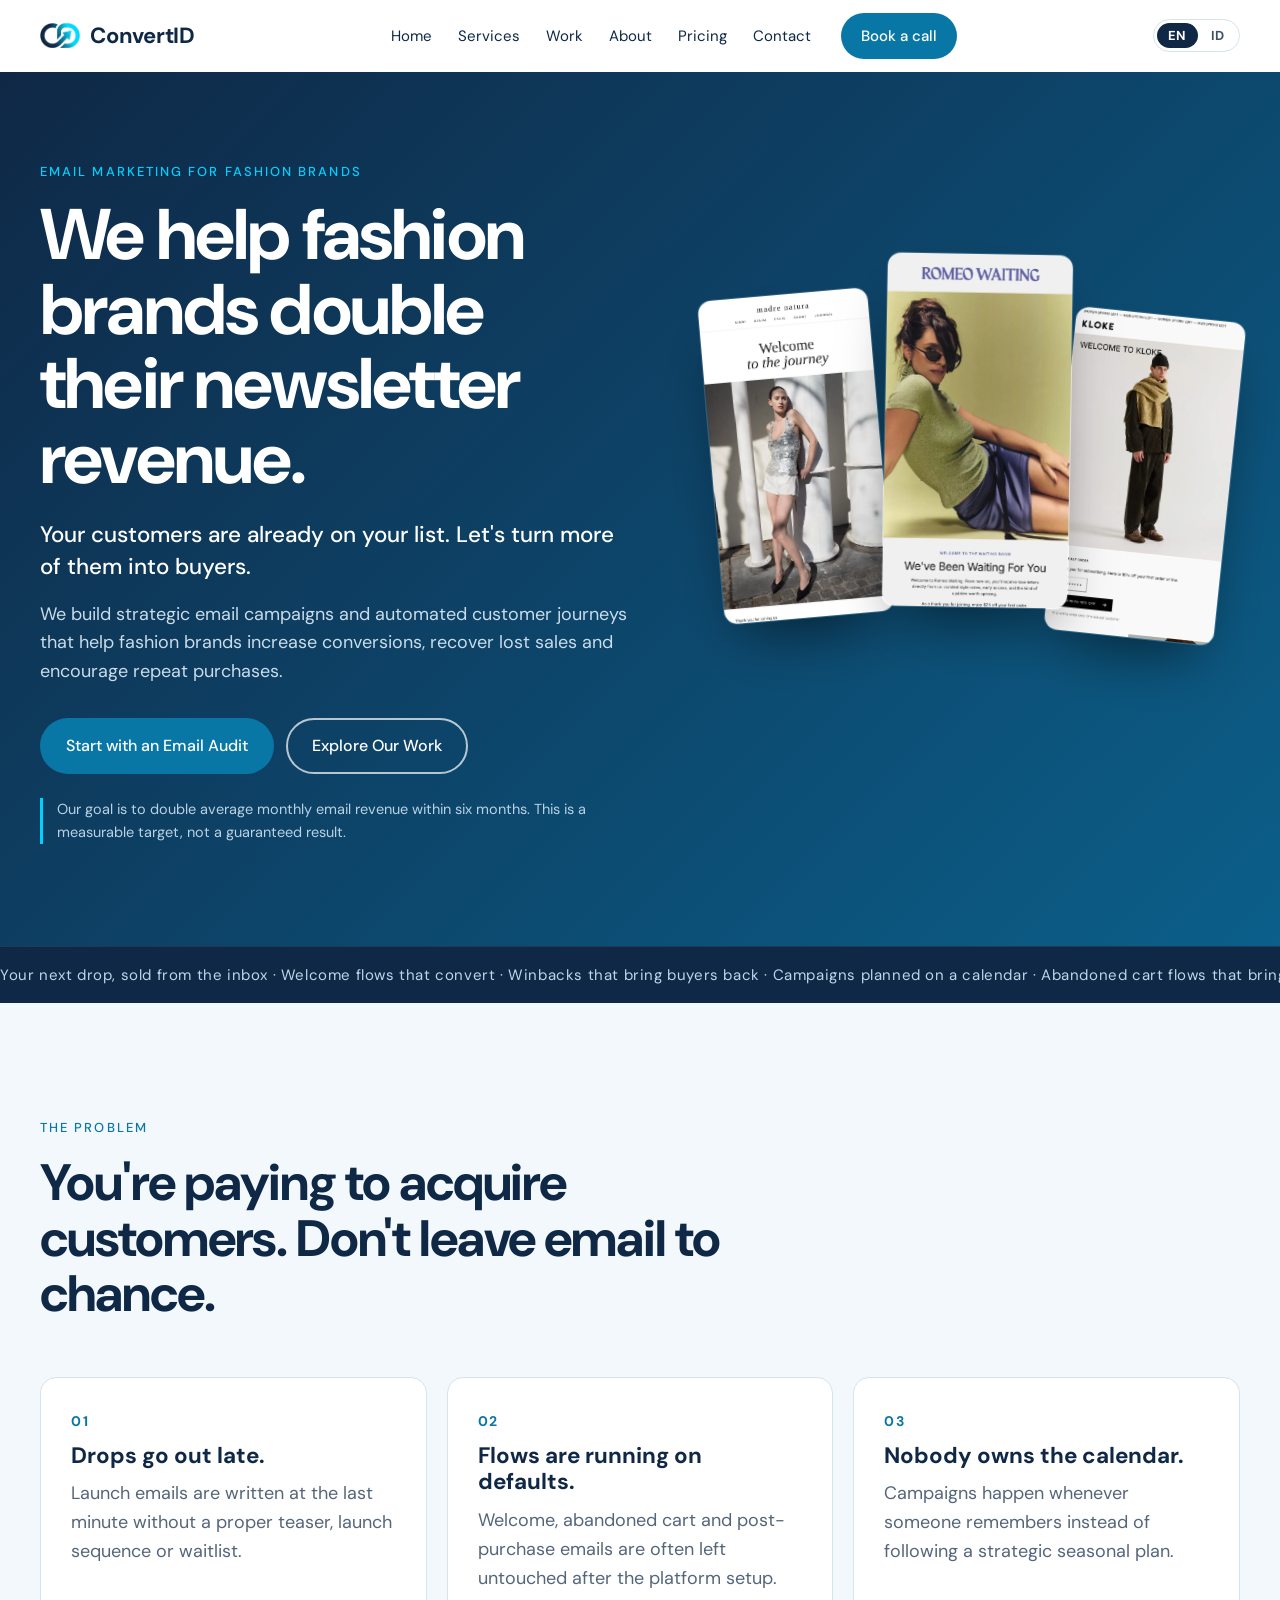
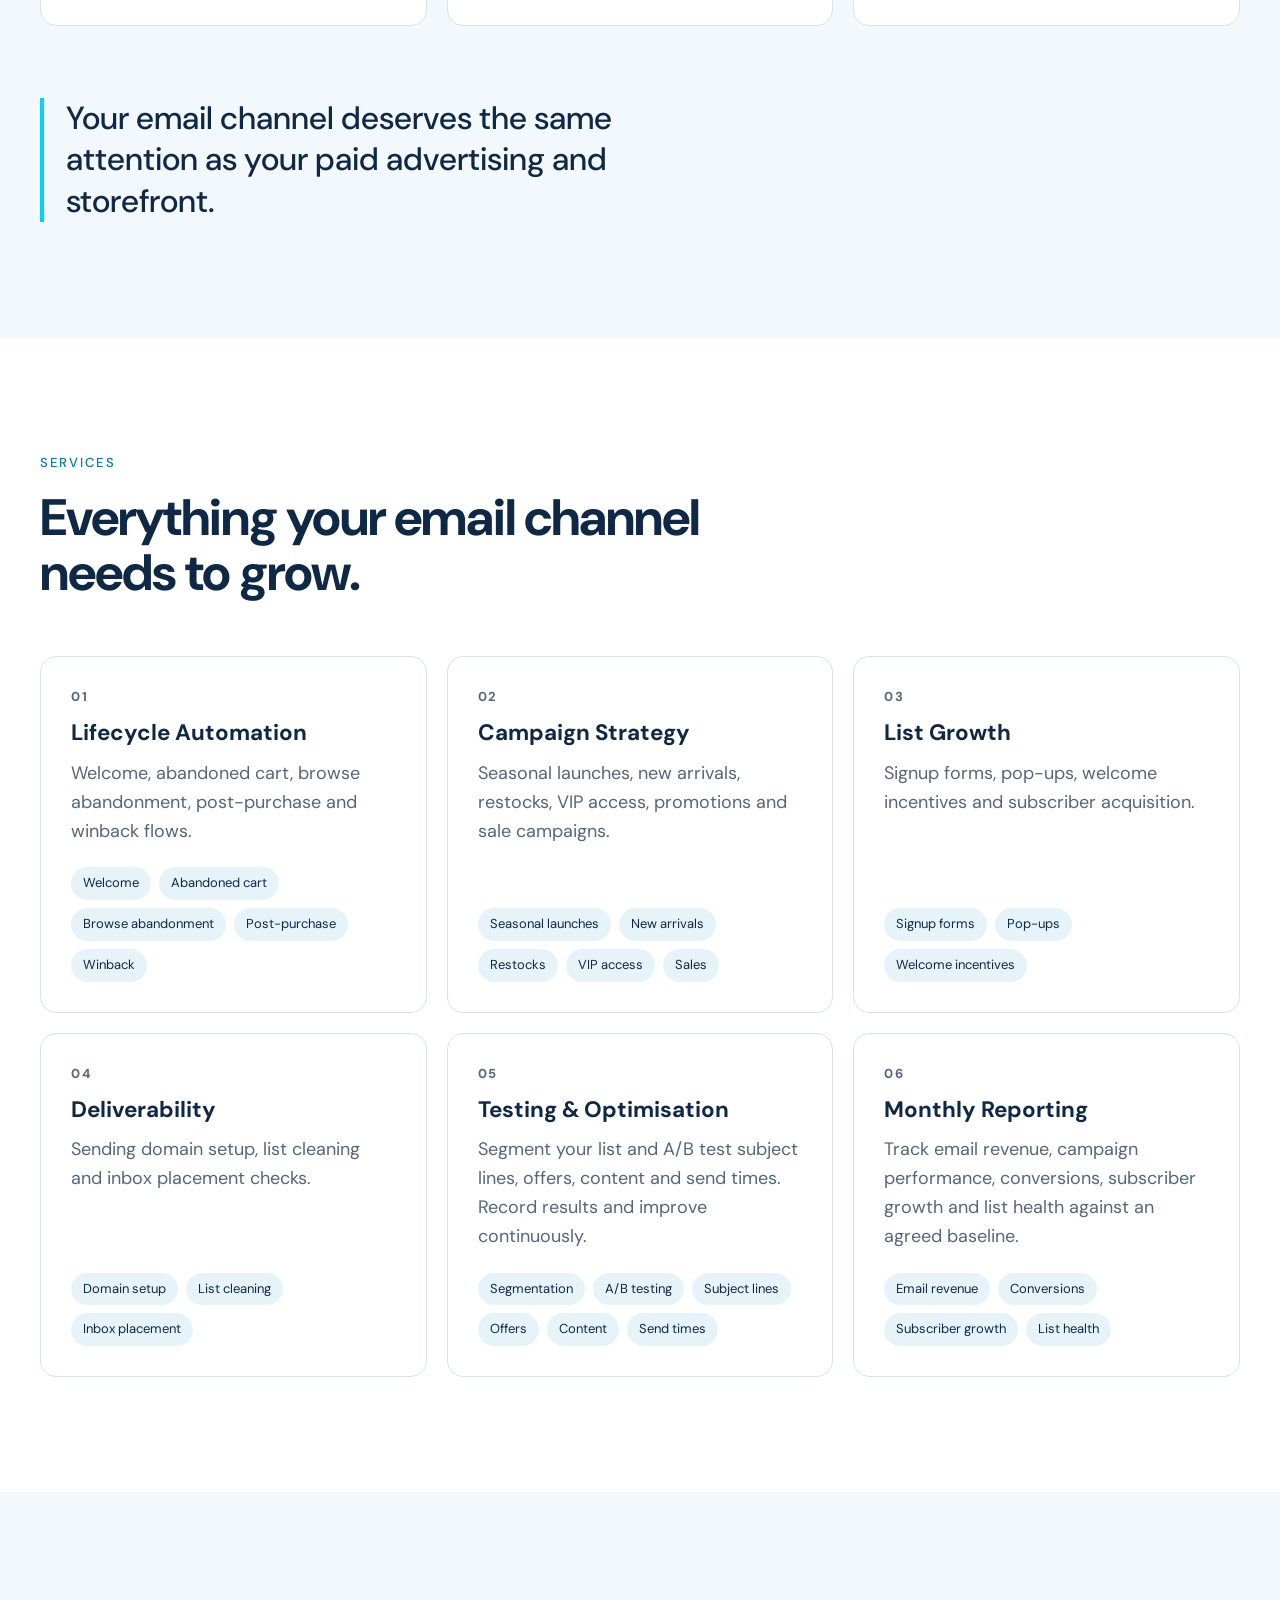
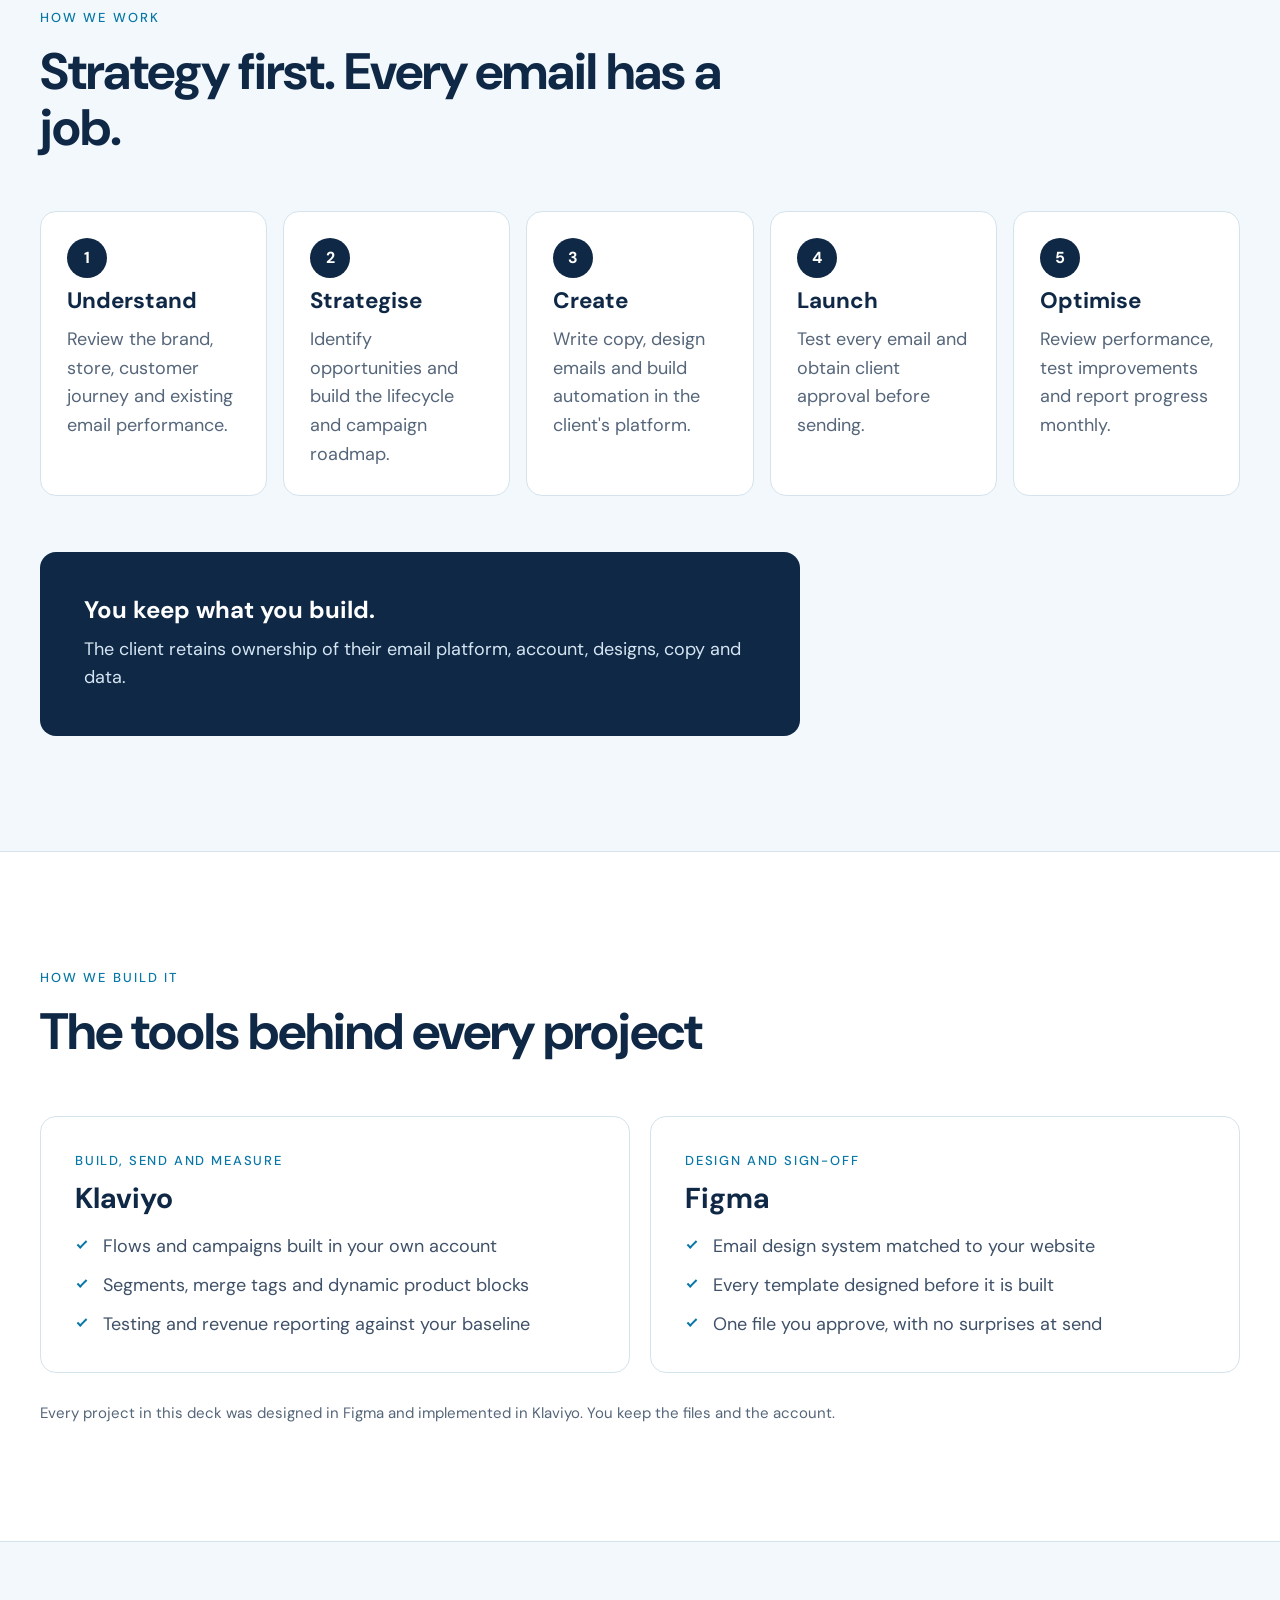
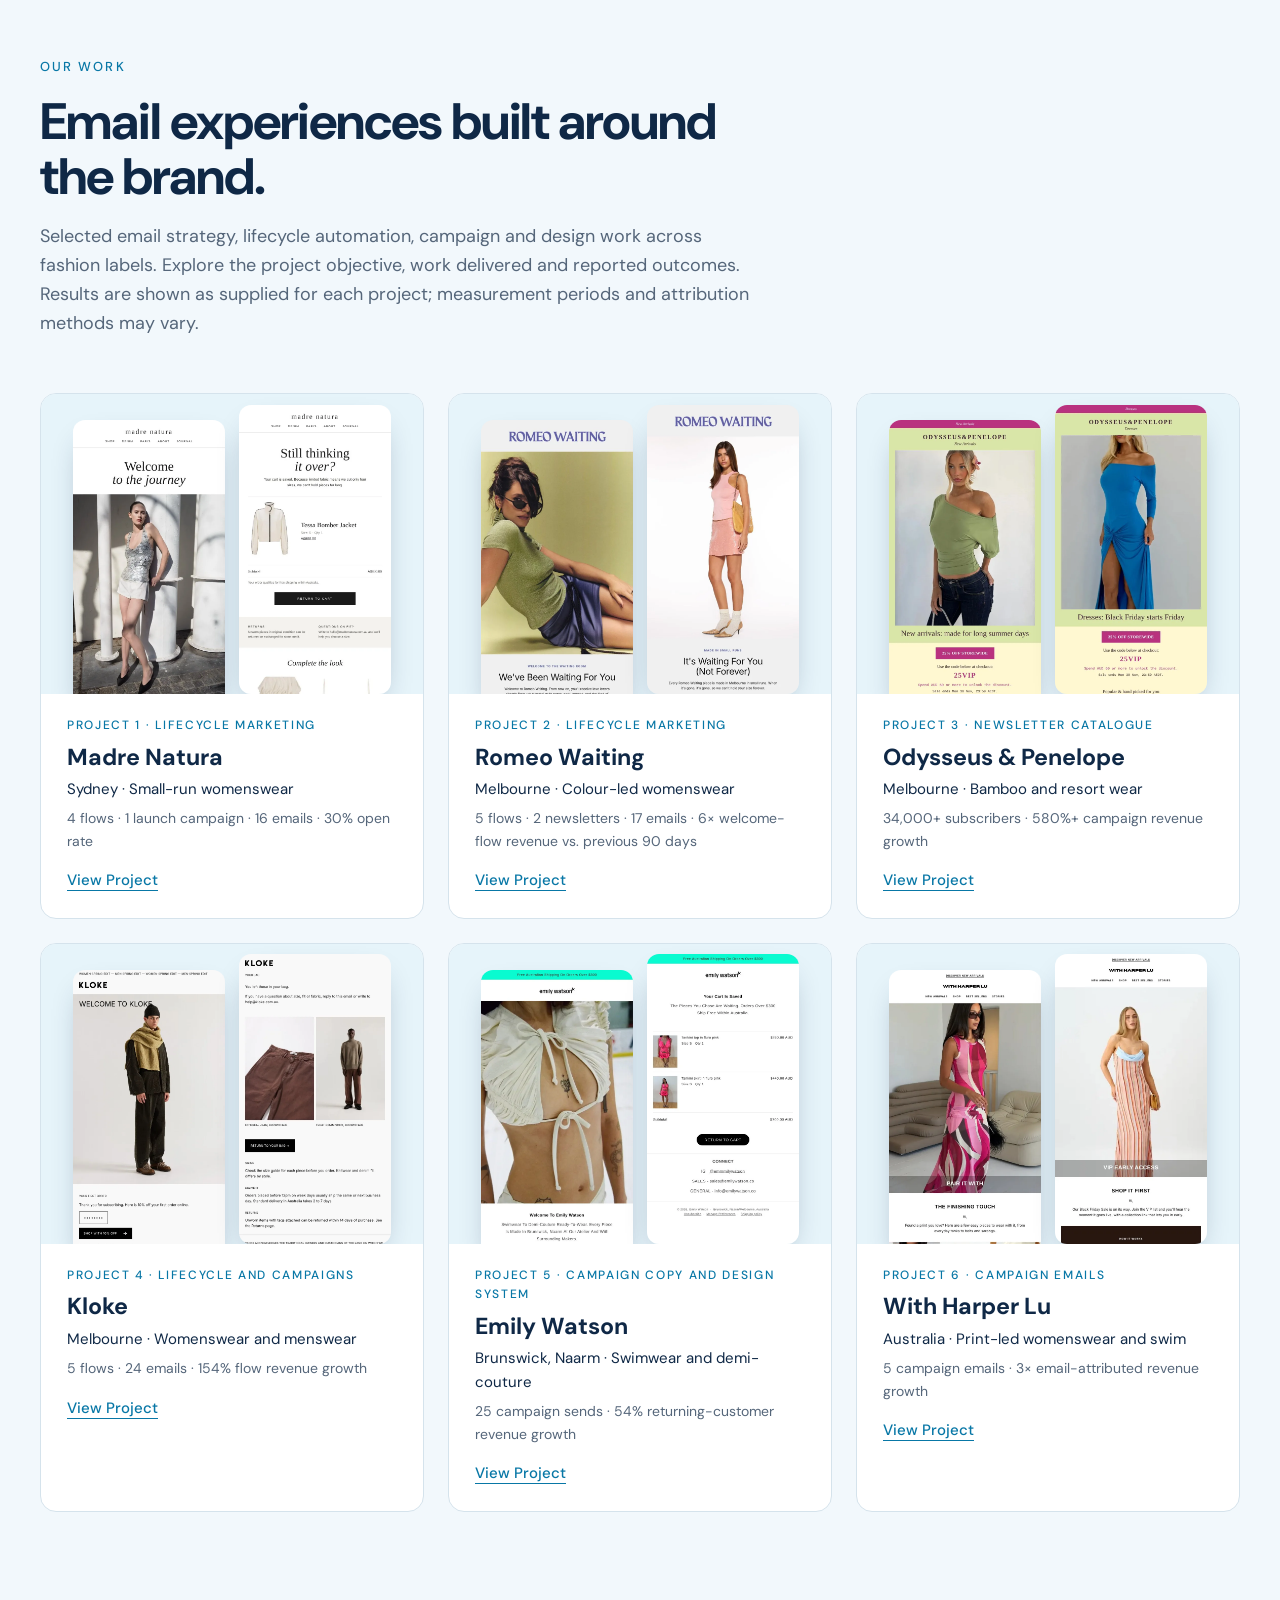
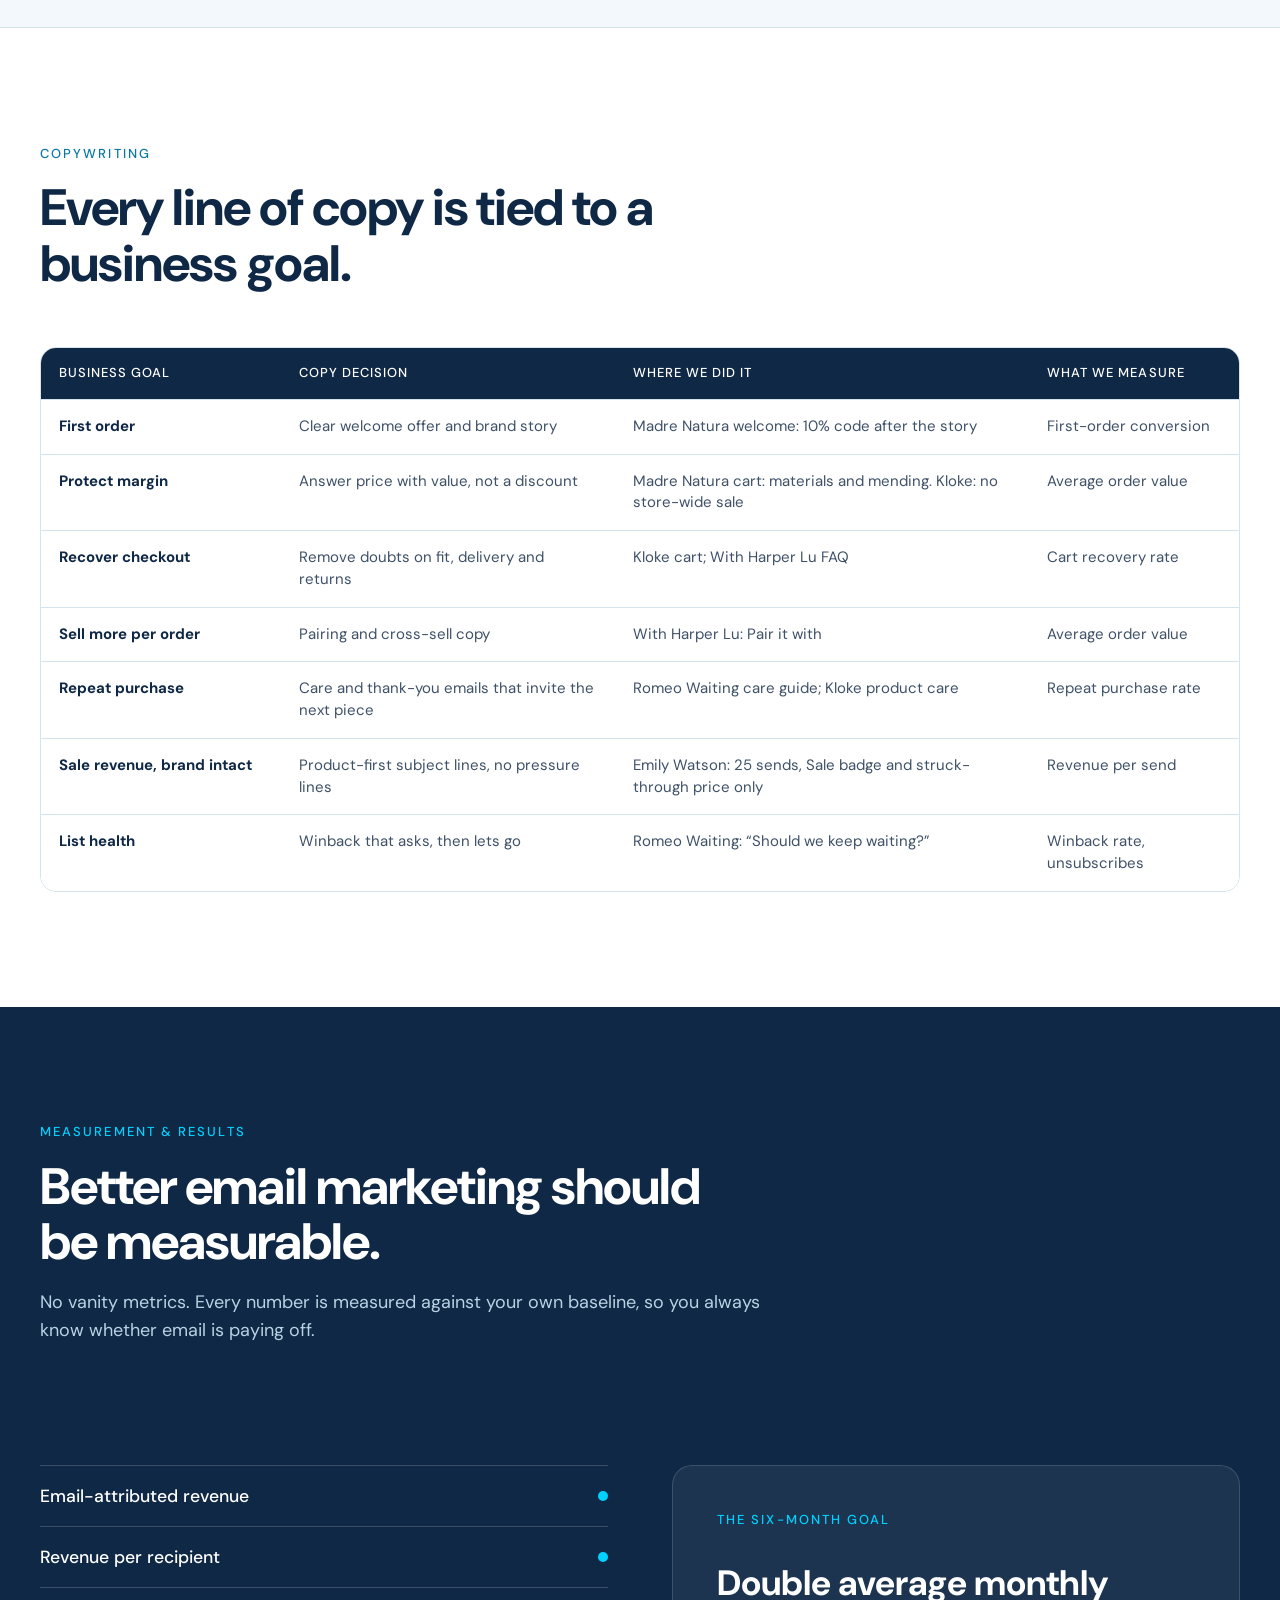
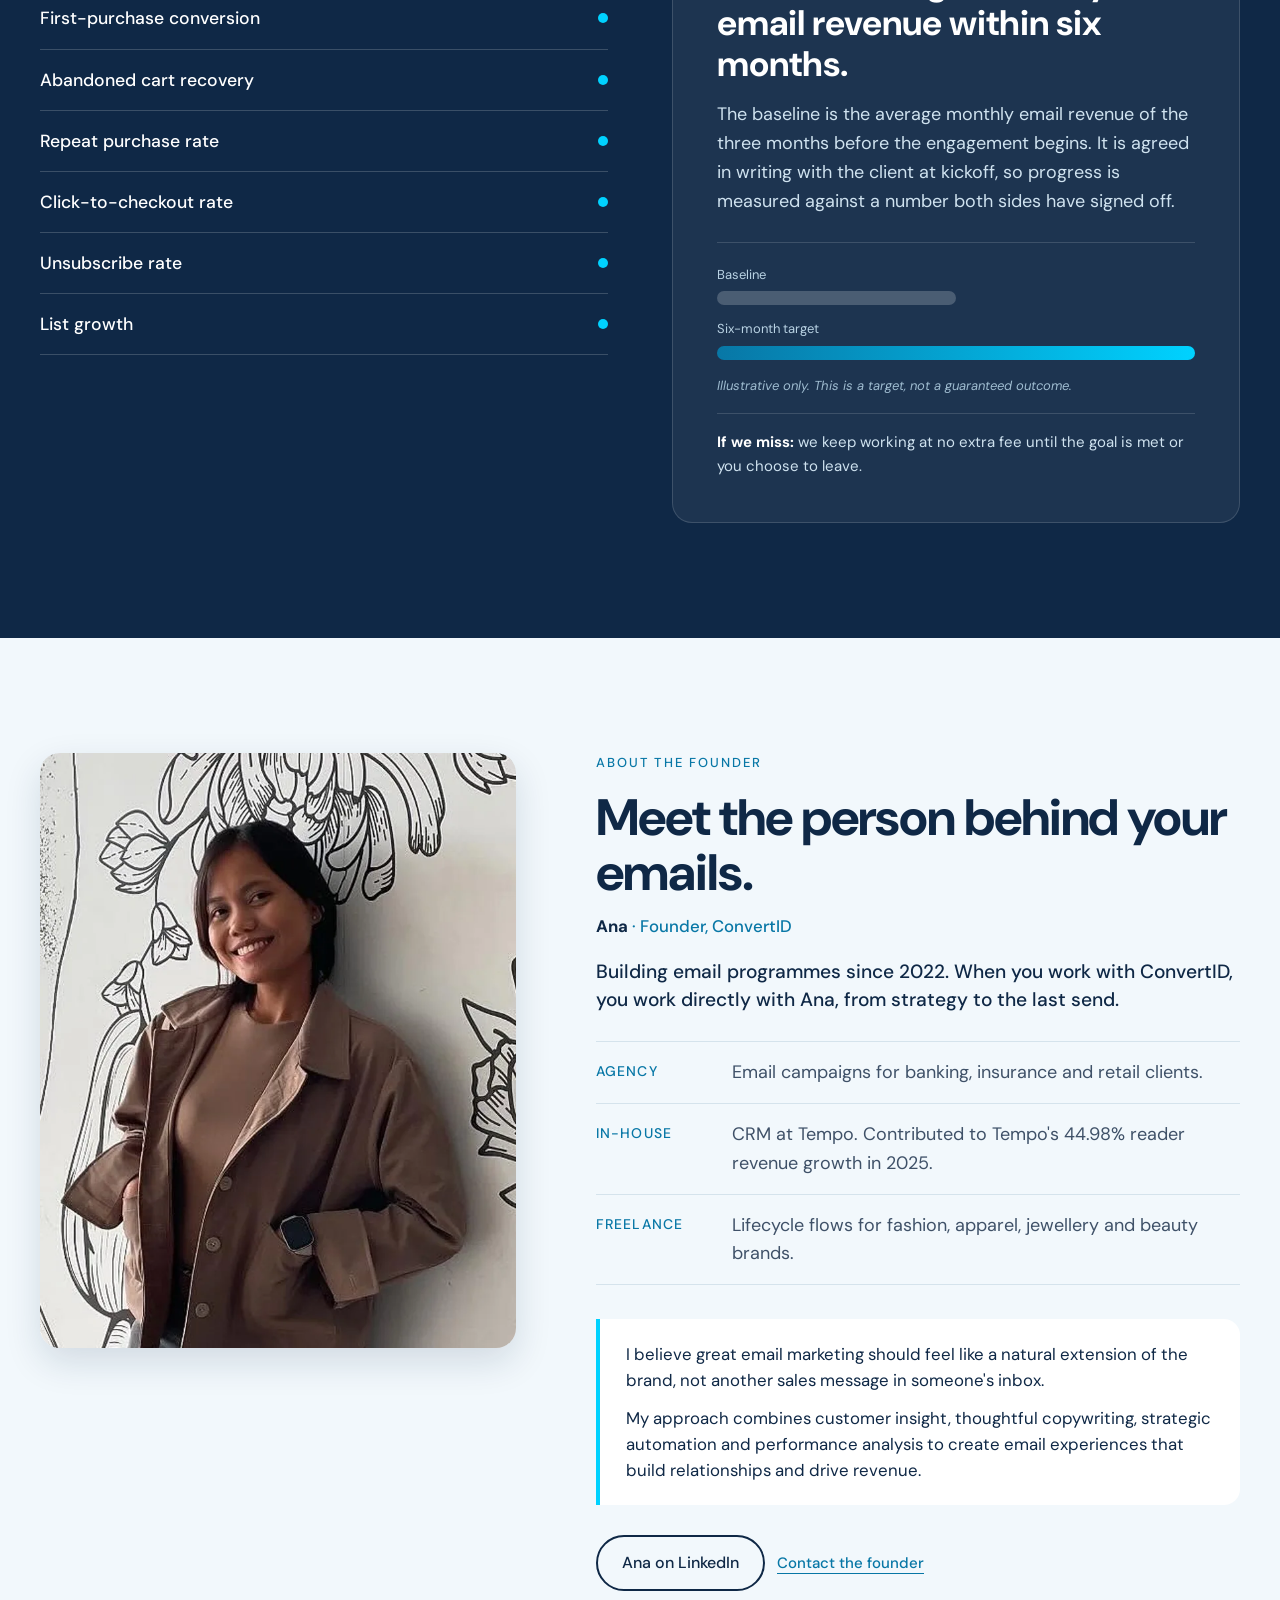
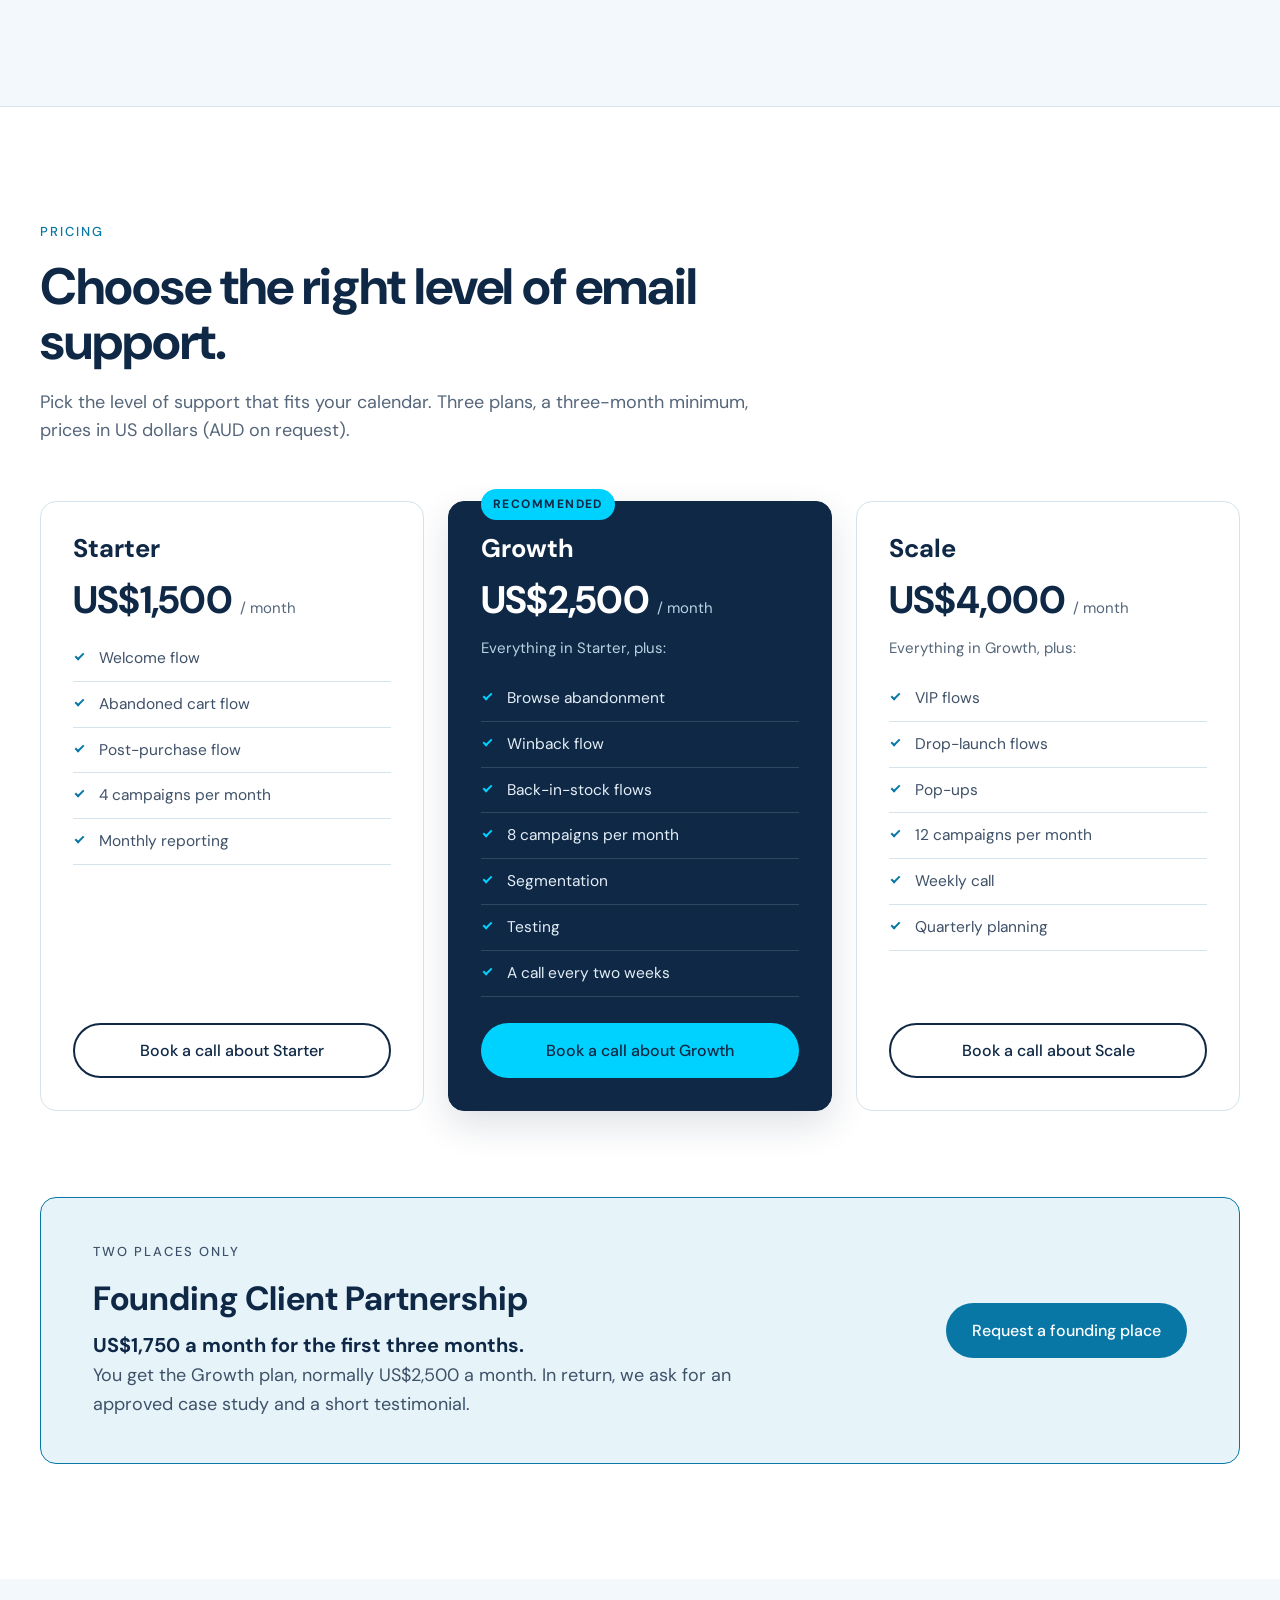
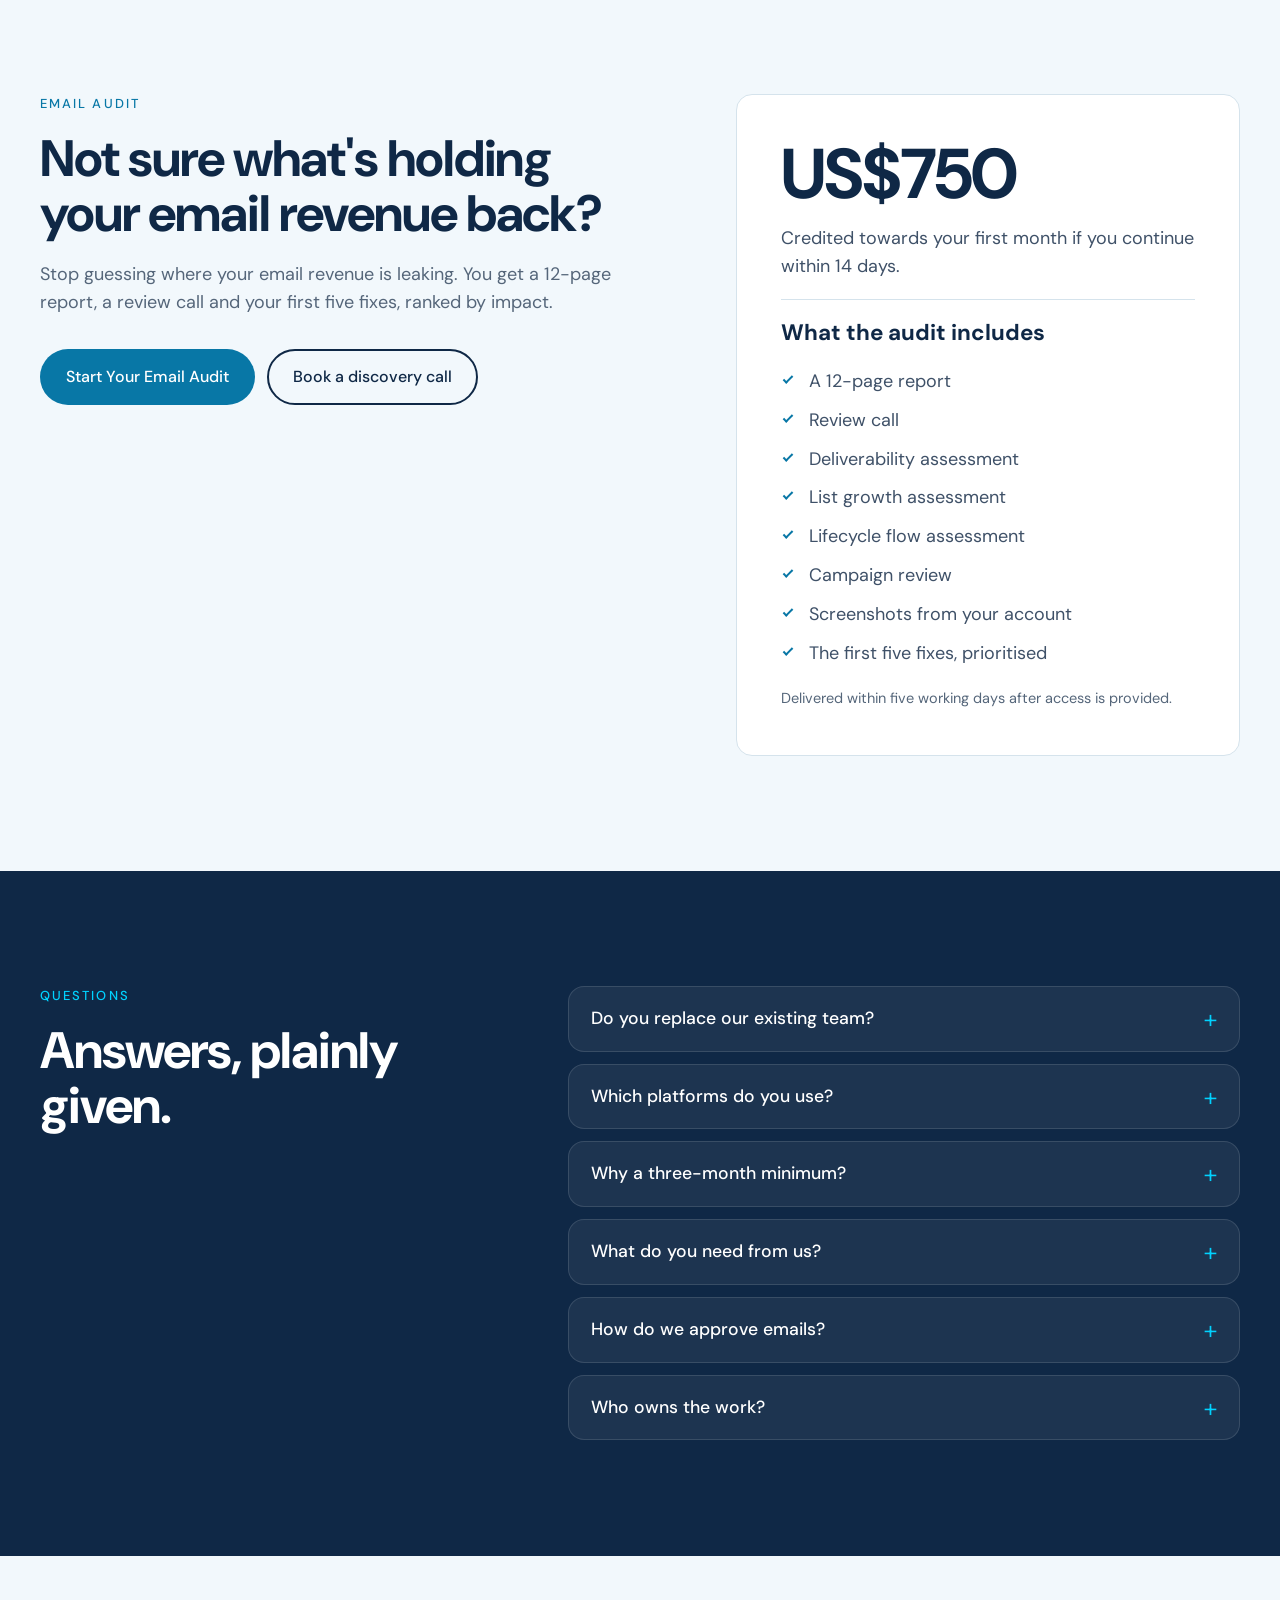
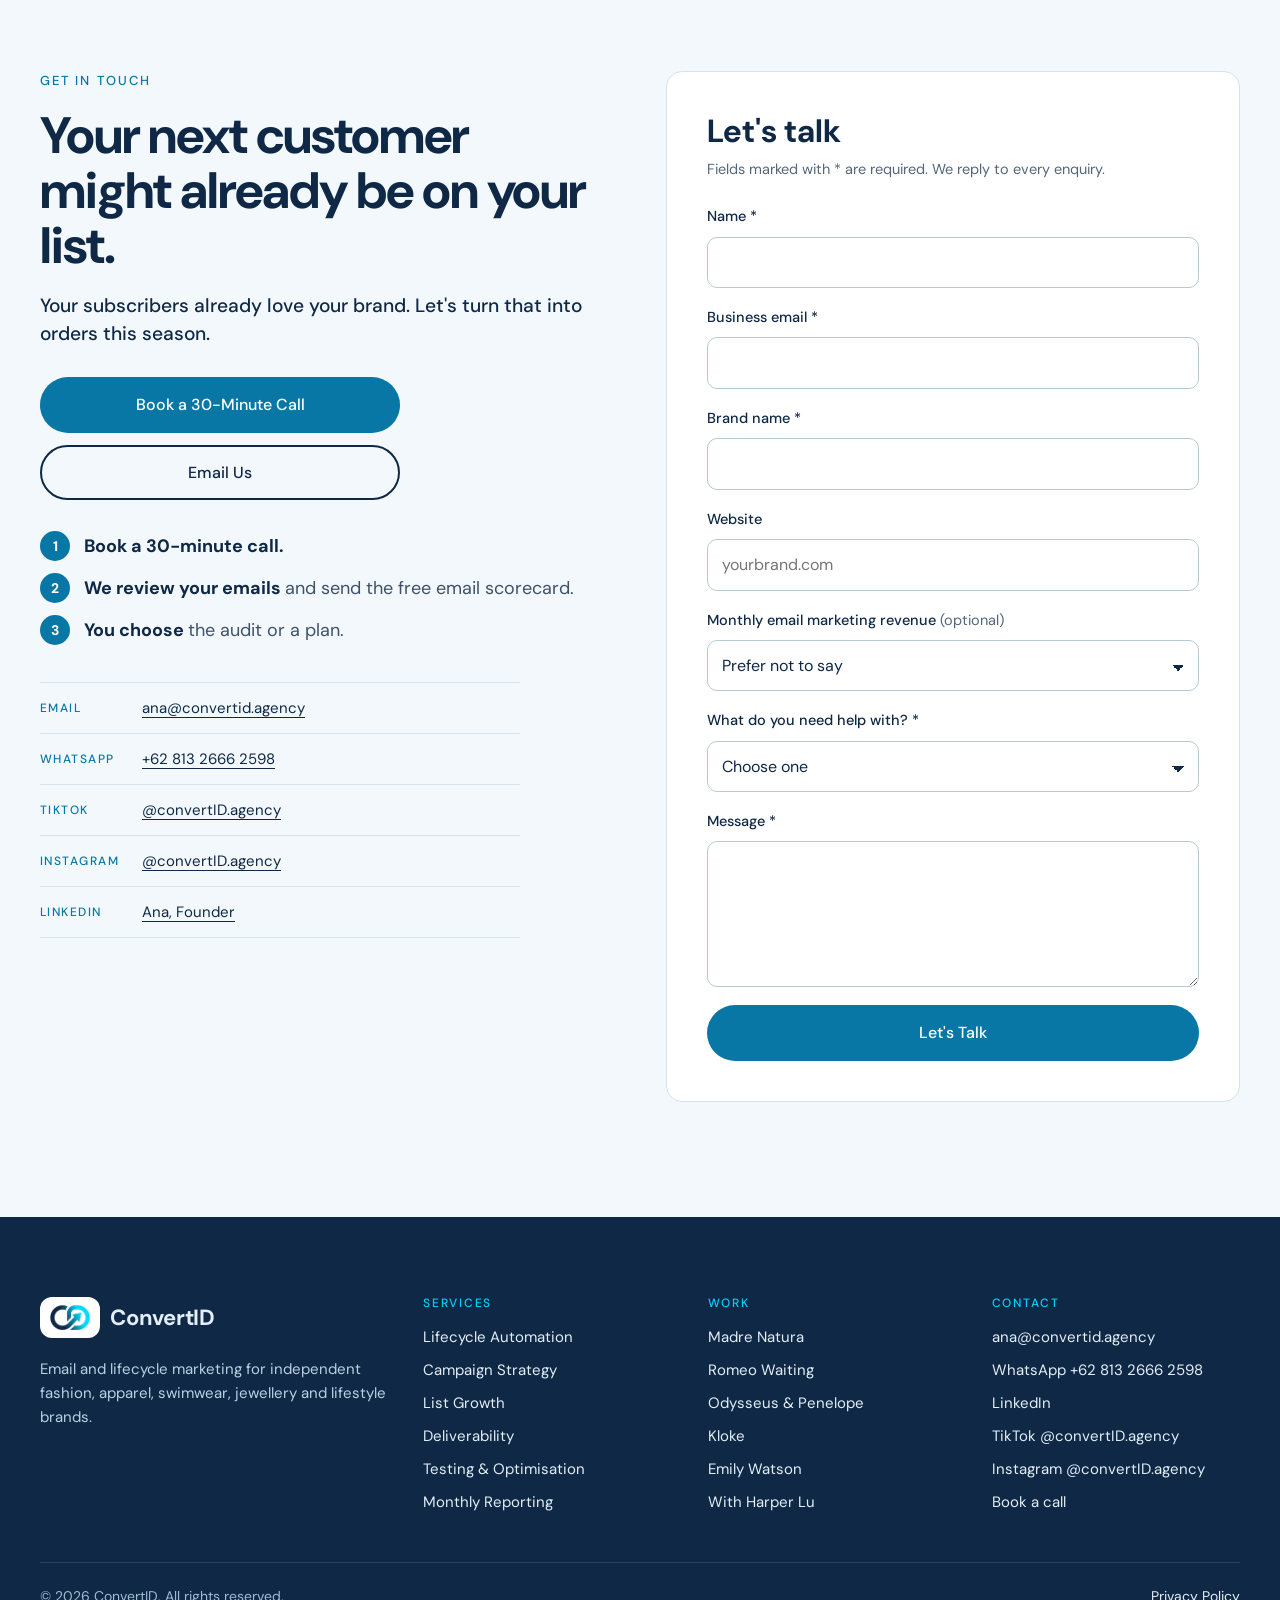
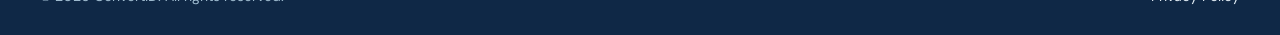
<file: index.html>
<!doctype html>
<html lang="en-AU">
<head>
  <meta charset="utf-8">
  <meta name="viewport" content="width=device-width, initial-scale=1">
  <script>document.documentElement.classList.add('js');</script>

  <title>ConvertID | Email Marketing for Fashion Brands</title>
  <meta name="description" content="ConvertID helps independent fashion, apparel, swimwear, jewellery and lifestyle brands grow newsletter revenue through lifecycle flows, campaign calendars and monthly reporting.">
  <meta name="theme-color" content="#0F2846">

  <meta property="og:type" content="website">
  <meta property="og:title" content="ConvertID | Email Marketing for Fashion Brands">
  <meta property="og:description" content="We help fashion brands double their newsletter revenue. Lifecycle flows, campaign calendars and monthly reporting.">
  <meta property="og:locale" content="en_AU">
  <meta property="og:url" content="https://convertid.agency/">
  <meta property="og:image" content="https://convertid.agency/assets/images/og-image.jpg">
  <meta property="og:image:width" content="1200">
  <meta property="og:image:height" content="630">
  <meta property="og:site_name" content="ConvertID">
  <meta name="twitter:card" content="summary_large_image">
  <meta name="twitter:title" content="ConvertID | Email Marketing for Fashion Brands">
  <meta name="twitter:image" content="https://convertid.agency/assets/images/og-image.jpg">
  <link rel="canonical" href="https://convertid.agency/">
  <link rel="alternate" hreflang="en" href="https://convertid.agency/">
  <link rel="alternate" hreflang="id" href="https://convertid.agency/id/">
  <link rel="alternate" hreflang="x-default" href="https://convertid.agency/">

  <link rel="icon" type="image/png" sizes="32x32" href="assets/images/favicon-32.png">
  <link rel="apple-touch-icon" href="assets/images/apple-touch-icon.png">
  <link rel="preconnect" href="https://fonts.googleapis.com">
  <link rel="preconnect" href="https://fonts.gstatic.com" crossorigin>
  <link rel="stylesheet" href="https://fonts.googleapis.com/css2?family=DM+Sans:wght@400;500;700&display=swap">
  <link rel="stylesheet" href="assets/css/styles.css">

  <script type="application/ld+json">
  {
    "@context": "https://schema.org",
    "@type": "ProfessionalService",
    "name": "ConvertID",
    "description": "Email and lifecycle marketing agency for independent fashion, apparel, swimwear, jewellery and lifestyle ecommerce brands.",
    "email": "ana@convertid.agency",
    "sameAs": [
      "https://linkedin.com/in/anajumiati/",
      "https://www.tiktok.com/@convertID.agency",
      "https://www.instagram.com/convertid.agency/"
    ],
    "areaServed": ["AU", "US", "GB", "CA"],
    "serviceType": ["Email marketing", "Lifecycle automation", "Campaign strategy", "Email deliverability", "Email reporting"]
  }
  </script>
</head>
<body>

<a class="skip-link" href="#main">Skip to content</a>

<!-- ============ HEADER ============ -->
<header class="site-header" id="site-header">
  <div class="container header-inner">
    <a class="brand" href="#top" aria-label="ConvertID home">
      <img src="assets/images/convertid-logo-mark.png" width="332" height="207" alt="" class="brand-mark"><span>ConvertID</span>
    </a>

    <nav class="site-nav" id="site-nav" aria-label="Primary">
      <ul>
        <li><a href="#top">Home</a></li>
        <li><a href="#services">Services</a></li>
        <li><a href="#work">Work</a></li>
        <li><a href="#about">About</a></li>
        <li><a href="#pricing">Pricing</a></li>
        <li><a href="#contact">Contact</a></li>
      </ul>
      <a class="btn btn-primary btn-small nav-cta" href="https://calendly.com/anajumiati/30min" target="_blank" rel="noopener">Book a call</a>
    </nav>

    <nav class="lang-switch" aria-label="Language"><a href="#top" hreflang="en" aria-current="page" lang="en">EN</a><a href="id/" hreflang="id" lang="id">ID</a></nav>
    <button class="nav-toggle" id="nav-toggle" type="button" aria-expanded="false" aria-controls="site-nav">
      <span class="nav-toggle-label">Menu</span>
      <span class="nav-toggle-bars" aria-hidden="true"><span></span><span></span></span>
    </button>
  </div>
</header>

<main id="main">

<!-- ============ 1. HERO ============ -->
<section class="hero" id="top" aria-labelledby="hero-title">
  <div class="container hero-grid">
    <div class="hero-copy">
      <p class="eyebrow">Email marketing for fashion brands</p>
      <h1 id="hero-title">We help fashion brands double their newsletter revenue.</h1>
      <p class="lead">Your customers are already on your list. Let's turn more of them into buyers.</p>
      <p class="body-copy">We build strategic email campaigns and automated customer journeys that help fashion brands increase conversions, recover lost sales and encourage repeat purchases.</p>

      <div class="cta-row">
        <a class="btn btn-primary" href="#audit">Start with an Email Audit</a>
        <a class="btn btn-outline" href="#work">Explore Our Work</a>
      </div>

      <p class="fine-print">Our goal is to double average monthly email revenue within six months. This is a measurable target, not a guaranteed result.</p>
    </div>

    <div class="hero-media" aria-hidden="true">
      <img class="hero-shot shot-a" src="assets/images/work/madre-welcome.webp" width="600" height="1145" alt="">
      <img class="hero-shot shot-b" src="assets/images/work/romeo-welcome.webp" width="600" height="1145" alt="">
      <img class="hero-shot shot-c" src="assets/images/work/kloke-welcome.webp" width="600" height="1145" alt="">
    </div>
  </div>
</section>

<div class="marquee" aria-label="Brands we work with by category">
    <div class="marquee-track">
      <p>Your next drop, sold from the inbox · Welcome flows that convert · Winbacks that bring buyers back · Campaigns planned on a calendar · Abandoned cart flows that bring shoppers back · Post-purchase emails that invite the next order · Launches that build anticipation · Segmented messages for every customer · Email that reflects your brand and products · Lifecycle programmes built for fashion and ecommerce · Reporting against your agreed baseline</p>
      <p aria-hidden="true">Your next drop, sold from the inbox · Welcome flows that convert · Winbacks that bring buyers back · Campaigns planned on a calendar · Abandoned cart flows that bring shoppers back · Post-purchase emails that invite the next order · Launches that build anticipation · Segmented messages for every customer · Email that reflects your brand and products · Lifecycle programmes built for fashion and ecommerce · Reporting against your agreed baseline</p>
    </div>
  </div>

<!-- ============ 2. PROBLEM ============ -->
<section class="section problem" id="problem" aria-labelledby="problem-title">
  <div class="container">
    <header class="section-head reveal">
      <p class="eyebrow">The problem</p>
      <h2 id="problem-title">You're paying to acquire customers. Don't leave email to chance.</h2>
    </header>

    <ol class="problem-list">
      <li class="problem-item card reveal">
        <span class="numeral" aria-hidden="true">01</span>
        <h3>Drops go out late.</h3>
        <p>Launch emails are written at the last minute without a proper teaser, launch sequence or waitlist.</p>
      </li>
      <li class="problem-item card reveal">
        <span class="numeral" aria-hidden="true">02</span>
        <h3>Flows are running on defaults.</h3>
        <p>Welcome, abandoned cart and post-purchase emails are often left untouched after the platform setup.</p>
      </li>
      <li class="problem-item card reveal">
        <span class="numeral" aria-hidden="true">03</span>
        <h3>Nobody owns the calendar.</h3>
        <p>Campaigns happen whenever someone remembers instead of following a strategic seasonal plan.</p>
      </li>
    </ol>

    <p class="pull-statement reveal">Your email channel deserves the same attention as your paid advertising and storefront.</p>
  </div>
</section>

<!-- ============ 3. SERVICES ============ -->
<section class="section services" id="services" aria-labelledby="services-title">
  <div class="container">
    <header class="section-head reveal">
      <p class="eyebrow">Services</p>
      <h2 id="services-title">Everything your email channel needs to grow.</h2>
    </header>

    <div class="service-grid">
      <article class="service card reveal">
        <p class="service-index" aria-hidden="true">01</p>
        <h3>Lifecycle Automation</h3>
        <p>Welcome, abandoned cart, browse abandonment, post-purchase and winback flows.</p>
        <ul class="tags" aria-label="Included flows">
          <li>Welcome</li><li>Abandoned cart</li><li>Browse abandonment</li><li>Post-purchase</li><li>Winback</li>
        </ul>
      </article>

      <article class="service card reveal">
        <p class="service-index" aria-hidden="true">02</p>
        <h3>Campaign Strategy</h3>
        <p>Seasonal launches, new arrivals, restocks, VIP access, promotions and sale campaigns.</p>
        <ul class="tags" aria-label="Campaign types">
          <li>Seasonal launches</li><li>New arrivals</li><li>Restocks</li><li>VIP access</li><li>Sales</li>
        </ul>
      </article>

      <article class="service card reveal">
        <p class="service-index" aria-hidden="true">03</p>
        <h3>List Growth</h3>
        <p>Signup forms, pop-ups, welcome incentives and subscriber acquisition.</p>
        <ul class="tags" aria-label="List growth tools">
          <li>Signup forms</li><li>Pop-ups</li><li>Welcome incentives</li>
        </ul>
      </article>

      <article class="service card reveal">
        <p class="service-index" aria-hidden="true">04</p>
        <h3>Deliverability</h3>
        <p>Sending domain setup, list cleaning and inbox placement checks.</p>
        <ul class="tags" aria-label="Deliverability work">
          <li>Domain setup</li><li>List cleaning</li><li>Inbox placement</li>
        </ul>
      </article>

      <article class="service card reveal">
        <p class="service-index" aria-hidden="true">05</p>
        <h3>Testing &amp; Optimisation</h3>
        <p>Segment your list and A/B test subject lines, offers, content and send times. Record results and improve continuously.</p>
        <ul class="tags" aria-label="Things we test">
          <li>Segmentation</li><li>A/B testing</li><li>Subject lines</li><li>Offers</li><li>Content</li><li>Send times</li>
        </ul>
      </article>

      <article class="service card reveal">
        <p class="service-index" aria-hidden="true">06</p>
        <h3>Monthly Reporting</h3>
        <p>Track email revenue, campaign performance, conversions, subscriber growth and list health against an agreed baseline.</p>
        <ul class="tags" aria-label="Reported metrics">
          <li>Email revenue</li><li>Conversions</li><li>Subscriber growth</li><li>List health</li>
        </ul>
      </article>
    </div>
  </div>
</section>

<!-- ============ 4. HOW WE WORK ============ -->
<section class="section process" id="process" aria-labelledby="process-title">
  <div class="container">
    <header class="section-head reveal">
      <p class="eyebrow">How we work</p>
      <h2 id="process-title">Strategy first. Every email has a job.</h2>
    </header>

    <ol class="steps">
      <li class="step reveal">
        <span class="step-num">1</span>
        <h3>Understand</h3>
        <p>Review the brand, store, customer journey and existing email performance.</p>
      </li>
      <li class="step reveal">
        <span class="step-num">2</span>
        <h3>Strategise</h3>
        <p>Identify opportunities and build the lifecycle and campaign roadmap.</p>
      </li>
      <li class="step reveal">
        <span class="step-num">3</span>
        <h3>Create</h3>
        <p>Write copy, design emails and build automation in the client's platform.</p>
      </li>
      <li class="step reveal">
        <span class="step-num">4</span>
        <h3>Launch</h3>
        <p>Test every email and obtain client approval before sending.</p>
      </li>
      <li class="step reveal">
        <span class="step-num">5</span>
        <h3>Optimise</h3>
        <p>Review performance, test improvements and report progress monthly.</p>
      </li>
    </ol>

    <aside class="ownership reveal">
      <h3>You keep what you build.</h3>
      <p>The client retains ownership of their email platform, account, designs, copy and data.</p>
    </aside>
  </div>
</section>

<!-- ============ 5. TOOLS ============ -->
<section class="section tools" id="tools" aria-labelledby="tools-title">
  <div class="container">
    <header class="section-head reveal">
      <p class="eyebrow">How we build it</p>
      <h2 id="tools-title">The tools behind every project</h2>
    </header>
    <div class="tool-grid">
      <article class="card tool reveal">
        <p class="tool-label">Build, send and measure</p>
        <h3>Klaviyo</h3>
        <ul class="check-list">
          <li>Flows and campaigns built in your own account</li>
          <li>Segments, merge tags and dynamic product blocks</li>
          <li>Testing and revenue reporting against your baseline</li>
        </ul>
      </article>
      <article class="card tool reveal">
        <p class="tool-label">Design and sign-off</p>
        <h3>Figma</h3>
        <ul class="check-list">
          <li>Email design system matched to your website</li>
          <li>Every template designed before it is built</li>
          <li>One file you approve, with no surprises at send</li>
        </ul>
      </article>
    </div>
    <p class="note reveal">Every project in this deck was designed in Figma and implemented in Klaviyo. You keep the files and the account.</p>
  </div>
</section>

<!-- ============ 6. PORTFOLIO ============ -->
<section class="section work" id="work" aria-labelledby="work-title">
  <div class="container">
    <header class="section-head reveal">
      <p class="eyebrow">Our work</p>
      <h2 id="work-title">Email experiences built around the brand.</h2>
      <p class="section-intro">Selected email strategy, lifecycle automation, campaign and design work across fashion labels. Explore the project objective, work delivered and reported outcomes. Results are shown as supplied for each project; measurement periods and attribution methods may vary.</p>
    </header>

    <div class="project-grid">

      <!-- 01 Madre Natura -->
      <article class="project card reveal">
        <div class="project-thumb">
          <img src="assets/images/work/madre-welcome.webp" width="600" height="1145" alt="Madre Natura welcome email" loading="lazy" decoding="async">
          <img src="assets/images/work/madre-cart.webp" width="600" height="1145" alt="Madre Natura abandoned cart email" loading="lazy" decoding="async">
        </div>
        <div class="project-body">
          <p class="project-tag">Project 1 · Lifecycle marketing</p>
          <h3>Madre Natura</h3>
          <p class="project-meta">Sydney · Small-run womenswear</p>
          <p class="project-stats">4 flows · 1 launch campaign · 16 emails · 30% open rate</p>
          <button class="btn btn-text" type="button" data-dialog="project-madre" aria-haspopup="dialog">View Project</button>
        </div>
      </article>

      <!-- 02 Romeo Waiting -->
      <article class="project card reveal">
        <div class="project-thumb">
          <img src="assets/images/work/romeo-welcome.webp" width="600" height="1145" alt="Romeo Waiting welcome email" loading="lazy" decoding="async">
          <img src="assets/images/work/romeo-cart.webp" width="600" height="1145" alt="Romeo Waiting abandoned cart email" loading="lazy" decoding="async">
        </div>
        <div class="project-body">
          <p class="project-tag">Project 2 · Lifecycle marketing</p>
          <h3>Romeo Waiting</h3>
          <p class="project-meta">Melbourne · Colour-led womenswear</p>
          <p class="project-stats">5 flows · 2 newsletters · 17 emails · 6× welcome-flow revenue vs. previous 90 days</p>
          <button class="btn btn-text" type="button" data-dialog="project-romeo" aria-haspopup="dialog">View Project</button>
        </div>
      </article>

      <!-- 03 Odysseus & Penelope -->
      <article class="project card reveal">
        <div class="project-thumb">
          <img src="assets/images/work/op-new-arrivals.webp" width="600" height="1145" alt="Odysseus and Penelope new arrivals email" loading="lazy" decoding="async">
          <img src="assets/images/work/op-black-friday.webp" width="600" height="1145" alt="Odysseus and Penelope Black Friday email" loading="lazy" decoding="async">
        </div>
        <div class="project-body">
          <p class="project-tag">Project 3 · Newsletter catalogue</p>
          <h3>Odysseus &amp; Penelope</h3>
          <p class="project-meta">Melbourne · Bamboo and resort wear</p>
          <p class="project-stats">34,000+ subscribers · 580%+ campaign revenue growth</p>
          <button class="btn btn-text" type="button" data-dialog="project-odysseus" aria-haspopup="dialog">View Project</button>
        </div>
      </article>

      <!-- 04 Kloke -->
      <article class="project card reveal">
        <div class="project-thumb">
          <img src="assets/images/work/kloke-welcome.webp" width="600" height="1145" alt="Kloke welcome email" loading="lazy" decoding="async">
          <img src="assets/images/work/kloke-cart.webp" width="600" height="1145" alt="Kloke abandoned cart email" loading="lazy" decoding="async">
        </div>
        <div class="project-body">
          <p class="project-tag">Project 4 · Lifecycle and campaigns</p>
          <h3>Kloke</h3>
          <p class="project-meta">Melbourne · Womenswear and menswear</p>
          <p class="project-stats">5 flows · 24 emails · 154% flow revenue growth</p>
          <button class="btn btn-text" type="button" data-dialog="project-kloke" aria-haspopup="dialog">View Project</button>
        </div>
      </article>

      <!-- 05 Emily Watson -->
      <article class="project card reveal">
        <div class="project-thumb">
          <img src="assets/images/work/ew-welcome.webp" width="600" height="1145" alt="Emily Watson welcome email" loading="lazy" decoding="async">
          <img src="assets/images/work/ew-cart.webp" width="600" height="1145" alt="Emily Watson abandoned cart email" loading="lazy" decoding="async">
        </div>
        <div class="project-body">
          <p class="project-tag">Project 5 · Campaign copy and design system</p>
          <h3>Emily Watson</h3>
          <p class="project-meta">Brunswick, Naarm · Swimwear and demi-couture</p>
          <p class="project-stats">25 campaign sends · 54% returning-customer revenue growth</p>
          <button class="btn btn-text" type="button" data-dialog="project-emily" aria-haspopup="dialog">View Project</button>
        </div>
      </article>

      <!-- 06 With Harper Lu -->
      <article class="project card reveal">
        <div class="project-thumb">
          <img src="assets/images/work/hl-pair-it.webp" width="600" height="1145" alt="With Harper Lu pair it with email" loading="lazy" decoding="async">
          <img src="assets/images/work/hl-vip.webp" width="600" height="1145" alt="With Harper Lu VIP early access email" loading="lazy" decoding="async">
        </div>
        <div class="project-body">
          <p class="project-tag">Project 6 · Campaign emails</p>
          <h3>With Harper Lu</h3>
          <p class="project-meta">Australia · Print-led womenswear and swim</p>
          <p class="project-stats">5 campaign emails · 3× email-attributed revenue growth</p>
          <button class="btn btn-text" type="button" data-dialog="project-harper" aria-haspopup="dialog">View Project</button>
        </div>
      </article>
    </div>
  </div>

  <!-- ---------- Project detail dialogs ---------- -->
  <dialog class="project-dialog" id="project-madre" aria-labelledby="project-madre-title">
    <form method="dialog" class="dialog-close-form"><button class="dialog-close" type="submit">Close</button></form>
    <div class="dialog-body">
      <p class="eyebrow">Project 1 · Madre Natura</p>
      <h3 id="project-madre-title">Madre Natura</h3>
      <p class="dialog-lede">Building an email marketing system from zero</p>
      <dl class="project-facts"><div><dt>Industry &amp; location</dt><dd>Small-run womenswear · Sydney</dd></div><div><dt>Challenge</dt><dd>Madre Natura had no established email marketing system. Customer communication needed a structured approach to reach customers based on their shopping behaviours and lifecycle stages.</dd></div><div><dt>Goal</dt><dd>Establish a complete email marketing foundation that delivers relevant customer communication and supports ongoing engagement and sales.</dd></div><div><dt>Approach</dt><dd><ul class="check-list"><li>Implemented the email marketing system in Klaviyo.</li><li>Designed and developed core automated lifecycle flows.</li><li>Organised customer communication around shopping behaviours and lifecycle stages.</li><li>Created consistent email designs across key customer touchpoints.</li></ul></dd></div><div><dt>Results</dt><dd><ul class="designed"><li><b>30%</b> Open rate after implementation</li><li><b>2×</b> Click rate vs. previous baseline</li><li><b>90 days</b> To build the core lifecycle flow system</li></ul></dd></div></dl>
      <div class="dialog-previews">
        <figure><img src="assets/images/work/madre-welcome.webp" width="600" height="1145" alt="Madre Natura welcome email" loading="lazy"><figcaption><b>Welcome 1 of 4</b>Warm thank-you and the 10% welcome code.</figcaption></figure>
        <figure><img src="assets/images/work/madre-cart.webp" width="600" height="1145" alt="Madre Natura abandoned cart email" loading="lazy"><figcaption><b>Abandoned cart 1 of 3</b>Remind, with no discount, and answer fit questions.</figcaption></figure>
        <figure><img src="assets/images/work/madre-post-purchase.webp" width="600" height="1145" alt="Madre Natura post-purchase email" loading="lazy"><figcaption><b>Post-purchase 1 of 4</b>Thank the customer and set up care and mending.</figcaption></figure>
        <figure><img src="assets/images/work/madre-launch.webp" width="600" height="1145" alt="Madre Natura product launch email" loading="lazy"><figcaption><b>Product launch, day 1</b>A second wave of sales led by styling, not sale prices.</figcaption></figure>
      </div>
    </div>
  </dialog>

  <dialog class="project-dialog" id="project-romeo" aria-labelledby="project-romeo-title">
    <form method="dialog" class="dialog-close-form"><button class="dialog-close" type="submit">Close</button></form>
    <div class="dialog-body">
      <p class="eyebrow">Project 2 · Romeo Waiting</p>
      <h3 id="project-romeo-title">Romeo Waiting</h3>
      <p class="dialog-lede">Turning welcome automation into a revenue driver</p>
      <dl class="project-facts"><div><dt>Industry &amp; location</dt><dd>Colour-led womenswear · Melbourne</dd></div><div><dt>Challenge</dt><dd>The opportunity was to strengthen the welcome journey and increase the contribution of newsletters to overall email revenue.</dd></div><div><dt>Goal</dt><dd>Make the welcome flow a stronger revenue channel while improving the commercial impact of regular newsletter campaigns.</dd></div><div><dt>Approach</dt><dd><ul class="check-list"><li>Developed and optimised the welcome email flow.</li><li>Structured the subscriber journey to encourage first purchases.</li><li>Improved newsletter campaign communication.</li><li>Strengthened the role of automated and campaign emails within the customer journey.</li></ul></dd></div><div><dt>Results</dt><dd><ul class="designed"><li><b>6×</b> Welcome flow revenue. Growth vs. previous 90-day period</li><li><b>+200%</b> Newsletter revenue attribution</li></ul></dd></div></dl>
      <div class="dialog-previews">
        <figure><img src="assets/images/work/romeo-welcome.webp" width="600" height="1145" alt="Romeo Waiting welcome email" loading="lazy"><figcaption><b>Welcome 1 of 3</b>Introduce the brand and invite the first order.</figcaption></figure>
        <figure><img src="assets/images/work/romeo-cart.webp" width="600" height="1145" alt="Romeo Waiting abandoned cart email" loading="lazy"><figcaption><b>Abandoned cart 2 of 3</b>Honest urgency: small runs, so pieces don't wait forever.</figcaption></figure>
        <figure><img src="assets/images/work/romeo-post-purchase.webp" width="600" height="1145" alt="Romeo Waiting post-purchase email" loading="lazy"><figcaption><b>Post-purchase 1 of 4</b>Confirm the order and add a note from the studio.</figcaption></figure>
        <figure><img src="assets/images/work/romeo-winback.webp" width="600" height="1145" alt="Romeo Waiting winback email" loading="lazy"><figcaption><b>Winback 1 of 3</b>Re-open the conversation with what is new.</figcaption></figure>
      </div>
    </div>
  </dialog>

  <dialog class="project-dialog" id="project-odysseus" aria-labelledby="project-odysseus-title">
    <form method="dialog" class="dialog-close-form"><button class="dialog-close" type="submit">Close</button></form>
    <div class="dialog-body">
      <p class="eyebrow">Project 3 · Odysseus &amp; Penelope</p>
      <h3 id="project-odysseus-title">Odysseus &amp; Penelope</h3>
      <p class="dialog-lede">Growing an audience through product-led campaigns</p>
      <dl class="project-facts"><div><dt>Industry &amp; location</dt><dd>Bamboo and resort wear · Melbourne</dd></div><div><dt>Challenge</dt><dd>The brand wanted to build momentum around new products, grow its newsletter audience and establish email campaigns as a stronger revenue channel.</dd></div><div><dt>Goal</dt><dd>Turn product communication into subscriber growth, create a consistent campaign rhythm and increase campaign-attributed revenue.</dd></div><div><dt>Approach</dt><dd><ul class="check-list"><li>Used new-product communication to encourage newsletter subscriptions.</li><li>Increased campaign frequency and established a more consistent sending schedule.</li><li>Developed repeatable campaign communication around product releases.</li><li>Used newsletters to maintain audience engagement and support sales.</li></ul></dd></div><div><dt>Results</dt><dd><ul class="designed"><li><b>34,000+</b> Email subscribers; and growing</li><li><b>580%+</b> Campaign revenue growth</li><li><b>1 → 7+</b> Campaigns per month</li></ul></dd></div></dl>
      <div class="dialog-previews">
        <figure><img src="assets/images/work/op-new-arrivals.webp" width="600" height="1145" alt="Odysseus and Penelope new arrivals email" loading="lazy"><figcaption><b>New arrivals · 19 Nov</b>Show the new range and the sale code together.</figcaption></figure>
        <figure><img src="assets/images/work/op-black-friday.webp" width="600" height="1145" alt="Odysseus and Penelope Black Friday dresses email" loading="lazy"><figcaption><b>Black Friday dresses · 24 Nov</b>Build excitement before the sale starts.</figcaption></figure>
        <figure><img src="assets/images/work/op-swimwear.webp" width="600" height="1145" alt="Odysseus and Penelope swimwear email" loading="lazy"><figcaption><b>Swimwear · 8 Dec</b>A seasonal edit for summer holidays.</figcaption></figure>
        <figure><img src="assets/images/work/op-founder-note.webp" width="600" height="1145" alt="Odysseus and Penelope founder note email" loading="lazy"><figcaption><b>Founder note · 15 Dec</b>A year-end thank-you that builds the brand.</figcaption></figure>
      </div>
    </div>
  </dialog>

  <dialog class="project-dialog" id="project-kloke" aria-labelledby="project-kloke-title">
    <form method="dialog" class="dialog-close-form"><button class="dialog-close" type="submit">Close</button></form>
    <div class="dialog-body">
      <p class="eyebrow">Project 4 · Kloke</p>
      <h3 id="project-kloke-title">Kloke</h3>
      <p class="dialog-lede">Building separate customer journeys for men and women</p>
      <dl class="project-facts"><div><dt>Industry &amp; location</dt><dd>Womenswear and menswear · Melbourne</dd></div><div><dt>Challenge</dt><dd>Kloke serves two distinct customer audiences: men and women. The email experience needed to reflect these differences rather than relying on one generic communication journey.</dd></div><div><dt>Goal</dt><dd>Build a segmented email marketing system with relevant lifecycle journeys and newsletters for both audiences, while increasing automated revenue.</dd></div><div><dt>Approach</dt><dd><ul class="check-list"><li>Structured email communication around men's and women's audiences.</li><li>Built separate lifecycle email systems for each audience.</li><li>Developed welcome journeys tailored to the respective customer groups.</li><li>Created newsletter communication to support ongoing engagement.</li></ul></dd></div><div><dt>Results</dt><dd><ul class="designed"><li><b>3×</b> Welcome flow revenue; growth within 90 days</li><li><b>154%</b> Flow revenue growth</li><li><b>90 days</b> Foundational flow system completed</li></ul></dd></div></dl>
      <div class="dialog-previews">
        <figure><img src="assets/images/work/kloke-welcome.webp" width="600" height="1145" alt="Kloke welcome email" loading="lazy"><figcaption><b>Welcome 1 of 3</b>Thank the subscriber and invite a first online order.</figcaption></figure>
        <figure><img src="assets/images/work/kloke-cart.webp" width="600" height="1145" alt="Kloke abandoned cart email" loading="lazy"><figcaption><b>Abandoned cart 1 of 3</b>Bring the shopper back to the bag and answer fit, delivery and returns.</figcaption></figure>
        <figure><img src="assets/images/work/kloke-product-care.webp" width="600" height="1145" alt="Kloke product care email" loading="lazy"><figcaption><b>Post-purchase · product care</b>Reassure after the order and cut support questions.</figcaption></figure>
        <figure><img src="assets/images/work/kloke-winback.webp" width="600" height="1145" alt="Kloke winback email" loading="lazy"><figcaption><b>Winback 1 of 3</b>Reactivate with what is new, not a discount.</figcaption></figure>
      </div>
    </div>
  </dialog>

  <dialog class="project-dialog" id="project-emily" aria-labelledby="project-emily-title">
    <form method="dialog" class="dialog-close-form"><button class="dialog-close" type="submit">Close</button></form>
    <div class="dialog-body">
      <p class="eyebrow">Project 5 · Emily Watson</p>
      <h3 id="project-emily-title">Emily Watson</h3>
      <p class="dialog-lede">Increasing repeat purchases through email campaigns</p>
      <dl class="project-facts"><div><dt>Industry &amp; location</dt><dd>Swimwear and demi-couture · Brunswick, Naarm</dd></div><div><dt>Challenge</dt><dd>With a large product catalogue and a continuous introduction of new products, Emily Watson needed a stronger way to keep customers engaged and encourage repeat purchases.</dd></div><div><dt>Goal</dt><dd>Increase purchase frequency and average customer value through consistent product communication and targeted newsletters.</dd></div><div><dt>Approach</dt><dd><ul class="check-list"><li>Developed newsletters to showcase products across the catalogue.</li><li>Used new-product communication to create ongoing purchase opportunities.</li><li>Structured campaigns to encourage product discovery and repeat purchases.</li><li>Supported ongoing communication with lifecycle email templates.</li></ul></dd></div><div><dt>Results</dt><dd><ul class="designed"><li><b>54%</b> Increase in returning-customer revenue</li><li><b>7.2%</b> Placed-order rate; up from 2.5%, measured per recipient</li></ul></dd></div></dl>
      <div class="dialog-previews">
        <figure><img src="assets/images/work/ew-welcome.webp" width="600" height="1145" alt="Emily Watson welcome email" loading="lazy"><figcaption><b>Welcome</b>Introduce the label and where every piece is made.</figcaption></figure>
        <figure><img src="assets/images/work/ew-cart.webp" width="600" height="1145" alt="Emily Watson abandoned cart email" loading="lazy"><figcaption><b>Abandoned cart</b>The saved cart, the free shipping line and one button back.</figcaption></figure>
        <figure><img src="assets/images/work/ew-post-purchase.webp" width="600" height="1145" alt="Emily Watson post-purchase email" loading="lazy"><figcaption><b>Post-purchase</b>Order confirmed, dispatch terms and sizing help in one place.</figcaption></figure>
        <figure><img src="assets/images/work/ew-winback.webp" width="600" height="1145" alt="Emily Watson winback email" loading="lazy"><figcaption><b>Winback</b>What is new since the last visit, with no pressure line.</figcaption></figure>
      </div>
    </div>
  </dialog>

  <dialog class="project-dialog" id="project-harper" aria-labelledby="project-harper-title">
    <form method="dialog" class="dialog-close-form"><button class="dialog-close" type="submit">Close</button></form>
    <div class="dialog-body">
      <p class="eyebrow">Project 6 · With Harper Lu</p>
      <h3 id="project-harper-title">With Harper Lu</h3>
      <p class="dialog-lede">Connecting audience growth with revenue</p>
      <dl class="project-facts"><div><dt>Industry &amp; location</dt><dd>Print-led womenswear and swim · Australia</dd></div><div><dt>Challenge</dt><dd>The project focused on building momentum through email campaigns, growing the subscriber audience and supporting the brand's wider social audience growth.</dd></div><div><dt>Goal</dt><dd>Use consistent campaign communication to generate more revenue, attract subscribers and support brand awareness.</dd></div><div><dt>Approach</dt><dd><ul class="check-list"><li>Developed five campaign emails.</li><li>Created product and brand-focused email communication.</li><li>Used newsletter campaigns to encourage audience engagement and subscriber growth.</li><li>Connected email communication with the broader audience-growth objective.</li></ul></dd></div><div><dt>Results</dt><dd><ul class="designed"><li><b>3×</b> Email-attributed revenue growth</li><li><b>20,000+</b> Instagram followers; audience milestone, not attributed to email marketing</li></ul></dd></div></dl>
      <div class="dialog-previews">
        <figure><img src="assets/images/work/hl-pair-it.webp" width="600" height="1145" alt="With Harper Lu pair it with email" loading="lazy"><figcaption><b>Pair it with</b>Cross-sell tanks, belts and sarongs to lift basket size.</figcaption></figure>
        <figure><img src="assets/images/work/hl-vip.webp" width="600" height="1145" alt="With Harper Lu VIP early access email" loading="lazy"><figcaption><b>VIP early access</b>Build a Black Friday list before the sale opens.</figcaption></figure>
        <figure><img src="assets/images/work/hl-faq.webp" width="600" height="1145" alt="With Harper Lu FAQ email" loading="lazy"><figcaption><b>FAQ</b>Answer fit, returns and delivery before they stop a sale.</figcaption></figure>
        <figure><img src="assets/images/work/hl-loyalty.webp" width="600" height="1145" alt="With Harper Lu loyalty email" loading="lazy"><figcaption><b>Loyalty</b>Thank returning buyers and show what is new for them.</figcaption></figure>
      </div>
    </div>
  </dialog>
</section>

<!-- ============ COPY TIED TO GOALS ============ -->
<section class="section copy-goals" id="copy" aria-labelledby="copy-title">
  <div class="container">
    <header class="section-head reveal">
      <p class="eyebrow">Copywriting</p>
      <h2 id="copy-title">Every line of copy is tied to a business goal.</h2>
    </header>
    <div class="table-wrap reveal">
      <table>
        <thead>
          <tr><th scope="col">Business goal</th><th scope="col">Copy decision</th><th scope="col">Where we did it</th><th scope="col">What we measure</th></tr>
        </thead>
        <tbody>
          <tr><th scope="row">First order</th><td data-label="Copy decision">Clear welcome offer and brand story</td><td data-label="Where we did it">Madre Natura welcome: 10% code after the story</td><td data-label="What we measure">First-order conversion</td></tr>
          <tr><th scope="row">Protect margin</th><td data-label="Copy decision">Answer price with value, not a discount</td><td data-label="Where we did it">Madre Natura cart: materials and mending. Kloke: no store-wide sale</td><td data-label="What we measure">Average order value</td></tr>
          <tr><th scope="row">Recover checkout</th><td data-label="Copy decision">Remove doubts on fit, delivery and returns</td><td data-label="Where we did it">Kloke cart; With Harper Lu FAQ</td><td data-label="What we measure">Cart recovery rate</td></tr>
          <tr><th scope="row">Sell more per order</th><td data-label="Copy decision">Pairing and cross-sell copy</td><td data-label="Where we did it">With Harper Lu: Pair it with</td><td data-label="What we measure">Average order value</td></tr>
          <tr><th scope="row">Repeat purchase</th><td data-label="Copy decision">Care and thank-you emails that invite the next piece</td><td data-label="Where we did it">Romeo Waiting care guide; Kloke product care</td><td data-label="What we measure">Repeat purchase rate</td></tr>
          <tr><th scope="row">Sale revenue, brand intact</th><td data-label="Copy decision">Product-first subject lines, no pressure lines</td><td data-label="Where we did it">Emily Watson: 25 sends, Sale badge and struck-through price only</td><td data-label="What we measure">Revenue per send</td></tr>
          <tr><th scope="row">List health</th><td data-label="Copy decision">Winback that asks, then lets go</td><td data-label="Where we did it">Romeo Waiting: “Should we keep waiting?”</td><td data-label="What we measure">Winback rate, unsubscribes</td></tr>
        </tbody>
      </table>
    </div>
  </div>
</section>

<!-- ============ 7. MEASUREMENT ============ -->
<section class="section measure" id="measure" aria-labelledby="measure-title">
  <div class="container measure-grid">
    <header class="section-head reveal">
      <p class="eyebrow">Measurement &amp; results</p>
      <h2 id="measure-title">Better email marketing should be measurable.</h2>
      <p class="section-intro">No vanity metrics. Every number is measured against your own baseline, so you always know whether email is paying off.</p>
    </header>

    <ul class="metric-list reveal" aria-label="Metrics we track">
      <li>Email-attributed revenue</li>
      <li>Revenue per recipient</li>
      <li>First-purchase conversion</li>
      <li>Abandoned cart recovery</li>
      <li>Repeat purchase rate</li>
      <li>Click-to-checkout rate</li>
      <li>Unsubscribe rate</li>
      <li>List growth</li>
    </ul>

    <div class="goal-box reveal">
      <p class="eyebrow">The six-month goal</p>
      <h3>Double average monthly email revenue within six months.</h3>
      <p>The baseline is the average monthly email revenue of the three months before the engagement begins. It is agreed in writing with the client at kickoff, so progress is measured against a number both sides have signed off.</p>
      <div class="goal-chart" role="img" aria-label="Illustrative diagram: baseline at 1x, six-month target at 2x. This is not a result.">
        <div class="goal-bar"><span>Baseline</span><i style="--w: 50%"></i></div>
        <div class="goal-bar goal-bar-target"><span>Six-month target</span><i style="--w: 100%"></i></div>
        <p class="goal-caption">Illustrative only. This is a target, not a guaranteed outcome.</p>
      </div>
      <p class="fallback"><b>If we miss:</b> we keep working at no extra fee until the goal is met or you choose to leave.</p>
    </div>
  </div>
</section>

<!-- ============ 8. ABOUT ============ -->
<section class="section about" id="about" aria-labelledby="about-title">
  <div class="container about-grid">
    <figure class="founder-media reveal">
      <img src="assets/images/ana-portrait.webp" width="720" height="900" alt="Ana, Founder of ConvertID" loading="lazy" decoding="async">
    </figure>

    <div class="founder-copy reveal">
      <p class="eyebrow">About the founder</p>
      <h2 id="about-title">Meet the person behind your emails.</h2>
      <p class="founder-role"><strong>Ana</strong> · Founder, ConvertID</p>
      <p class="lead-sm">Building email programmes since 2022. When you work with ConvertID, you work directly with Ana, from strategy to the last send.</p>

      <ul class="credentials">
        <li><b>Agency</b><span>Email campaigns for banking, insurance and retail clients.</span></li>
        <li><b>In-house</b><span>CRM at Tempo. Contributed to Tempo's 44.98% reader revenue growth in 2025.</span></li>
        <li><b>Freelance</b><span>Lifecycle flows for fashion, apparel, jewellery and beauty brands.</span></li>
      </ul>

      <blockquote class="founder-quote">
        <p>I believe great email marketing should feel like a natural extension of the brand, not another sales message in someone's inbox.</p>
        <p>My approach combines customer insight, thoughtful copywriting, strategic automation and performance analysis to create email experiences that build relationships and drive revenue.</p>
      </blockquote>

      <div class="cta-row">
        <a class="btn btn-outline-dark" href="https://linkedin.com/in/anajumiati/" target="_blank" rel="noopener">Ana on LinkedIn</a>
        <a class="btn btn-text" href="#contact">Contact the founder</a>
      </div>
    </div>
  </div>
</section>

<!-- ============ 9. PRICING ============ -->
<section class="section pricing" id="pricing" aria-labelledby="pricing-title">
  <div class="container">
    <header class="section-head reveal">
      <p class="eyebrow">Pricing</p>
      <h2 id="pricing-title">Choose the right level of email support.</h2>
      <p class="section-intro">Pick the level of support that fits your calendar. Three plans, a three-month minimum, prices in US dollars (AUD on request).</p>
    </header>

    <div class="plan-grid">
      <article class="plan card reveal">
        <h3>Starter</h3>
        <p class="price"><span class="price-amount">US$1,500</span><span class="price-unit">/ month</span></p>
        <ul class="plan-list">
          <li>Welcome flow</li>
          <li>Abandoned cart flow</li>
          <li>Post-purchase flow</li>
          <li>4 campaigns per month</li>
          <li>Monthly reporting</li>
        </ul>
        <a class="btn btn-outline-dark plan-cta" href="https://calendly.com/anajumiati/30min" target="_blank" rel="noopener">Book a call about Starter</a>
      </article>

      <article class="plan plan-featured card reveal" aria-labelledby="growth-title">
        <span class="plan-badge">Recommended</span>
        <h3 id="growth-title">Growth</h3>
        <p class="price"><span class="price-amount">US$2,500</span><span class="price-unit">/ month</span></p>
        <p class="plan-intro">Everything in Starter, plus:</p>
        <ul class="plan-list">
          <li>Browse abandonment</li>
          <li>Winback flow</li>
          <li>Back-in-stock flows</li>
          <li>8 campaigns per month</li>
          <li>Segmentation</li>
          <li>Testing</li>
          <li>A call every two weeks</li>
        </ul>
        <a class="btn btn-primary plan-cta" href="https://calendly.com/anajumiati/30min" target="_blank" rel="noopener">Book a call about Growth</a>
      </article>

      <article class="plan card reveal">
        <h3>Scale</h3>
        <p class="price"><span class="price-amount">US$4,000</span><span class="price-unit">/ month</span></p>
        <p class="plan-intro">Everything in Growth, plus:</p>
        <ul class="plan-list">
          <li>VIP flows</li>
          <li>Drop-launch flows</li>
          <li>Pop-ups</li>
          <li>12 campaigns per month</li>
          <li>Weekly call</li>
          <li>Quarterly planning</li>
        </ul>
        <a class="btn btn-outline-dark plan-cta" href="https://calendly.com/anajumiati/30min" target="_blank" rel="noopener">Book a call about Scale</a>
      </article>
    </div>

    <p class="pricing-notes reveal"><b>SMS</b> is available as an optional add-on, priced separately. All plans have a three-month minimum.</p>

    <!-- ---------- Founding Client Partnership (hide via js/config.js: foundingOffer.enabled, or delete this block) ---------- -->
    <aside class="founding card reveal" id="founding-offer" aria-labelledby="founding-title">
      <div class="founding-copy">
        <p class="eyebrow">Two places only</p>
        <h3 id="founding-title">Founding Client Partnership</h3>
        <p class="founding-rate">US$1,750 a month for the first three months.</p>
        <p>You get the Growth plan, normally US$2,500 a month. In return, we ask for an approved case study and a short testimonial.</p>
      </div>
      <div class="founding-cta">
        <a class="btn btn-primary" href="#contact" data-need="Founding Client Partnership">Request a founding place</a>
      </div>
    </aside>
  </div>
</section>

<!-- ============ 10. EMAIL AUDIT ============ -->
<section class="section audit" id="audit" aria-labelledby="audit-title">
  <div class="container audit-grid">
    <header class="reveal">
      <p class="eyebrow">Email audit</p>
      <h2 id="audit-title">Not sure what's holding your email revenue back?</h2>
      <p class="section-intro">Stop guessing where your email revenue is leaking. You get a 12-page report, a review call and your first five fixes, ranked by impact.</p>

      <div class="cta-row">
        <a class="btn btn-primary" href="#contact" data-need="Email audit">Start Your Email Audit</a>
        <a class="btn btn-outline-dark" href="https://calendly.com/anajumiati/30min" target="_blank" rel="noopener">Book a discovery call</a>
      </div>
    </header>

    <div class="audit-card card reveal">
      <p class="audit-price">US$750</p>
      <p class="audit-credit">Credited towards your first month if you continue within 14 days.</p>

      <h3>What the audit includes</h3>
      <ul class="check-list">
        <li>A 12-page report</li>
        <li>Review call</li>
        <li>Deliverability assessment</li>
        <li>List growth assessment</li>
        <li>Lifecycle flow assessment</li>
        <li>Campaign review</li>
        <li>Screenshots from your account</li>
        <li>The first five fixes, prioritised</li>
      </ul>
      <p class="audit-delivery">Delivered within five working days after access is provided.</p>
    </div>
  </div>
</section>

<!-- ============ 11. FAQ ============ -->
<section class="section faq" id="faq" aria-labelledby="faq-title">
  <div class="container faq-grid">
    <header class="reveal">
      <p class="eyebrow">Questions</p>
      <h2 id="faq-title">Answers, plainly given.</h2>
    </header>

    <div class="faq-list reveal">
      <details>
        <summary>Do you replace our existing team?</summary>
        <p>No. We can work independently or alongside your in-house team, taking strategy, flows and reporting off their plate.</p>
      </details>
      <details>
        <summary>Which platforms do you use?</summary>
        <p>Klaviyo for Shopify and WooCommerce stores. Other platforms can be reviewed during the audit.</p>
      </details>
      <details>
        <summary>Why a three-month minimum?</summary>
        <p>Flows need time to perform and a campaign calendar needs a full cycle to measure properly.</p>
      </details>
      <details>
        <summary>What do you need from us?</summary>
        <p>Access to the email platform and store, brand assets and approximately three hours during the first two weeks. After that, only short weekly approvals are needed.</p>
      </details>
      <details>
        <summary>How do we approve emails?</summary>
        <p>Every design and send is presented for approval. Nothing is sent without client sign-off.</p>
      </details>
      <details>
        <summary>Who owns the work?</summary>
        <p>The client owns the account, designs, copy and data.</p>
      </details>
    </div>
  </div>
</section>

<!-- ============ 12. FINAL CTA + CONTACT FORM ============ -->
<section class="section final" id="contact" aria-labelledby="contact-title">
  <div class="container final-grid">
    <div class="final-copy reveal">
      <p class="eyebrow">Get in touch</p>
      <h2 id="contact-title">Your next customer might already be on your list.</h2>
      <p class="lead-sm">Your subscribers already love your brand. Let's turn that into orders this season.</p>

      <div class="cta-stack">
        <a class="btn btn-primary" href="https://calendly.com/anajumiati/30min" target="_blank" rel="noopener">Book a 30-Minute Call</a>
        <a class="btn btn-outline-dark" href="mailto:ana@convertid.agency?subject=ConvertID%20enquiry&body=Hi%20Ana%2C%0A%0AI%27m%20interested%20in%20ConvertID%27s%20email%20marketing%20for%20my%20fashion%20brand.%20Could%20we%20talk%3F%0A%0AThank%20you">Email Us</a>
      </div>

      <ol class="next-steps">
        <li><b>Book a 30-minute call.</b></li>
        <li><b>We review your emails</b> and send the free email scorecard.</li>
        <li><b>You choose</b> the audit or a plan.</li>
      </ol>

      <ul class="contact-links">
        <li><span>Email</span><a href="mailto:ana@convertid.agency?subject=ConvertID%20enquiry&body=Hi%20Ana%2C%0A%0AI%27m%20interested%20in%20ConvertID%27s%20email%20marketing%20for%20my%20fashion%20brand.%20Could%20we%20talk%3F%0A%0AThank%20you">ana@convertid.agency</a></li>
        <li><span>WhatsApp</span><a href="https://wa.me/6281326662598?text=Hi%20Ana%2C%20I%27m%20interested%20in%20ConvertID%27s%20email%20marketing%20for%20my%20fashion%20brand.%20Could%20we%20talk%3F" target="_blank" rel="noopener">+62 813 2666 2598</a></li>
        <li><span>TikTok</span><a href="https://www.tiktok.com/@convertID.agency" target="_blank" rel="noopener">@convertID.agency</a></li>
        <li><span>Instagram</span><a href="https://www.instagram.com/convertid.agency/" target="_blank" rel="noopener">@convertID.agency</a></li>
        <li><span>LinkedIn</span><a href="https://linkedin.com/in/anajumiati/" target="_blank" rel="noopener">Ana, Founder</a></li>
      </ul>
    </div>

    <div class="form-card card reveal">
      <h3>Let's talk</h3>
      <p class="form-intro">Fields marked with * are required. We reply to every enquiry.</p>

      <form id="contact-form" class="contact-form" novalidate>
        <!-- Honeypot: hidden from people, filled in by most bots -->
        <div class="hp" aria-hidden="true">
          <label for="company_fax">Leave this field empty</label>
          <input type="text" id="company_fax" name="company_fax" tabindex="-1" autocomplete="off">
        </div>

        <div class="field">
          <label for="name">Name *</label>
          <input type="text" id="name" name="name" autocomplete="name" required minlength="2" aria-describedby="name-error">
          <p class="field-error" id="name-error" role="alert" hidden></p>
        </div>

        <div class="field">
          <label for="email">Business email *</label>
          <input type="email" id="email" name="email" autocomplete="email" required aria-describedby="email-error">
          <p class="field-error" id="email-error" role="alert" hidden></p>
        </div>

        <div class="field">
          <label for="brand">Brand name *</label>
          <input type="text" id="brand" name="brand" autocomplete="organization" required aria-describedby="brand-error">
          <p class="field-error" id="brand-error" role="alert" hidden></p>
        </div>

        <div class="field">
          <label for="website">Website</label>
          <input type="url" id="website" name="website" autocomplete="url" placeholder="yourbrand.com" aria-describedby="website-error">
          <p class="field-error" id="website-error" role="alert" hidden></p>
        </div>

        <div class="field">
          <label for="revenue">Monthly email marketing revenue <span class="optional">(optional)</span></label>
          <select id="revenue" name="revenue">
            <option value="">Prefer not to say</option>
            <option value="Under US$5,000">Under US$5,000</option>
            <option value="US$5,000 to US$20,000">US$5,000 to US$20,000</option>
            <option value="US$20,000 to US$50,000">US$20,000 to US$50,000</option>
            <option value="Over US$50,000">Over US$50,000</option>
          </select>
        </div>

        <div class="field">
          <label for="need">What do you need help with? *</label>
          <select id="need" name="need" required aria-describedby="need-error">
            <option value="">Choose one</option>
            <option value="Email audit">Email audit</option>
            <option value="Free email scorecard">Free email scorecard</option>
            <option value="Lifecycle automation">Lifecycle automation</option>
            <option value="Campaign strategy">Campaign strategy</option>
            <option value="List growth">List growth</option>
            <option value="Deliverability">Deliverability</option>
            <option value="Testing and optimisation">Testing and optimisation</option>
            <option value="Monthly reporting">Monthly reporting</option>
            <option value="Founding Client Partnership">Founding Client Partnership</option>
            <option value="Not sure yet">Not sure yet</option>
          </select>
          <p class="field-error" id="need-error" role="alert" hidden></p>
        </div>

        <div class="field">
          <label for="message">Message *</label>
          <textarea id="message" name="message" rows="5" required minlength="10" aria-describedby="message-error"></textarea>
          <p class="field-error" id="message-error" role="alert" hidden></p>
        </div>

        <button type="submit" class="btn btn-primary btn-block" id="submit-btn">Let's Talk</button>

        <div class="form-status" id="form-status" role="status" aria-live="polite" hidden></div>
      </form>
    </div>
  </div>
</section>

</main>

<!-- ============ FOOTER ============ -->
<footer class="site-footer">
  <div class="container footer-grid">
    <div class="footer-brand">
      <a class="brand brand-light" href="#top" aria-label="ConvertID home">
        <span class="brand-chip"><img src="assets/images/convertid-logo-mark.png" width="332" height="207" alt=""></span>
        <span>ConvertID</span>
      </a>
      <p>Email and lifecycle marketing for independent fashion, apparel, swimwear, jewellery and lifestyle brands.</p>
    </div>

    <nav class="footer-col" aria-label="Services">
      <h4>Services</h4>
      <ul>
        <li><a href="#services">Lifecycle Automation</a></li>
        <li><a href="#services">Campaign Strategy</a></li>
        <li><a href="#services">List Growth</a></li>
        <li><a href="#services">Deliverability</a></li>
        <li><a href="#services">Testing &amp; Optimisation</a></li>
        <li><a href="#services">Monthly Reporting</a></li>
      </ul>
    </nav>

    <nav class="footer-col" aria-label="Portfolio">
      <h4>Work</h4>
      <ul>
        <li><a href="#work">Madre Natura</a></li>
        <li><a href="#work">Romeo Waiting</a></li>
        <li><a href="#work">Odysseus &amp; Penelope</a></li>
        <li><a href="#work">Kloke</a></li>
        <li><a href="#work">Emily Watson</a></li>
        <li><a href="#work">With Harper Lu</a></li>
      </ul>
    </nav>

    <div class="footer-col">
      <h4>Contact</h4>
      <ul>
        <li><a href="mailto:ana@convertid.agency?subject=ConvertID%20enquiry&body=Hi%20Ana%2C%0A%0AI%27m%20interested%20in%20ConvertID%27s%20email%20marketing%20for%20my%20fashion%20brand.%20Could%20we%20talk%3F%0A%0AThank%20you">ana@convertid.agency</a></li>
        <li><a href="https://wa.me/6281326662598?text=Hi%20Ana%2C%20I%27m%20interested%20in%20ConvertID%27s%20email%20marketing%20for%20my%20fashion%20brand.%20Could%20we%20talk%3F" target="_blank" rel="noopener">WhatsApp +62 813 2666 2598</a></li>
        <li><a href="https://linkedin.com/in/anajumiati/" target="_blank" rel="noopener">LinkedIn</a></li>
        <li><a href="https://www.tiktok.com/@convertID.agency" target="_blank" rel="noopener">TikTok @convertID.agency</a></li>
        <li><a href="https://www.instagram.com/convertid.agency/" target="_blank" rel="noopener">Instagram @convertID.agency</a></li>
        <li><a href="https://calendly.com/anajumiati/30min" target="_blank" rel="noopener">Book a call</a></li>
      </ul>
    </div>
  </div>

  <div class="container footer-bottom">
    <p>&copy; 2026 ConvertID. All rights reserved.</p>
    <p><a href="privacy.html">Privacy Policy</a></p>
  </div>
</footer>

<script src="assets/js/config.js"></script>
<script src="assets/js/analytics.js"></script>
<script src="assets/js/main.js"></script>
</body>
</html>
</file>
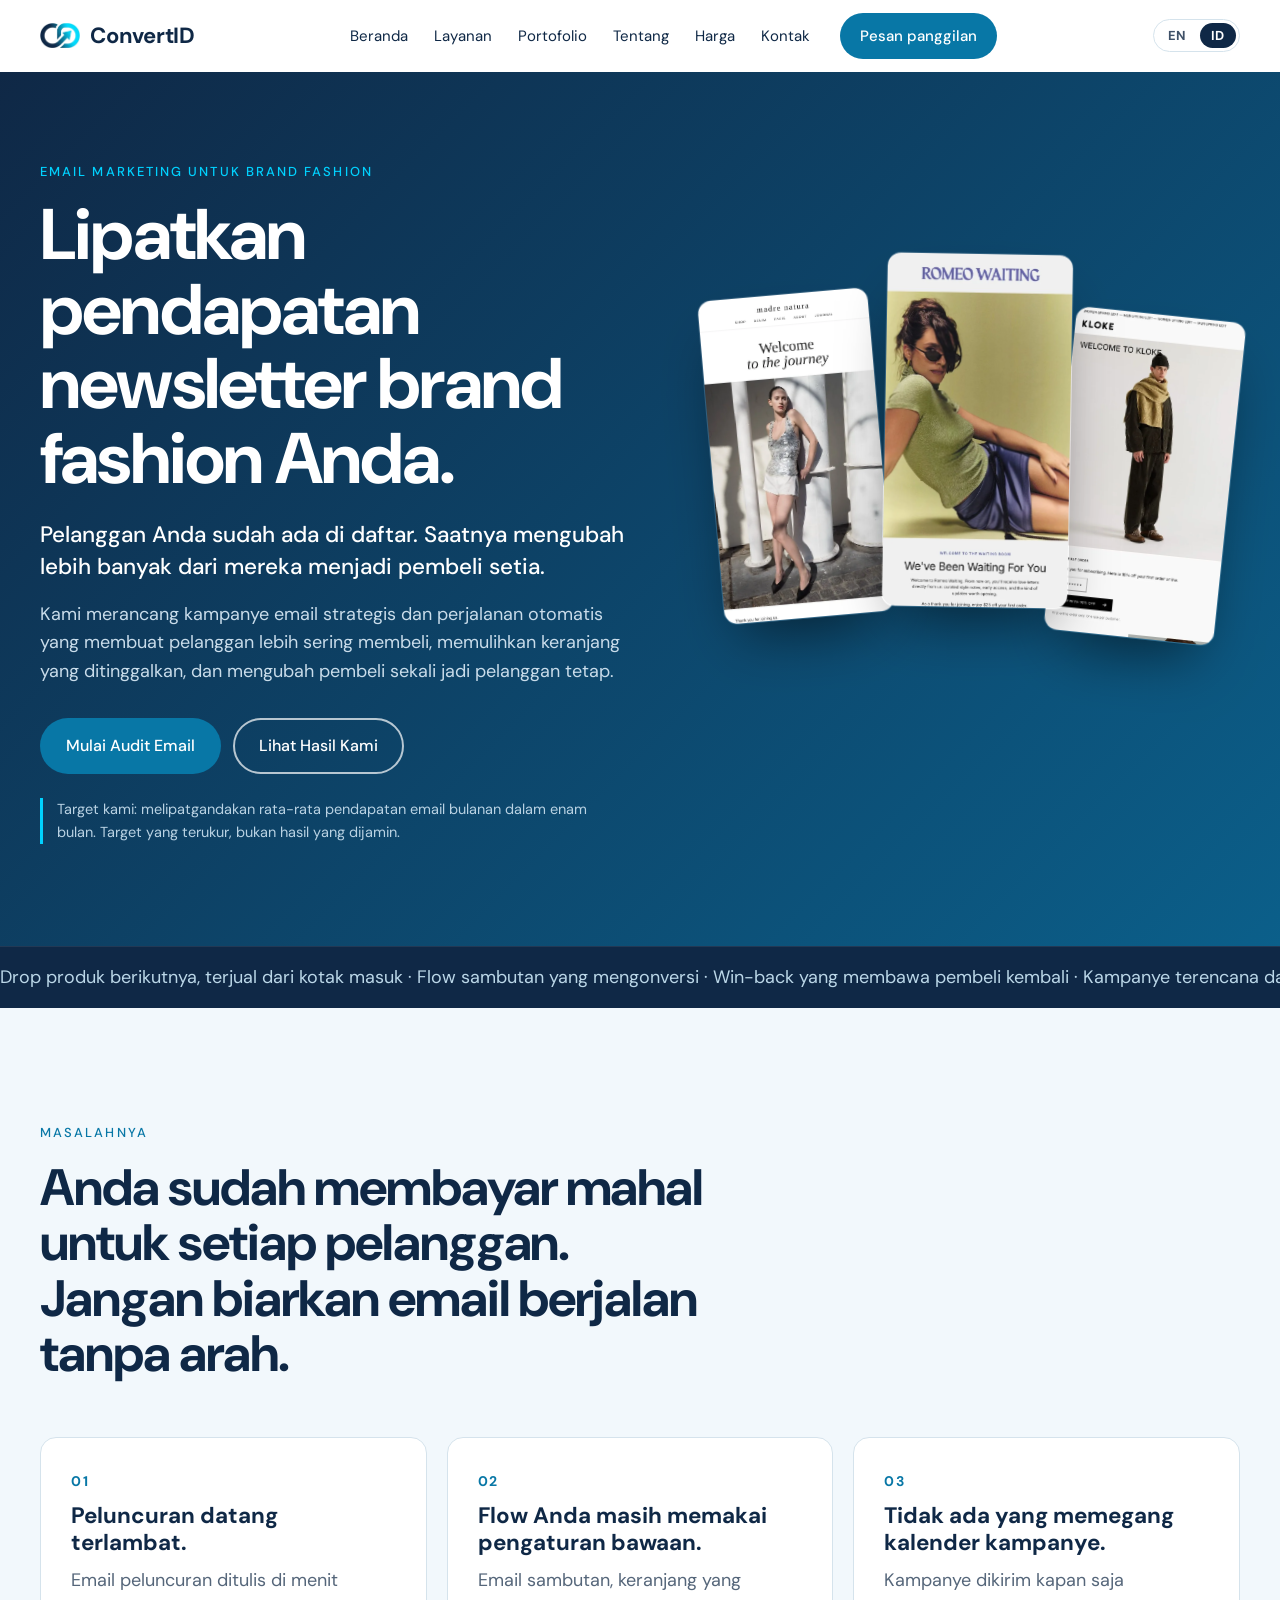
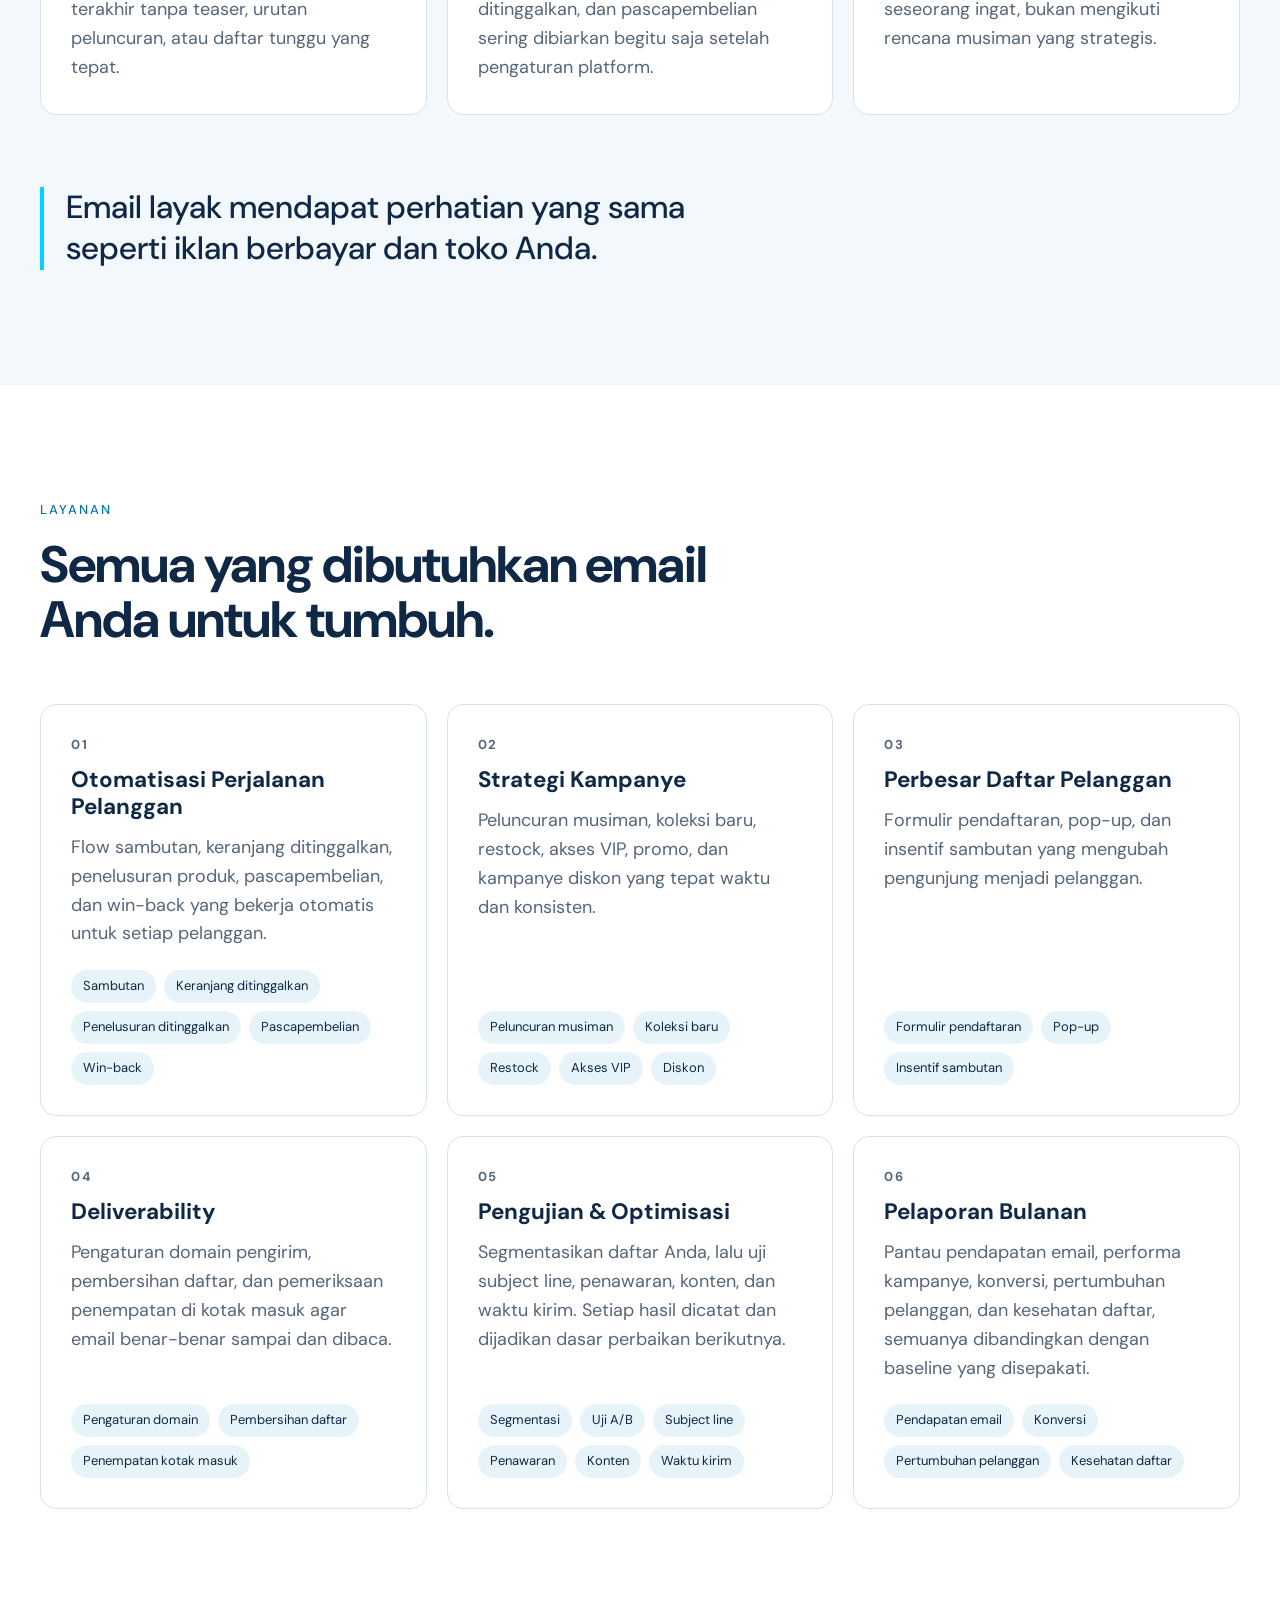
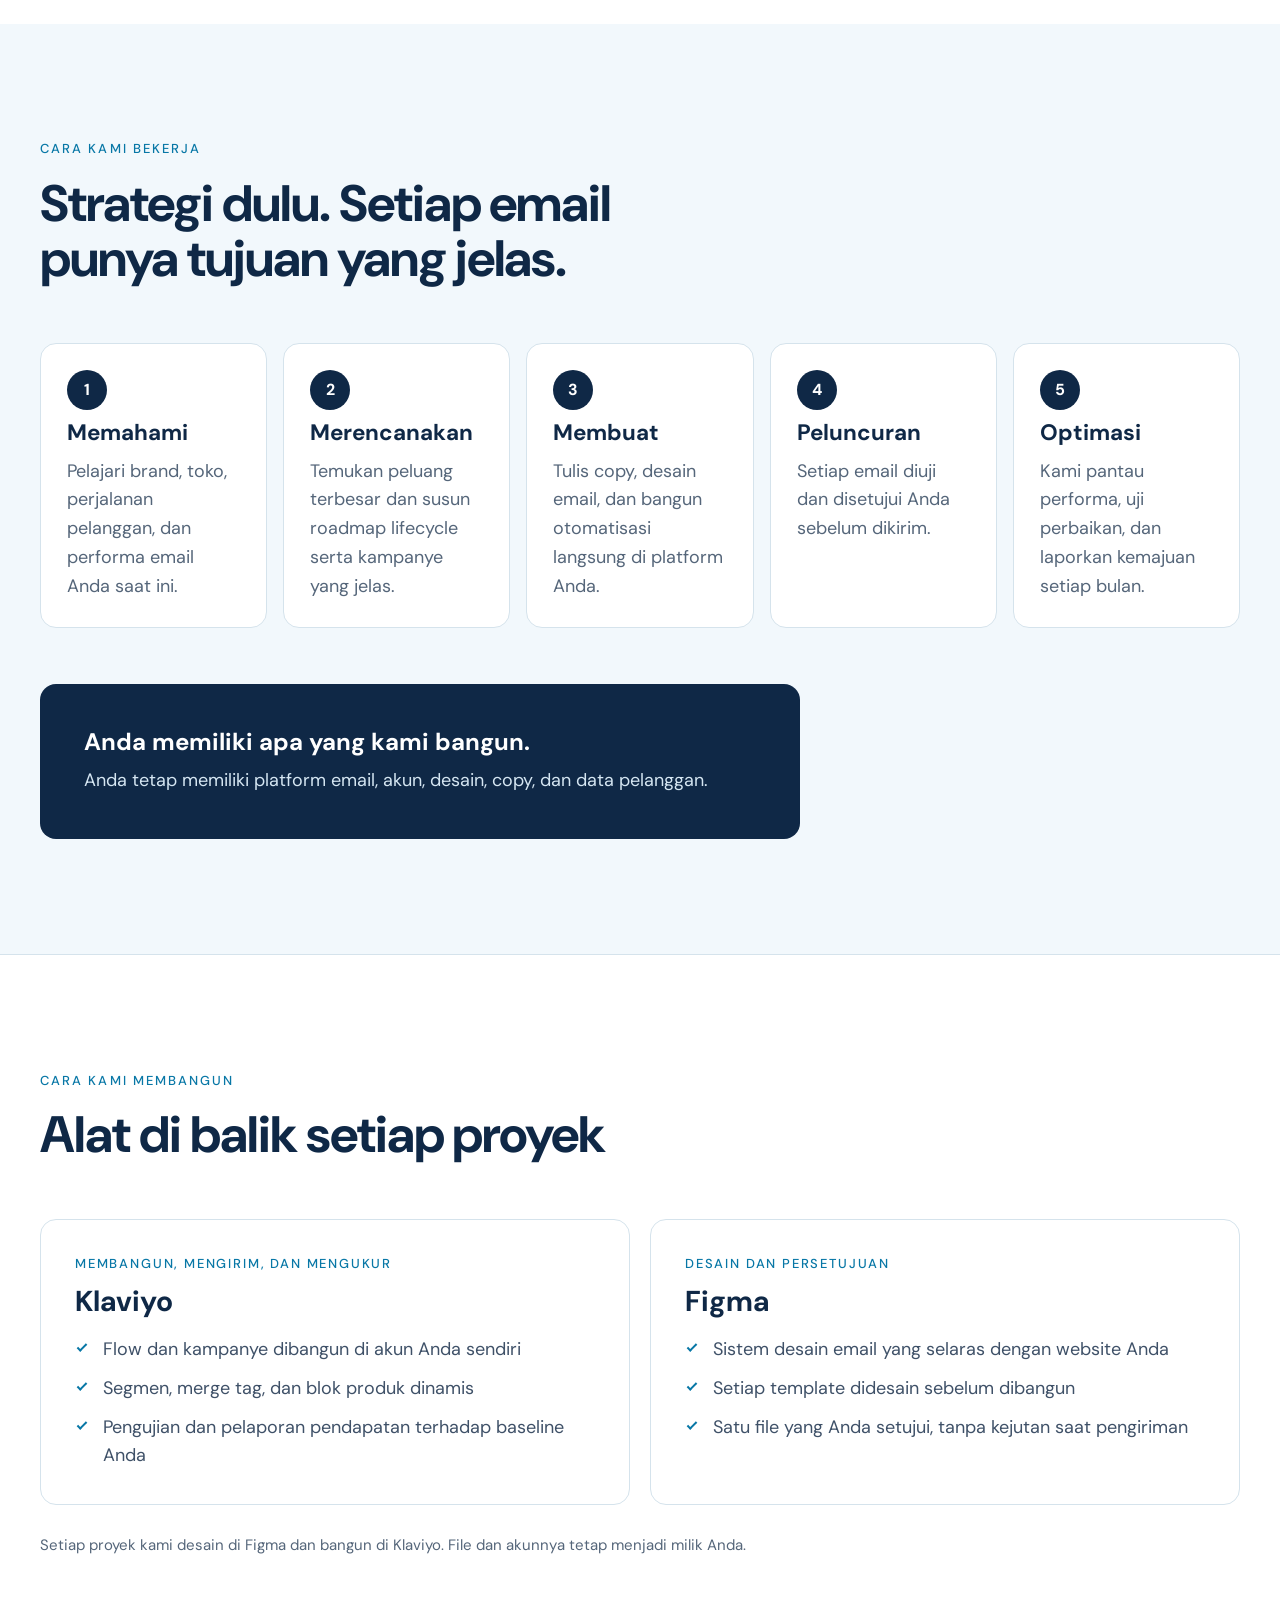
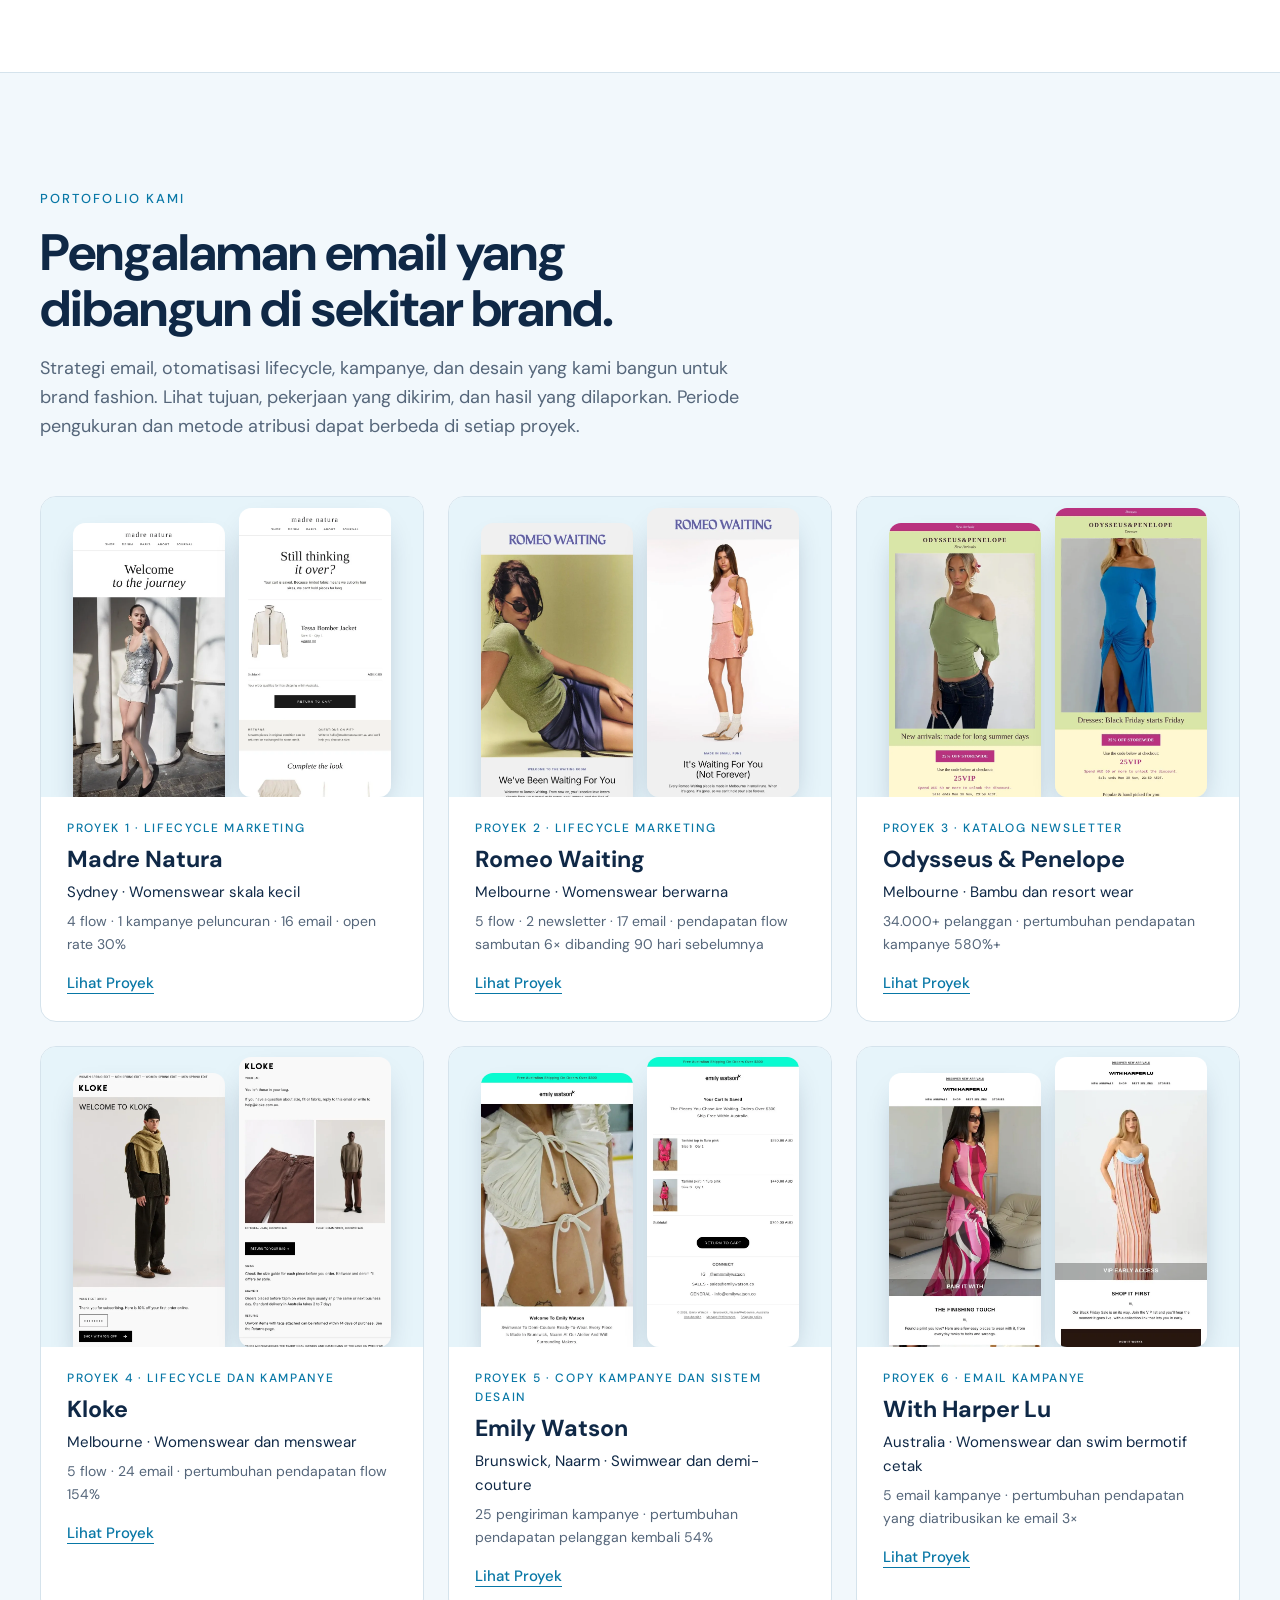
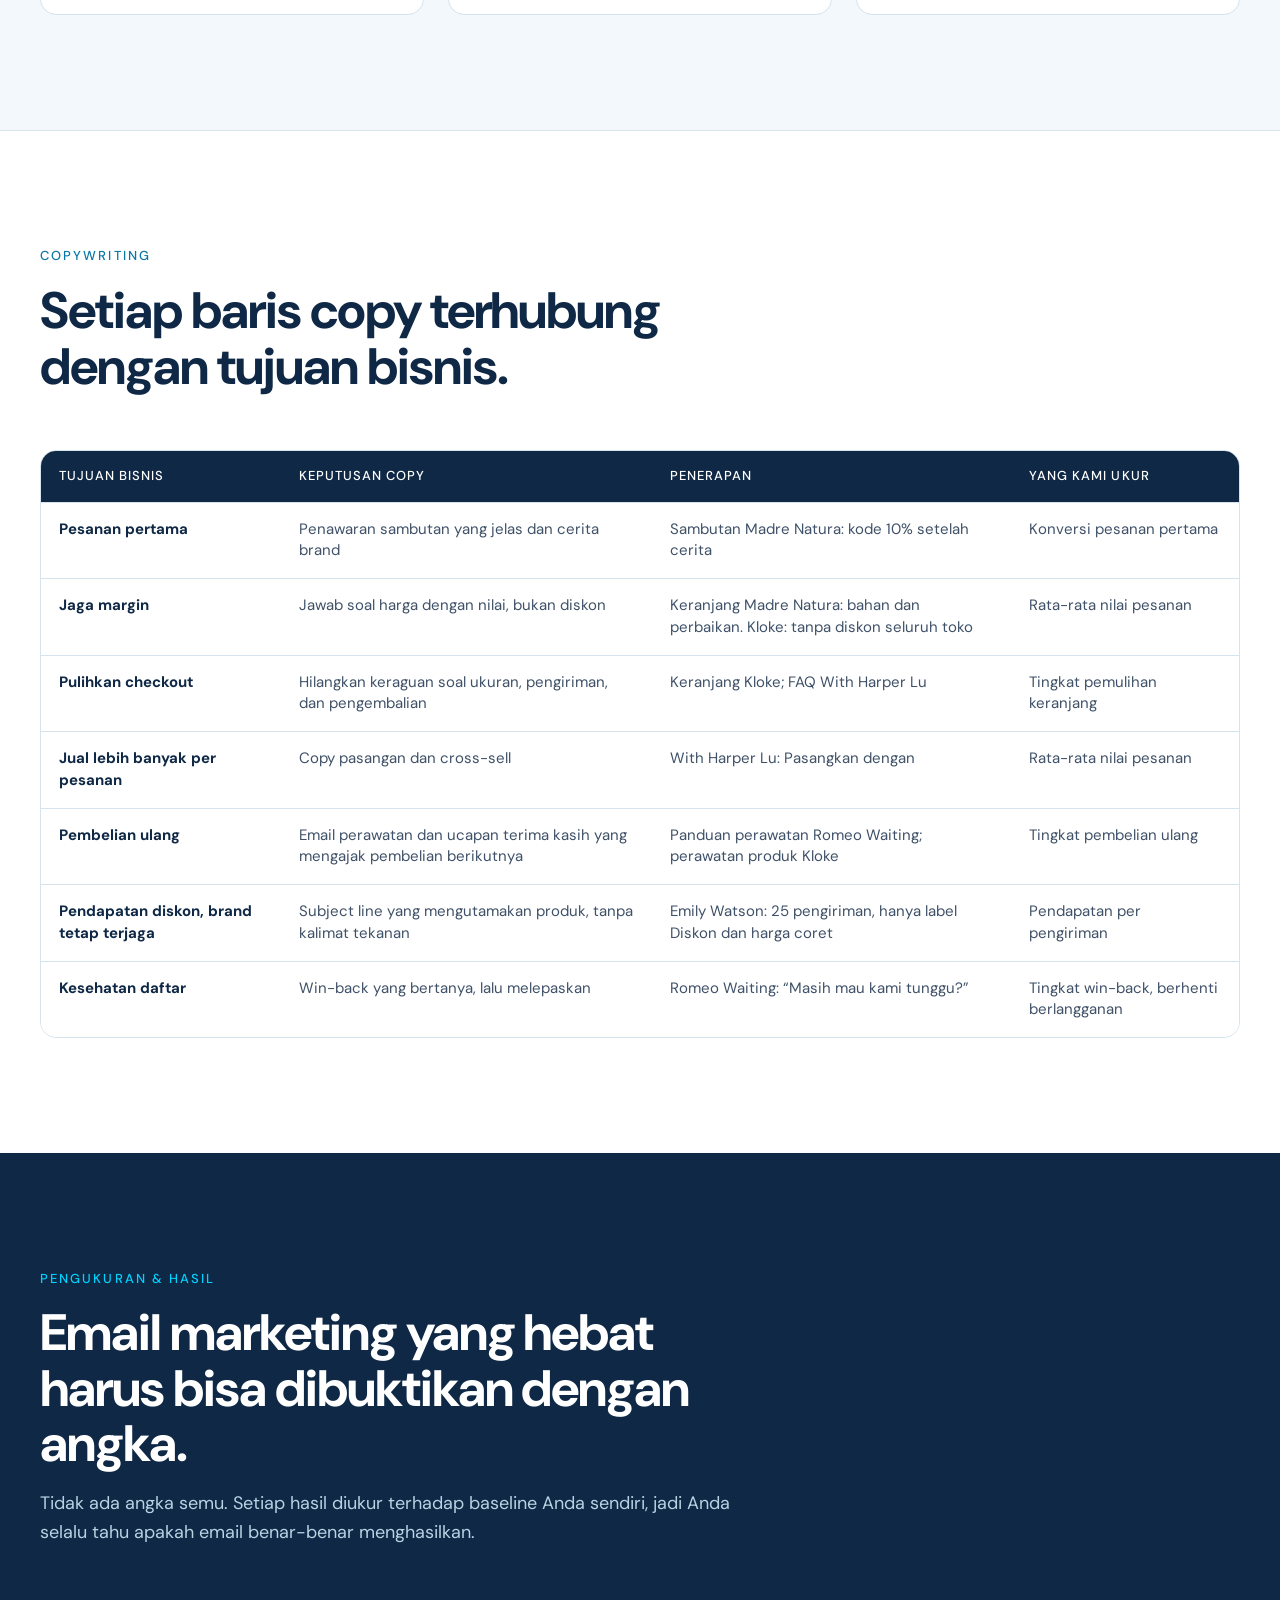
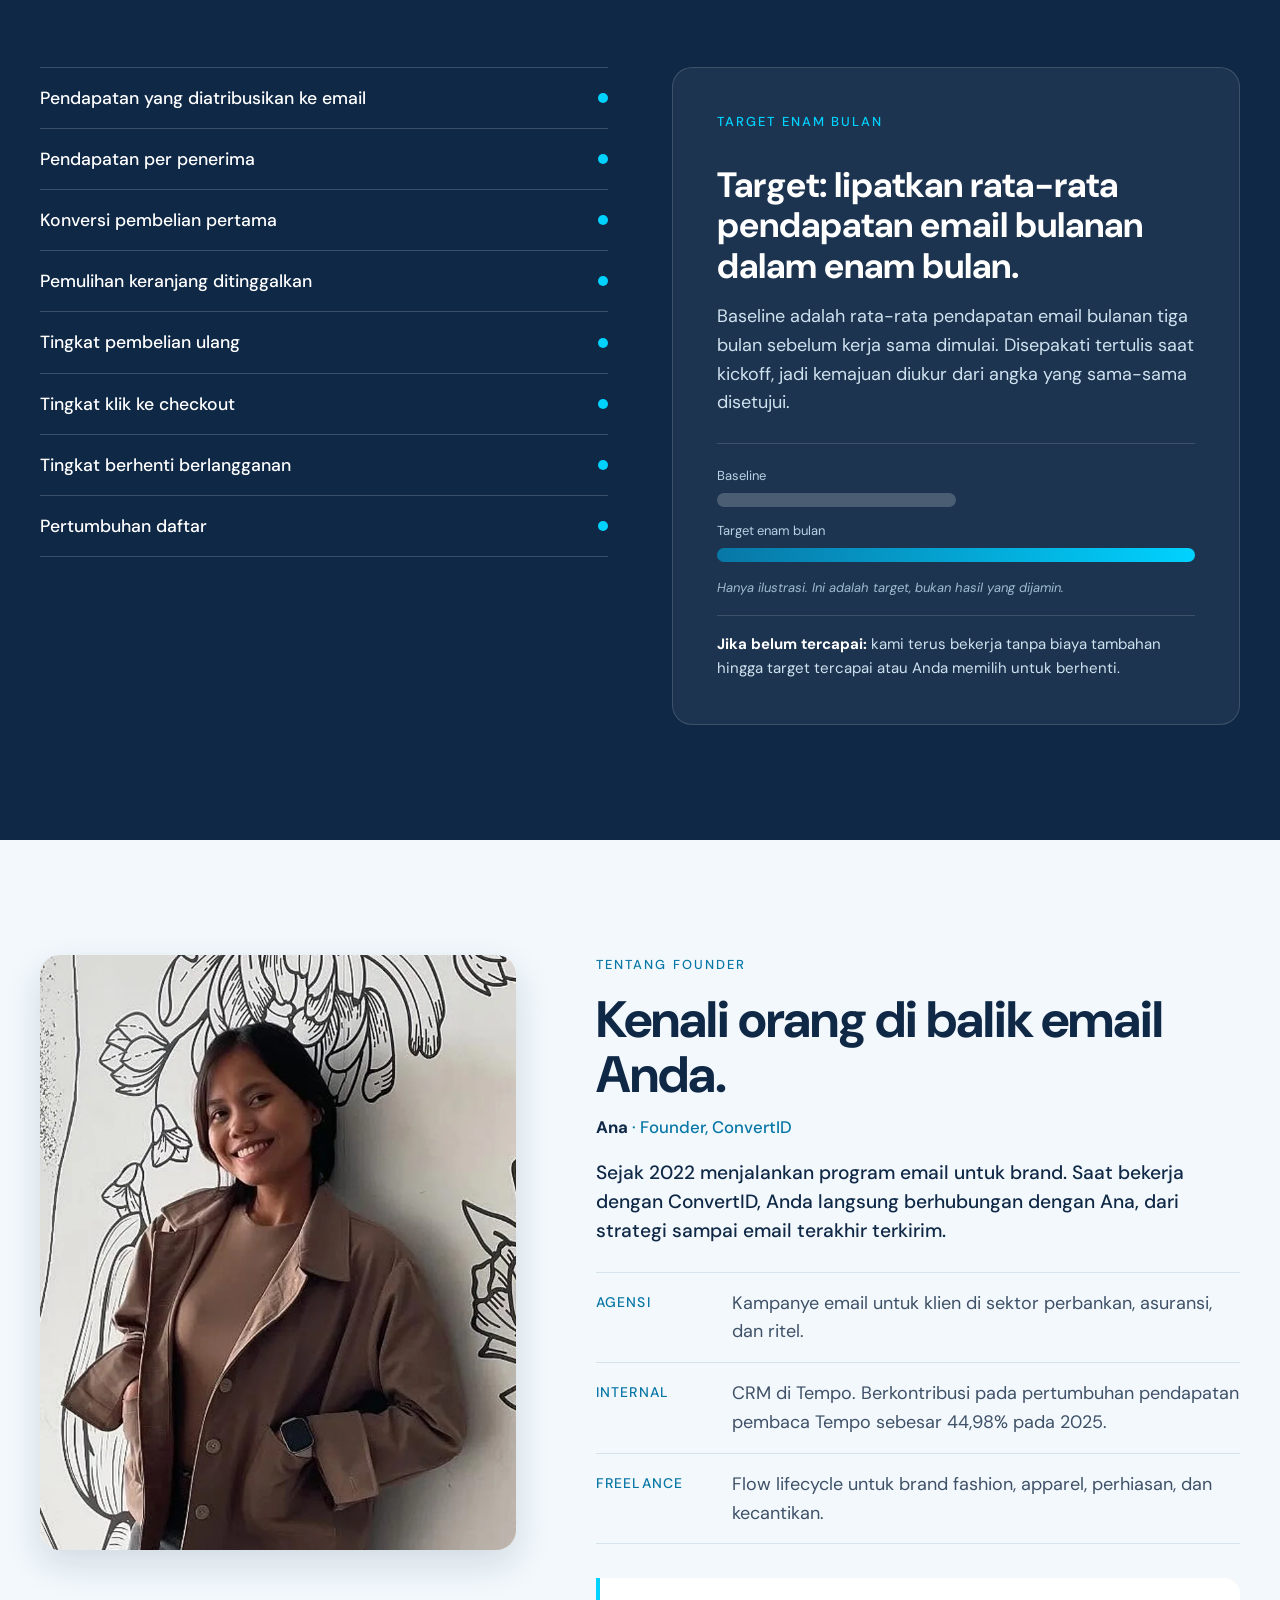
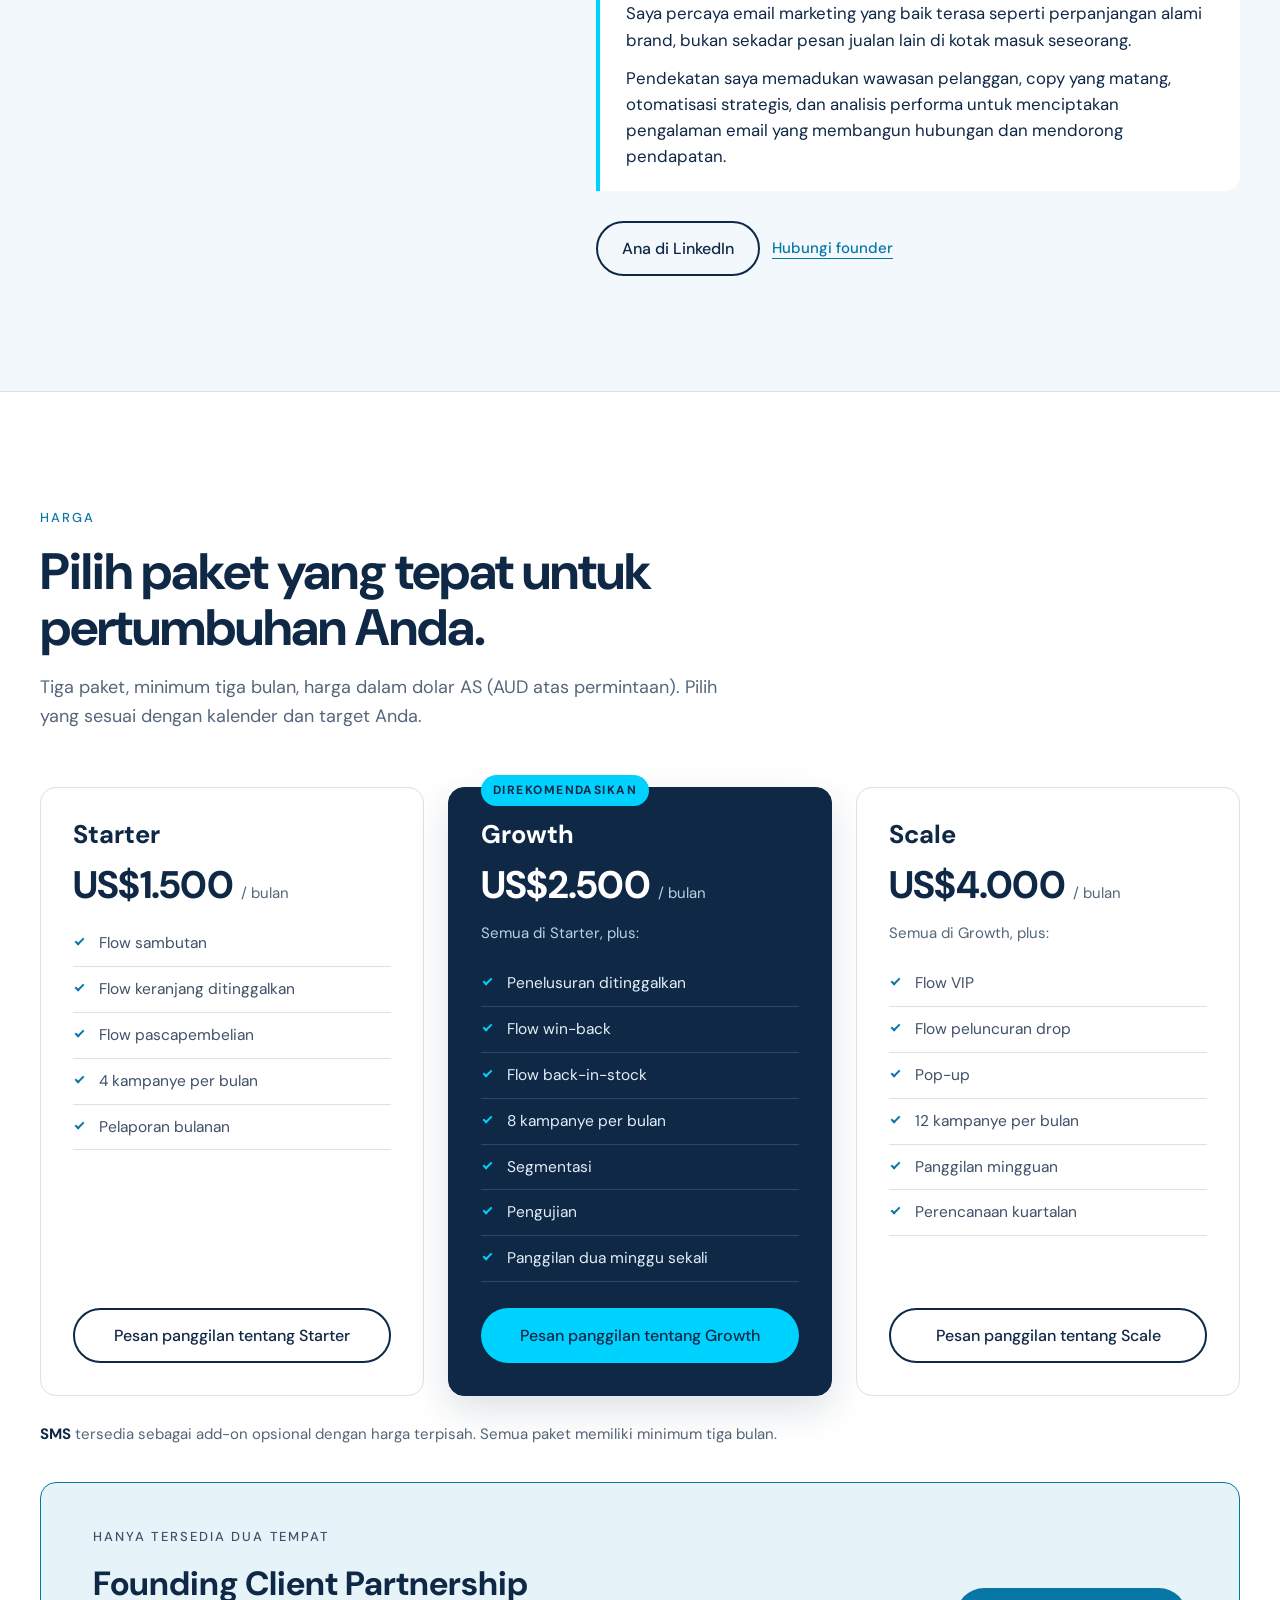
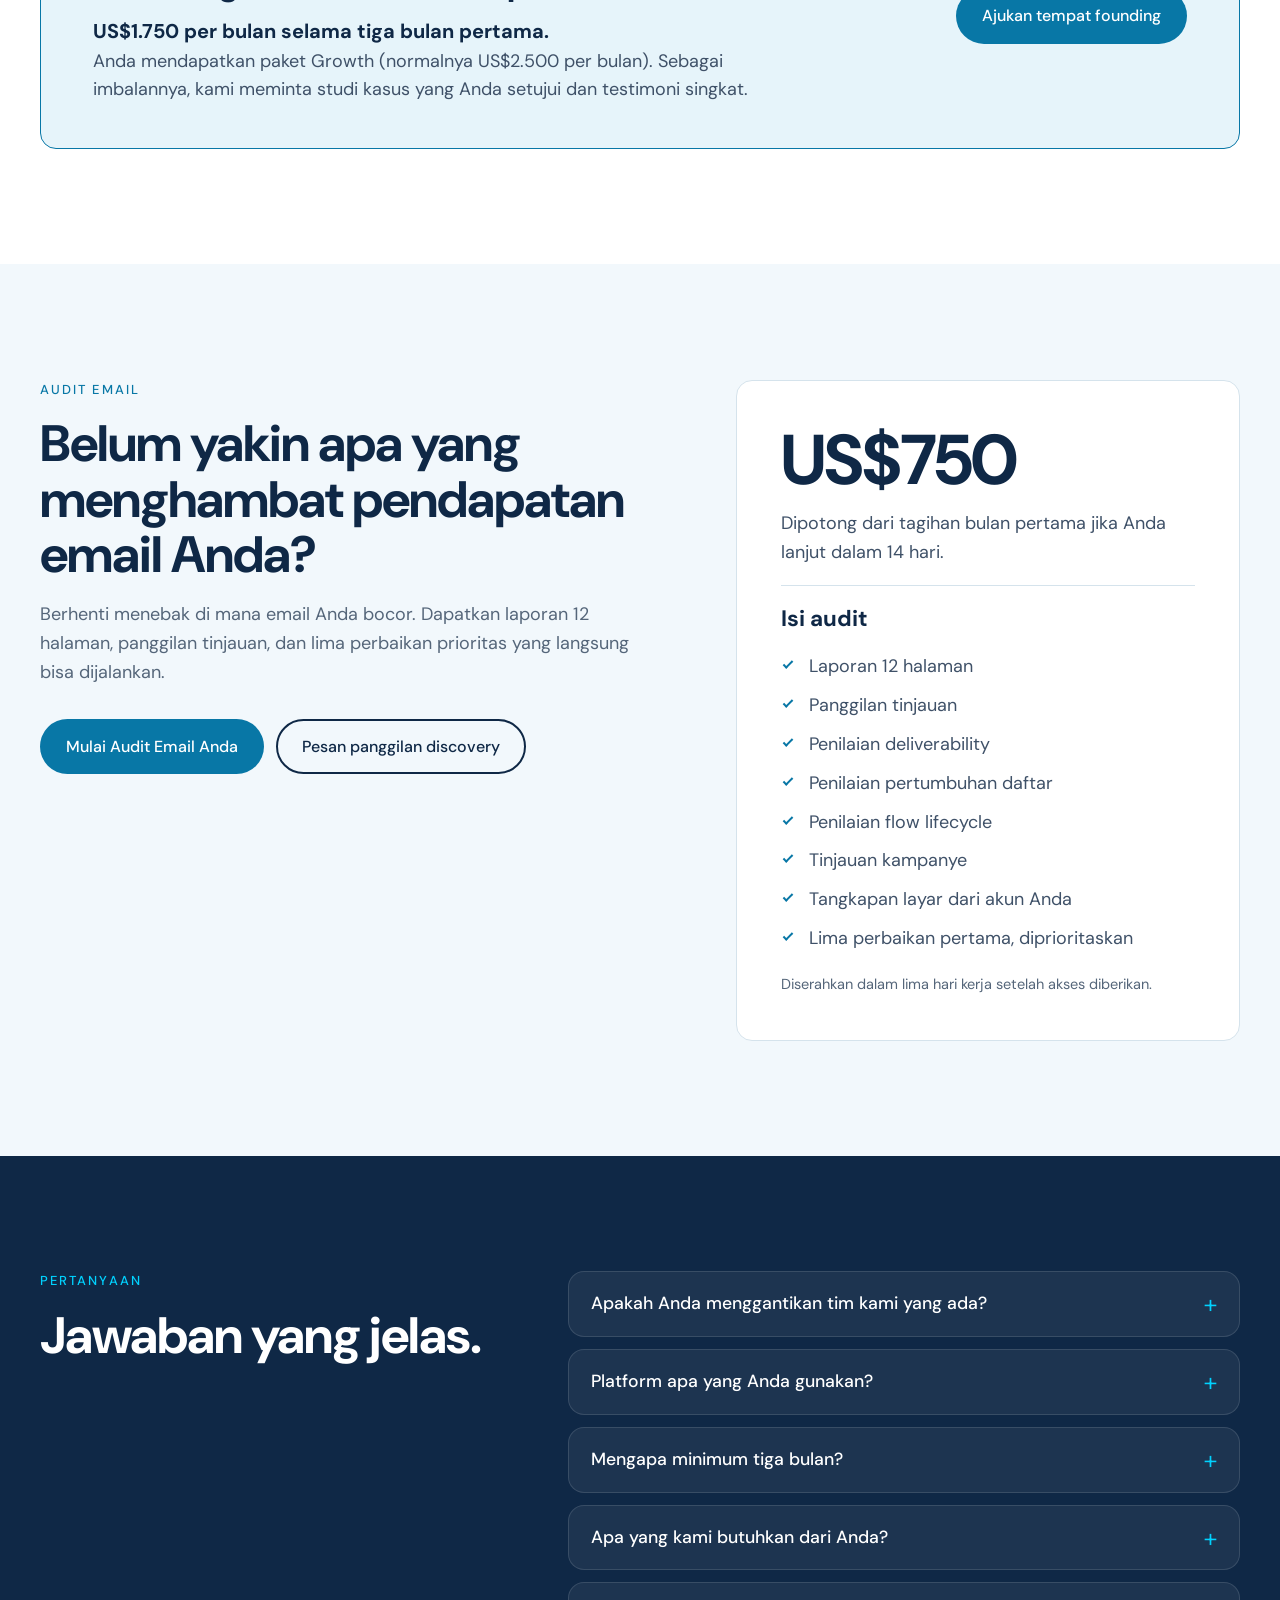
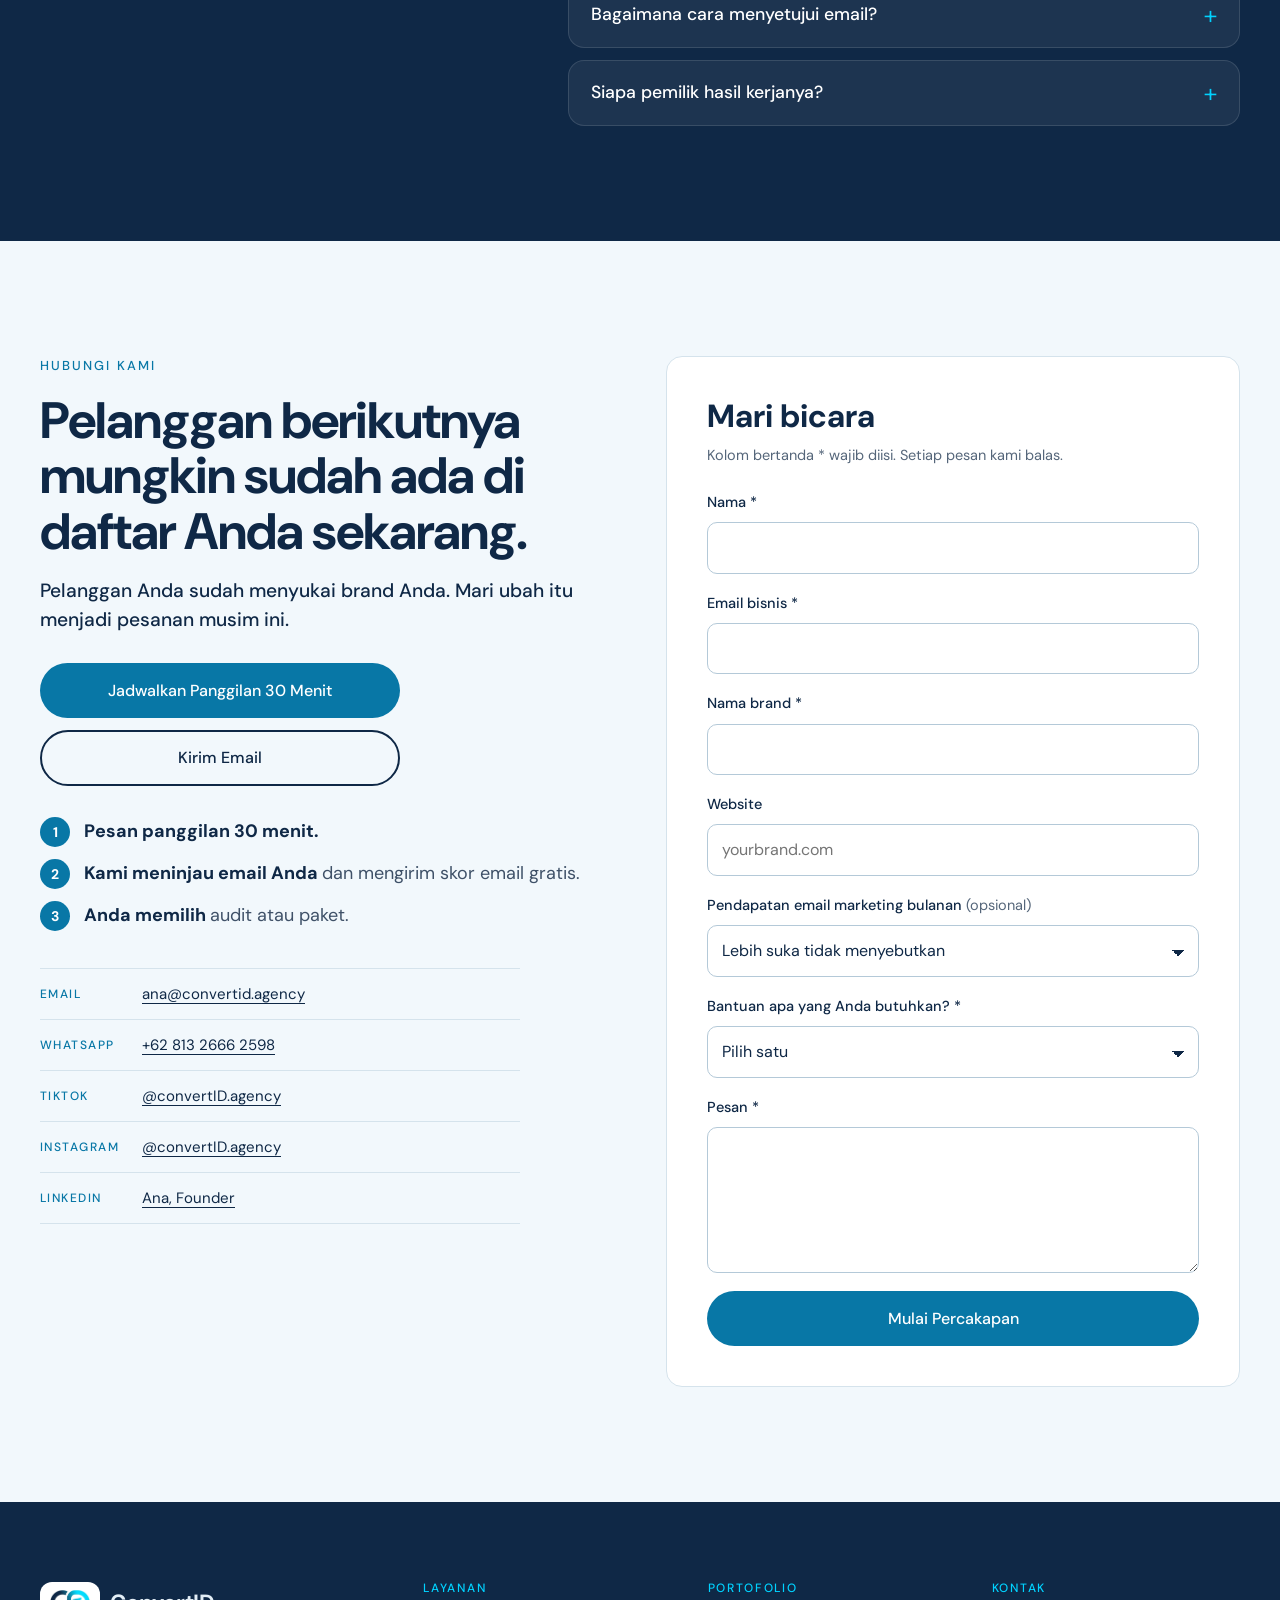
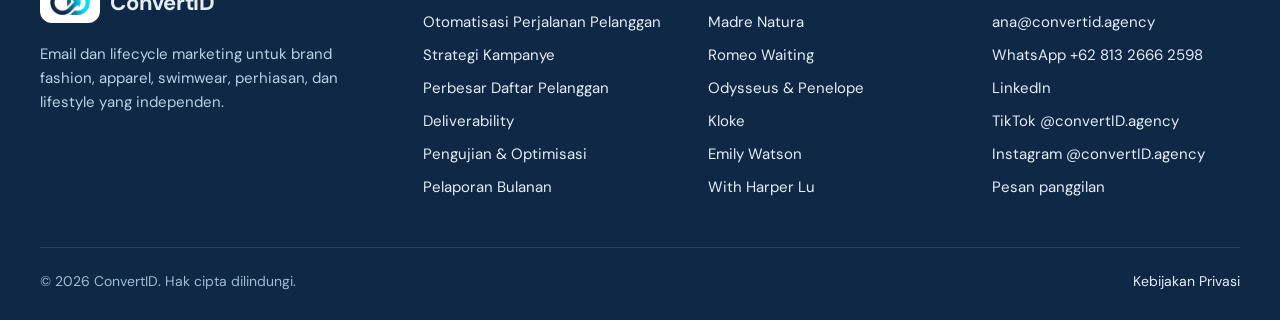
<file: id/index.html>
<!doctype html>
<html lang="id-ID">
<head>
  <meta charset="utf-8">
  <meta name="viewport" content="width=device-width, initial-scale=1">
  <script>document.documentElement.classList.add('js');</script>

  <title>ConvertID | Email Marketing untuk Brand Fashion</title>
  <meta name="description" content="ConvertID membantu brand fashion dan ecommerce yang menjual produk fisik online meningkatkan pendapatan newsletter melalui flow lifecycle, kalender kampanye, dan pelaporan bulanan.">
  <meta name="theme-color" content="#0F2846">

  <meta property="og:type" content="website">
  <meta property="og:title" content="ConvertID | Email Marketing untuk Brand Fashion">
  <meta property="og:description" content="Kami membantu brand fashion melipatgandakan pendapatan newsletter. Flow lifecycle, kalender kampanye, dan pelaporan bulanan.">
  <meta property="og:locale" content="id_ID">
  <meta property="og:url" content="https://convertid.agency/id/">
  <meta property="og:image" content="https://convertid.agency/assets/images/og-image.jpg">
  <meta property="og:image:width" content="1200">
  <meta property="og:image:height" content="630">
  <meta property="og:site_name" content="ConvertID">
  <meta name="twitter:card" content="summary_large_image">
  <meta name="twitter:title" content="ConvertID | Email Marketing untuk Brand Fashion">
  <meta name="twitter:image" content="https://convertid.agency/assets/images/og-image.jpg">
  <link rel="canonical" href="https://convertid.agency/id/">
  <link rel="alternate" hreflang="en" href="https://convertid.agency/">
  <link rel="alternate" hreflang="id" href="https://convertid.agency/id/">
  <link rel="alternate" hreflang="x-default" href="https://convertid.agency/">

  <link rel="icon" type="image/png" sizes="32x32" href="../assets/images/favicon-32.png">
  <link rel="apple-touch-icon" href="../assets/images/apple-touch-icon.png">
  <link rel="preconnect" href="https://fonts.googleapis.com">
  <link rel="preconnect" href="https://fonts.gstatic.com" crossorigin>
  <link rel="stylesheet" href="https://fonts.googleapis.com/css2?family=DM+Sans:wght@400;500;700&display=swap">
  <link rel="stylesheet" href="../assets/css/styles.css">

  <script type="application/ld+json">
  {
    "@context": "https://schema.org",
    "@type": "ProfessionalService",
    "name": "ConvertID",
    "description": "Email and lifecycle marketing agency for independent fashion, apparel, swimwear, jewellery and lifestyle ecommerce brands.",
    "email": "ana@convertid.agency",
    "sameAs": [
      "https://linkedin.com/in/anajumiati/",
      "https://www.tiktok.com/@convertID.agency",
      "https://www.instagram.com/convertid.agency/"
    ],
    "areaServed": ["AU", "US", "GB", "CA"],
    "serviceType": ["Email marketing", "Lifecycle automation", "Campaign strategy", "Email deliverability", "Email reporting"]
  }
  </script>
</head>
<body>

<a class="skip-link" href="#main">Lewati ke konten</a>

<!-- ============ HEADER ============ -->
<header class="site-header" id="site-header">
  <div class="container header-inner">
    <a class="brand" href="#top" aria-label="ConvertID home">
      <img src="../assets/images/convertid-logo-mark.png" width="332" height="207" alt="" class="brand-mark"><span>ConvertID</span>
    </a>

    <nav class="site-nav" id="site-nav" aria-label="Primary">
      <ul>
        <li><a href="#top">Beranda</a></li>
        <li><a href="#services">Layanan</a></li>
        <li><a href="#work">Portofolio</a></li>
        <li><a href="#about">Tentang</a></li>
        <li><a href="#pricing">Harga</a></li>
        <li><a href="#contact">Kontak</a></li>
      </ul>
      <a class="btn btn-primary btn-small nav-cta" href="https://calendly.com/anajumiati/30min" target="_blank" rel="noopener">Pesan panggilan</a>
    </nav>

    <nav class="lang-switch" aria-label="Language"><a href="../" hreflang="en" lang="en">EN</a><a href="#top" hreflang="id" aria-current="page" lang="id">ID</a></nav>
    <button class="nav-toggle" id="nav-toggle" type="button" aria-expanded="false" aria-controls="site-nav">
      <span class="nav-toggle-label">Menu</span>
      <span class="nav-toggle-bars" aria-hidden="true"><span></span><span></span></span>
    </button>
  </div>
</header>

<main id="main">

<!-- ============ 1. HERO ============ -->
<section class="hero" id="top" aria-labelledby="hero-title">
  <div class="container hero-grid">
    <div class="hero-copy">
      <p class="eyebrow">Email marketing untuk brand fashion</p>
      <h1 id="hero-title">Lipatkan pendapatan newsletter brand fashion Anda.</h1>
      <p class="lead">Pelanggan Anda sudah ada di daftar. Saatnya mengubah lebih banyak dari mereka menjadi pembeli setia.</p>
      <p class="body-copy">Kami merancang kampanye email strategis dan perjalanan otomatis yang membuat pelanggan lebih sering membeli, memulihkan keranjang yang ditinggalkan, dan mengubah pembeli sekali jadi pelanggan tetap.</p>

      <div class="cta-row">
        <a class="btn btn-primary" href="#audit">Mulai Audit Email</a>
        <a class="btn btn-outline" href="#work">Lihat Hasil Kami</a>
      </div>

      <p class="fine-print">Target kami: melipatgandakan rata-rata pendapatan email bulanan dalam enam bulan. Target yang terukur, bukan hasil yang dijamin.</p>
    </div>

    <div class="hero-media" aria-hidden="true">
      <img class="hero-shot shot-a" src="../assets/images/work/madre-welcome.webp" width="600" height="1145" alt="">
      <img class="hero-shot shot-b" src="../assets/images/work/romeo-welcome.webp" width="600" height="1145" alt="">
      <img class="hero-shot shot-c" src="../assets/images/work/kloke-welcome.webp" width="600" height="1145" alt="">
    </div>
  </div>
</section>

<div class="marquee" aria-label="Brands we work with by category">
  <p>Drop produk berikutnya, terjual dari kotak masuk · Flow sambutan yang mengonversi · Win-back yang membawa pembeli kembali · Kampanye terencana dalam kalender · Flow keranjang yang ditinggalkan yang membawa pelanggan kembali · Email pascapembelian yang mengajak pesanan berikutnya · Peluncuran yang membangun antusiasme · Pesan tersegmentasi untuk setiap pelanggan · Email yang mencerminkan brand dan produk Anda · Program lifecycle untuk fashion dan ecommerce · Pelaporan terhadap baseline yang disepakati</p>
</div>

<!-- ============ 2. PROBLEM ============ -->
<section class="section problem" id="problem" aria-labelledby="problem-title">
  <div class="container">
    <header class="section-head reveal">
      <p class="eyebrow">Masalahnya</p>
      <h2 id="problem-title">Anda sudah membayar mahal untuk setiap pelanggan. Jangan biarkan email berjalan tanpa arah.</h2>
    </header>

    <ol class="problem-list">
      <li class="problem-item card reveal">
        <span class="numeral" aria-hidden="true">01</span>
        <h3>Peluncuran datang terlambat.</h3>
        <p>Email peluncuran ditulis di menit terakhir tanpa teaser, urutan peluncuran, atau daftar tunggu yang tepat.</p>
      </li>
      <li class="problem-item card reveal">
        <span class="numeral" aria-hidden="true">02</span>
        <h3>Flow Anda masih memakai pengaturan bawaan.</h3>
        <p>Email sambutan, keranjang yang ditinggalkan, dan pascapembelian sering dibiarkan begitu saja setelah pengaturan platform.</p>
      </li>
      <li class="problem-item card reveal">
        <span class="numeral" aria-hidden="true">03</span>
        <h3>Tidak ada yang memegang kalender kampanye.</h3>
        <p>Kampanye dikirim kapan saja seseorang ingat, bukan mengikuti rencana musiman yang strategis.</p>
      </li>
    </ol>

    <p class="pull-statement reveal">Email layak mendapat perhatian yang sama seperti iklan berbayar dan toko Anda.</p>
  </div>
</section>

<!-- ============ 3. SERVICES ============ -->
<section class="section services" id="services" aria-labelledby="services-title">
  <div class="container">
    <header class="section-head reveal">
      <p class="eyebrow">Layanan</p>
      <h2 id="services-title">Semua yang dibutuhkan email Anda untuk tumbuh.</h2>
    </header>

    <div class="service-grid">
      <article class="service card reveal">
        <p class="service-index" aria-hidden="true">01</p>
        <h3>Otomatisasi Perjalanan Pelanggan</h3>
        <p>Flow sambutan, keranjang ditinggalkan, penelusuran produk, pascapembelian, dan win-back yang bekerja otomatis untuk setiap pelanggan.</p>
        <ul class="tags" aria-label="Included flows">
          <li>Sambutan</li><li>Keranjang ditinggalkan</li><li>Penelusuran ditinggalkan</li><li>Pascapembelian</li><li>Win-back</li>
        </ul>
      </article>

      <article class="service card reveal">
        <p class="service-index" aria-hidden="true">02</p>
        <h3>Strategi Kampanye</h3>
        <p>Peluncuran musiman, koleksi baru, restock, akses VIP, promo, dan kampanye diskon yang tepat waktu dan konsisten.</p>
        <ul class="tags" aria-label="Campaign types">
          <li>Peluncuran musiman</li><li>Koleksi baru</li><li>Restock</li><li>Akses VIP</li><li>Diskon</li>
        </ul>
      </article>

      <article class="service card reveal">
        <p class="service-index" aria-hidden="true">03</p>
        <h3>Perbesar Daftar Pelanggan</h3>
        <p>Formulir pendaftaran, pop-up, dan insentif sambutan yang mengubah pengunjung menjadi pelanggan.</p>
        <ul class="tags" aria-label="List growth tools">
          <li>Formulir pendaftaran</li><li>Pop-up</li><li>Insentif sambutan</li>
        </ul>
      </article>

      <article class="service card reveal">
        <p class="service-index" aria-hidden="true">04</p>
        <h3>Deliverability</h3>
        <p>Pengaturan domain pengirim, pembersihan daftar, dan pemeriksaan penempatan di kotak masuk agar email benar-benar sampai dan dibaca.</p>
        <ul class="tags" aria-label="Deliverability work">
          <li>Pengaturan domain</li><li>Pembersihan daftar</li><li>Penempatan kotak masuk</li>
        </ul>
      </article>

      <article class="service card reveal">
        <p class="service-index" aria-hidden="true">05</p>
        <h3>Pengujian &amp; Optimisasi</h3>
        <p>Segmentasikan daftar Anda, lalu uji subject line, penawaran, konten, dan waktu kirim. Setiap hasil dicatat dan dijadikan dasar perbaikan berikutnya.</p>
        <ul class="tags" aria-label="Things we test">
          <li>Segmentasi</li><li>Uji A/B</li><li>Subject line</li><li>Penawaran</li><li>Konten</li><li>Waktu kirim</li>
        </ul>
      </article>

      <article class="service card reveal">
        <p class="service-index" aria-hidden="true">06</p>
        <h3>Pelaporan Bulanan</h3>
        <p>Pantau pendapatan email, performa kampanye, konversi, pertumbuhan pelanggan, dan kesehatan daftar, semuanya dibandingkan dengan baseline yang disepakati.</p>
        <ul class="tags" aria-label="Reported metrics">
          <li>Pendapatan email</li><li>Konversi</li><li>Pertumbuhan pelanggan</li><li>Kesehatan daftar</li>
        </ul>
      </article>
    </div>
  </div>
</section>

<!-- ============ 4. HOW WE WORK ============ -->
<section class="section process" id="process" aria-labelledby="process-title">
  <div class="container">
    <header class="section-head reveal">
      <p class="eyebrow">Cara kami bekerja</p>
      <h2 id="process-title">Strategi dulu. Setiap email punya tujuan yang jelas.</h2>
    </header>

    <ol class="steps">
      <li class="step reveal">
        <span class="step-num">1</span>
        <h3>Memahami</h3>
        <p>Pelajari brand, toko, perjalanan pelanggan, dan performa email Anda saat ini.</p>
      </li>
      <li class="step reveal">
        <span class="step-num">2</span>
        <h3>Merencanakan</h3>
        <p>Temukan peluang terbesar dan susun roadmap lifecycle serta kampanye yang jelas.</p>
      </li>
      <li class="step reveal">
        <span class="step-num">3</span>
        <h3>Membuat</h3>
        <p>Tulis copy, desain email, dan bangun otomatisasi langsung di platform Anda.</p>
      </li>
      <li class="step reveal">
        <span class="step-num">4</span>
        <h3>Peluncuran</h3>
        <p>Setiap email diuji dan disetujui Anda sebelum dikirim.</p>
      </li>
      <li class="step reveal">
        <span class="step-num">5</span>
        <h3>Optimasi</h3>
        <p>Kami pantau performa, uji perbaikan, dan laporkan kemajuan setiap bulan.</p>
      </li>
    </ol>

    <aside class="ownership reveal">
      <h3>Anda memiliki apa yang kami bangun.</h3>
      <p>Anda tetap memiliki platform email, akun, desain, copy, dan data pelanggan.</p>
    </aside>
  </div>
</section>

<!-- ============ 5. TOOLS ============ -->
<section class="section tools" id="tools" aria-labelledby="tools-title">
  <div class="container">
    <header class="section-head reveal">
      <p class="eyebrow">Cara kami membangun</p>
      <h2 id="tools-title">Alat di balik setiap proyek</h2>
    </header>
    <div class="tool-grid">
      <article class="card tool reveal">
        <p class="tool-label">Membangun, mengirim, dan mengukur</p>
        <h3>Klaviyo</h3>
        <ul class="check-list">
          <li>Flow dan kampanye dibangun di akun Anda sendiri</li>
          <li>Segmen, merge tag, dan blok produk dinamis</li>
          <li>Pengujian dan pelaporan pendapatan terhadap baseline Anda</li>
        </ul>
      </article>
      <article class="card tool reveal">
        <p class="tool-label">Desain dan persetujuan</p>
        <h3>Figma</h3>
        <ul class="check-list">
          <li>Sistem desain email yang selaras dengan website Anda</li>
          <li>Setiap template didesain sebelum dibangun</li>
          <li>Satu file yang Anda setujui, tanpa kejutan saat pengiriman</li>
        </ul>
      </article>
    </div>
    <p class="note reveal">Setiap proyek kami desain di Figma dan bangun di Klaviyo. File dan akunnya tetap menjadi milik Anda.</p>
  </div>
</section>

<!-- ============ 6. PORTFOLIO ============ -->
<section class="section work" id="work" aria-labelledby="work-title">
  <div class="container">
    <header class="section-head reveal">
      <p class="eyebrow">Portofolio kami</p>
      <h2 id="work-title">Pengalaman email yang dibangun di sekitar brand.</h2>
      <p class="section-intro">Strategi email, otomatisasi lifecycle, kampanye, dan desain yang kami bangun untuk brand fashion. Lihat tujuan, pekerjaan yang dikirim, dan hasil yang dilaporkan. Periode pengukuran dan metode atribusi dapat berbeda di setiap proyek.</p>
    </header>

    <div class="project-grid">

      <!-- 01 Madre Natura -->
      <article class="project card reveal">
        <div class="project-thumb">
          <img src="../assets/images/work/madre-welcome.webp" width="600" height="1145" alt="Madre Natura welcome email" loading="lazy" decoding="async">
          <img src="../assets/images/work/madre-cart.webp" width="600" height="1145" alt="Madre Natura abandoned cart email" loading="lazy" decoding="async">
        </div>
        <div class="project-body">
          <p class="project-tag">Proyek 1 · Lifecycle marketing</p>
          <h3>Madre Natura</h3>
          <p class="project-meta">Sydney · Womenswear skala kecil</p>
          <p class="project-stats">4 flow · 1 kampanye peluncuran · 16 email · open rate 30%</p>
          <button class="btn btn-text" type="button" data-dialog="project-madre" aria-haspopup="dialog">Lihat Proyek</button>
        </div>
      </article>

      <!-- 02 Romeo Waiting -->
      <article class="project card reveal">
        <div class="project-thumb">
          <img src="../assets/images/work/romeo-welcome.webp" width="600" height="1145" alt="Romeo Waiting welcome email" loading="lazy" decoding="async">
          <img src="../assets/images/work/romeo-cart.webp" width="600" height="1145" alt="Romeo Waiting abandoned cart email" loading="lazy" decoding="async">
        </div>
        <div class="project-body">
          <p class="project-tag">Proyek 2 · Lifecycle marketing</p>
          <h3>Romeo Waiting</h3>
          <p class="project-meta">Melbourne · Womenswear berwarna</p>
          <p class="project-stats">5 flow · 2 newsletter · 17 email · pendapatan flow sambutan 6× dibanding 90 hari sebelumnya</p>
          <button class="btn btn-text" type="button" data-dialog="project-romeo" aria-haspopup="dialog">Lihat Proyek</button>
        </div>
      </article>

      <!-- 03 Odysseus & Penelope -->
      <article class="project card reveal">
        <div class="project-thumb">
          <img src="../assets/images/work/op-new-arrivals.webp" width="600" height="1145" alt="Odysseus and Penelope new arrivals email" loading="lazy" decoding="async">
          <img src="../assets/images/work/op-black-friday.webp" width="600" height="1145" alt="Odysseus and Penelope Black Friday email" loading="lazy" decoding="async">
        </div>
        <div class="project-body">
          <p class="project-tag">Proyek 3 · Katalog newsletter</p>
          <h3>Odysseus &amp; Penelope</h3>
          <p class="project-meta">Melbourne · Bambu dan resort wear</p>
          <p class="project-stats">34.000+ pelanggan · pertumbuhan pendapatan kampanye 580%+</p>
          <button class="btn btn-text" type="button" data-dialog="project-odysseus" aria-haspopup="dialog">Lihat Proyek</button>
        </div>
      </article>

      <!-- 04 Kloke -->
      <article class="project card reveal">
        <div class="project-thumb">
          <img src="../assets/images/work/kloke-welcome.webp" width="600" height="1145" alt="Kloke welcome email" loading="lazy" decoding="async">
          <img src="../assets/images/work/kloke-cart.webp" width="600" height="1145" alt="Kloke abandoned cart email" loading="lazy" decoding="async">
        </div>
        <div class="project-body">
          <p class="project-tag">Proyek 4 · Lifecycle dan kampanye</p>
          <h3>Kloke</h3>
          <p class="project-meta">Melbourne · Womenswear dan menswear</p>
          <p class="project-stats">5 flow · 24 email · pertumbuhan pendapatan flow 154%</p>
          <button class="btn btn-text" type="button" data-dialog="project-kloke" aria-haspopup="dialog">Lihat Proyek</button>
        </div>
      </article>

      <!-- 05 Emily Watson -->
      <article class="project card reveal">
        <div class="project-thumb">
          <img src="../assets/images/work/ew-welcome.webp" width="600" height="1145" alt="Emily Watson welcome email" loading="lazy" decoding="async">
          <img src="../assets/images/work/ew-cart.webp" width="600" height="1145" alt="Emily Watson abandoned cart email" loading="lazy" decoding="async">
        </div>
        <div class="project-body">
          <p class="project-tag">Proyek 5 · Copy kampanye dan sistem desain</p>
          <h3>Emily Watson</h3>
          <p class="project-meta">Brunswick, Naarm · Swimwear dan demi-couture</p>
          <p class="project-stats">25 pengiriman kampanye · pertumbuhan pendapatan pelanggan kembali 54%</p>
          <button class="btn btn-text" type="button" data-dialog="project-emily" aria-haspopup="dialog">Lihat Proyek</button>
        </div>
      </article>

      <!-- 06 With Harper Lu -->
      <article class="project card reveal">
        <div class="project-thumb">
          <img src="../assets/images/work/hl-pair-it.webp" width="600" height="1145" alt="With Harper Lu pair it with email" loading="lazy" decoding="async">
          <img src="../assets/images/work/hl-vip.webp" width="600" height="1145" alt="With Harper Lu VIP early access email" loading="lazy" decoding="async">
        </div>
        <div class="project-body">
          <p class="project-tag">Proyek 6 · Email kampanye</p>
          <h3>With Harper Lu</h3>
          <p class="project-meta">Australia · Womenswear dan swim bermotif cetak</p>
          <p class="project-stats">5 email kampanye · pertumbuhan pendapatan yang diatribusikan ke email 3×</p>
          <button class="btn btn-text" type="button" data-dialog="project-harper" aria-haspopup="dialog">Lihat Proyek</button>
        </div>
      </article>
    </div>
  </div>

  <!-- ---------- Project detail dialogs ---------- -->
  <dialog class="project-dialog" id="project-madre" aria-labelledby="project-madre-title">
    <form method="dialog" class="dialog-close-form"><button class="dialog-close" type="submit">Tutup</button></form>
    <div class="dialog-body">
      <p class="eyebrow">Proyek 1 · Madre Natura</p>
      <h3 id="project-madre-title">Madre Natura</h3>
      <p class="dialog-lede">Membangun sistem email marketing dari nol</p>
      <dl class="project-facts"><div><dt>Industri &amp; lokasi</dt><dd>Womenswear skala kecil · Sydney</dd></div><div><dt>Tantangan</dt><dd>Madre Natura belum punya sistem email marketing yang mapan. Pelanggan perlu dijangkau dengan pendekatan terstruktur, sesuai perilaku belanja dan tahap lifecycle mereka.</dd></div><div><dt>Tujuan</dt><dd>Membangun fondasi email marketing yang lengkap: komunikasi yang relevan dan terus mendorong keterlibatan serta penjualan.</dd></div><div><dt>Pendekatan</dt><dd><ul class="check-list"><li>Membangun sistem email marketing di Klaviyo.</li><li>Merancang dan membangun flow lifecycle otomatis inti.</li><li>Mengatur komunikasi pelanggan berdasarkan perilaku belanja dan tahap lifecycle.</li><li>Membuat desain email yang konsisten di titik sentuh pelanggan utama.</li></ul></dd></div><div><dt>Hasil</dt><dd><ul class="designed"><li><b>30%</b> Open rate setelah sistem berjalan</li><li><b>2×</b> Click rate dibanding baseline sebelumnya</li><li><b>90 hari</b> Waktu untuk membangun sistem flow lifecycle inti</li></ul></dd></div></dl>
      <div class="dialog-previews">
        <figure><img src="../assets/images/work/madre-welcome.webp" width="600" height="1145" alt="Madre Natura welcome email" loading="lazy"><figcaption><b>Sambutan 1 dari 4</b>Ucapan terima kasih yang hangat dan kode sambutan 10%.</figcaption></figure>
        <figure><img src="../assets/images/work/madre-cart.webp" width="600" height="1145" alt="Madre Natura abandoned cart email" loading="lazy"><figcaption><b>Keranjang ditinggalkan 1 dari 3</b>Pengingat tanpa diskon, dan menjawab pertanyaan ukuran.</figcaption></figure>
        <figure><img src="../assets/images/work/madre-post-purchase.webp" width="600" height="1145" alt="Madre Natura post-purchase email" loading="lazy"><figcaption><b>Pascapembelian 1 dari 4</b>Ucapkan terima kasih kepada pelanggan dan atur panduan perawatan.</figcaption></figure>
        <figure><img src="../assets/images/work/madre-launch.webp" width="600" height="1145" alt="Madre Natura product launch email" loading="lazy"><figcaption><b>Peluncuran produk, hari 1</b>Gelombang kedua penjualan yang dipimpin oleh styling, bukan harga diskon.</figcaption></figure>
      </div>
    </div>
  </dialog>

  <dialog class="project-dialog" id="project-romeo" aria-labelledby="project-romeo-title">
    <form method="dialog" class="dialog-close-form"><button class="dialog-close" type="submit">Tutup</button></form>
    <div class="dialog-body">
      <p class="eyebrow">Proyek 2 · Romeo Waiting</p>
      <h3 id="project-romeo-title">Romeo Waiting</h3>
      <p class="dialog-lede">Mengubah otomatisasi sambutan menjadi pendorong pendapatan</p>
      <dl class="project-facts"><div><dt>Industri &amp; lokasi</dt><dd>Womenswear berwarna · Melbourne</dd></div><div><dt>Tantangan</dt><dd>Peluangnya: memperkuat perjalanan sambutan dan membuat newsletter berkontribusi lebih besar pada pendapatan email.</dd></div><div><dt>Tujuan</dt><dd>Menjadikan flow sambutan sumber pendapatan yang lebih kuat, sekaligus meningkatkan dampak kampanye newsletter rutin.</dd></div><div><dt>Pendekatan</dt><dd><ul class="check-list"><li>Mengembangkan dan mengoptimalkan flow email sambutan.</li><li>Menyusun perjalanan pelanggan untuk mendorong pembelian pertama.</li><li>Meningkatkan komunikasi kampanye newsletter.</li><li>Memperkuat peran email otomatis dan kampanye dalam perjalanan pelanggan.</li></ul></dd></div><div><dt>Hasil</dt><dd><ul class="designed"><li><b>6×</b> Pendapatan flow sambutan. Pertumbuhan dibanding 90 hari sebelumnya</li><li><b>+200%</b> Atribusi pendapatan newsletter</li></ul></dd></div></dl>
      <div class="dialog-previews">
        <figure><img src="../assets/images/work/romeo-welcome.webp" width="600" height="1145" alt="Romeo Waiting welcome email" loading="lazy"><figcaption><b>Sambutan 1 dari 3</b>Perkenalkan brand dan ajak pesanan pertama.</figcaption></figure>
        <figure><img src="../assets/images/work/romeo-cart.webp" width="600" height="1145" alt="Romeo Waiting abandoned cart email" loading="lazy"><figcaption><b>Keranjang ditinggalkan 2 dari 3</b>Urgensi yang jujur: produksi terbatas, sehingga produk tidak menunggu selamanya.</figcaption></figure>
        <figure><img src="../assets/images/work/romeo-post-purchase.webp" width="600" height="1145" alt="Romeo Waiting post-purchase email" loading="lazy"><figcaption><b>Pascapembelian 1 dari 4</b>Konfirmasi pesanan dan tambahkan catatan dari studio.</figcaption></figure>
        <figure><img src="../assets/images/work/romeo-winback.webp" width="600" height="1145" alt="Romeo Waiting winback email" loading="lazy"><figcaption><b>Win-back 1 dari 3</b>Buka kembali percakapan dengan hal-hal baru.</figcaption></figure>
      </div>
    </div>
  </dialog>

  <dialog class="project-dialog" id="project-odysseus" aria-labelledby="project-odysseus-title">
    <form method="dialog" class="dialog-close-form"><button class="dialog-close" type="submit">Tutup</button></form>
    <div class="dialog-body">
      <p class="eyebrow">Proyek 3 · Odysseus &amp; Penelope</p>
      <h3 id="project-odysseus-title">Odysseus &amp; Penelope</h3>
      <p class="dialog-lede">Menumbuhkan audiens lewat kampanye yang berfokus pada produk</p>
      <dl class="project-facts"><div><dt>Industri &amp; lokasi</dt><dd>Bambu dan resort wear · Melbourne</dd></div><div><dt>Tantangan</dt><dd>Brand ingin menciptakan momentum di sekitar produk baru, memperbesar audiens newsletter, dan menjadikan email sumber pendapatan utama.</dd></div><div><dt>Tujuan</dt><dd>Mengubah komunikasi produk menjadi pertumbuhan pelanggan, menciptakan ritme kampanye yang konsisten, dan meningkatkan pendapatan yang diatribusikan ke kampanye.</dd></div><div><dt>Pendekatan</dt><dd><ul class="check-list"><li>Menggunakan komunikasi produk baru untuk mendorong langganan newsletter.</li><li>Meningkatkan frekuensi kampanye dan membangun jadwal pengiriman yang lebih konsisten.</li><li>Mengembangkan komunikasi kampanye yang dapat diulang seputar rilis produk.</li><li>Menggunakan newsletter untuk menjaga keterlibatan audiens dan mendukung penjualan.</li></ul></dd></div><div><dt>Hasil</dt><dd><ul class="designed"><li><b>34,000+</b> Pelanggan email; dan terus bertambah</li><li><b>580%+</b> Pertumbuhan pendapatan kampanye</li><li><b>1 → 7+</b> Kampanye per bulan</li></ul></dd></div></dl>
      <div class="dialog-previews">
        <figure><img src="../assets/images/work/op-new-arrivals.webp" width="600" height="1145" alt="Odysseus and Penelope new arrivals email" loading="lazy"><figcaption><b>Koleksi baru · 19 Nov</b>Tampilkan koleksi baru dan kode diskon sekaligus.</figcaption></figure>
        <figure><img src="../assets/images/work/op-black-friday.webp" width="600" height="1145" alt="Odysseus and Penelope Black Friday dresses email" loading="lazy"><figcaption><b>Dress Black Friday · 24 Nov</b>Bangun antusiasme sebelum diskon dimulai.</figcaption></figure>
        <figure><img src="../assets/images/work/op-swimwear.webp" width="600" height="1145" alt="Odysseus and Penelope swimwear email" loading="lazy"><figcaption><b>Swimwear · 8 Des</b>Edisi musiman untuk liburan musim panas.</figcaption></figure>
        <figure><img src="../assets/images/work/op-founder-note.webp" width="600" height="1145" alt="Odysseus and Penelope founder note email" loading="lazy"><figcaption><b>Catatan founder · 15 Des</b>Ucapan terima kasih akhir tahun yang membangun brand.</figcaption></figure>
      </div>
    </div>
  </dialog>

  <dialog class="project-dialog" id="project-kloke" aria-labelledby="project-kloke-title">
    <form method="dialog" class="dialog-close-form"><button class="dialog-close" type="submit">Tutup</button></form>
    <div class="dialog-body">
      <p class="eyebrow">Proyek 4 · Kloke</p>
      <h3 id="project-kloke-title">Kloke</h3>
      <p class="dialog-lede">Membangun perjalanan pelanggan terpisah untuk pria dan wanita</p>
      <dl class="project-facts"><div><dt>Industri &amp; lokasi</dt><dd>Womenswear dan menswear · Melbourne</dd></div><div><dt>Tantangan</dt><dd>Kloke melayani dua audiens berbeda: pria dan wanita. Email-nya harus mencerminkan perbedaan itu, bukan satu alur komunikasi yang generik.</dd></div><div><dt>Tujuan</dt><dd>Membangun sistem email marketing tersegmentasi dengan perjalanan lifecycle dan newsletter yang relevan untuk kedua audiens, sambil meningkatkan pendapatan otomatis.</dd></div><div><dt>Pendekatan</dt><dd><ul class="check-list"><li>Menyusun komunikasi email di sekitar audiens pria dan wanita.</li><li>Membangun sistem email lifecycle terpisah untuk setiap audiens.</li><li>Mengembangkan perjalanan sambutan yang disesuaikan untuk setiap kelompok pelanggan.</li><li>Membuat komunikasi newsletter untuk mendukung keterlibatan berkelanjutan.</li></ul></dd></div><div><dt>Hasil</dt><dd><ul class="designed"><li><b>3×</b> Pendapatan flow sambutan; pertumbuhan dalam 90 hari</li><li><b>154%</b> Pertumbuhan pendapatan flow</li><li><b>90 hari</b> Sistem flow fondasi selesai</li></ul></dd></div></dl>
      <div class="dialog-previews">
        <figure><img src="../assets/images/work/kloke-welcome.webp" width="600" height="1145" alt="Kloke welcome email" loading="lazy"><figcaption><b>Sambutan 1 dari 3</b>Ucapkan terima kasih kepada pelanggan dan ajak pesanan online pertama.</figcaption></figure>
        <figure><img src="../assets/images/work/kloke-cart.webp" width="600" height="1145" alt="Kloke abandoned cart email" loading="lazy"><figcaption><b>Keranjang ditinggalkan 1 dari 3</b>Ajak pembeli kembali ke keranjang dan jawab pertanyaan ukuran, pengiriman, dan pengembalian.</figcaption></figure>
        <figure><img src="../assets/images/work/kloke-product-care.webp" width="600" height="1145" alt="Kloke product care email" loading="lazy"><figcaption><b>Pascapembelian · perawatan produk</b>Memberi rasa tenang setelah pesanan dan mengurangi pertanyaan layanan pelanggan.</figcaption></figure>
        <figure><img src="../assets/images/work/kloke-winback.webp" width="600" height="1145" alt="Kloke winback email" loading="lazy"><figcaption><b>Win-back 1 dari 3</b>Aktifkan kembali dengan hal-hal baru, bukan diskon.</figcaption></figure>
      </div>
    </div>
  </dialog>

  <dialog class="project-dialog" id="project-emily" aria-labelledby="project-emily-title">
    <form method="dialog" class="dialog-close-form"><button class="dialog-close" type="submit">Tutup</button></form>
    <div class="dialog-body">
      <p class="eyebrow">Proyek 5 · Emily Watson</p>
      <h3 id="project-emily-title">Emily Watson</h3>
      <p class="dialog-lede">Meningkatkan pembelian ulang lewat kampanye email</p>
      <dl class="project-facts"><div><dt>Industri &amp; lokasi</dt><dd>Swimwear dan demi-couture · Brunswick, Naarm</dd></div><div><dt>Tantangan</dt><dd>Katalog besar dan produk baru yang terus datang menuntut cara yang lebih kuat untuk menjaga pelanggan tetap terlibat dan mendorong pembelian ulang.</dd></div><div><dt>Tujuan</dt><dd>Mendorong pembelian lebih sering dan nilai rata-rata pelanggan yang lebih tinggi lewat komunikasi produk yang konsisten dan newsletter yang tertarget.</dd></div><div><dt>Pendekatan</dt><dd><ul class="check-list"><li>Mengembangkan newsletter untuk menampilkan produk di seluruh katalog.</li><li>Menggunakan komunikasi produk baru untuk menciptakan peluang pembelian berkelanjutan.</li><li>Menyusun kampanye untuk mendorong penemuan produk dan pembelian ulang.</li><li>Mendukung komunikasi berkelanjutan dengan template email lifecycle.</li></ul></dd></div><div><dt>Hasil</dt><dd><ul class="designed"><li><b>54%</b> Peningkatan pendapatan dari pelanggan yang kembali</li><li><b>7.2%</b> Tingkat pemesanan; naik dari 2,5%, diukur per penerima</li></ul></dd></div></dl>
      <div class="dialog-previews">
        <figure><img src="../assets/images/work/ew-welcome.webp" width="600" height="1145" alt="Emily Watson welcome email" loading="lazy"><figcaption><b>Sambutan</b>Perkenalkan label dan tempat setiap produk dibuat.</figcaption></figure>
        <figure><img src="../assets/images/work/ew-cart.webp" width="600" height="1145" alt="Emily Watson abandoned cart email" loading="lazy"><figcaption><b>Keranjang ditinggalkan</b>Keranjang yang disimpan, baris gratis ongkir, dan satu tombol kembali.</figcaption></figure>
        <figure><img src="../assets/images/work/ew-post-purchase.webp" width="600" height="1145" alt="Emily Watson post-purchase email" loading="lazy"><figcaption><b>Pascapembelian</b>Konfirmasi pesanan, ketentuan pengiriman, dan bantuan ukuran dalam satu tempat.</figcaption></figure>
        <figure><img src="../assets/images/work/ew-winback.webp" width="600" height="1145" alt="Emily Watson winback email" loading="lazy"><figcaption><b>Win-back</b>Yang baru sejak kunjungan terakhir, tanpa kalimat tekanan.</figcaption></figure>
      </div>
    </div>
  </dialog>

  <dialog class="project-dialog" id="project-harper" aria-labelledby="project-harper-title">
    <form method="dialog" class="dialog-close-form"><button class="dialog-close" type="submit">Tutup</button></form>
    <div class="dialog-body">
      <p class="eyebrow">Proyek 6 · With Harper Lu</p>
      <h3 id="project-harper-title">With Harper Lu</h3>
      <p class="dialog-lede">Menghubungkan pertumbuhan audiens dengan pendapatan</p>
      <dl class="project-facts"><div><dt>Industri &amp; lokasi</dt><dd>Womenswear dan swim bermotif cetak · Australia</dd></div><div><dt>Tantangan</dt><dd>Fokusnya membangun momentum lewat kampanye email, memperbesar audiens pelanggan, dan mendukung pertumbuhan audiens sosial brand.</dd></div><div><dt>Tujuan</dt><dd>Kampanye yang konsisten untuk menghasilkan lebih banyak pendapatan, menarik pelanggan baru, dan memperkuat kesadaran brand.</dd></div><div><dt>Pendekatan</dt><dd><ul class="check-list"><li>Mengembangkan lima email kampanye.</li><li>Membuat komunikasi email yang berfokus pada produk dan brand.</li><li>Menggunakan kampanye newsletter untuk mendorong keterlibatan audiens dan pertumbuhan pelanggan.</li><li>Menghubungkan komunikasi email dengan tujuan pertumbuhan audiens yang lebih luas.</li></ul></dd></div><div><dt>Hasil</dt><dd><ul class="designed"><li><b>3×</b> Pertumbuhan pendapatan yang diatribusikan ke email</li><li><b>20,000+</b> Pengikut Instagram; tonggak audiens, bukan hasil langsung dari email marketing</li></ul></dd></div></dl>
      <div class="dialog-previews">
        <figure><img src="../assets/images/work/hl-pair-it.webp" width="600" height="1145" alt="With Harper Lu pair it with email" loading="lazy"><figcaption><b>Pasangkan dengan</b>Cross-sell tank, ikat pinggang, dan sarong untuk meningkatkan nilai keranjang.</figcaption></figure>
        <figure><img src="../assets/images/work/hl-vip.webp" width="600" height="1145" alt="With Harper Lu VIP early access email" loading="lazy"><figcaption><b>Akses VIP lebih awal</b>Bangun daftar Black Friday sebelum diskon dibuka.</figcaption></figure>
        <figure><img src="../assets/images/work/hl-faq.webp" width="600" height="1145" alt="With Harper Lu FAQ email" loading="lazy"><figcaption><b>FAQ</b>Jawab soal ukuran, pengembalian, dan pengiriman sebelum menghentikan penjualan.</figcaption></figure>
        <figure><img src="../assets/images/work/hl-loyalty.webp" width="600" height="1145" alt="With Harper Lu loyalty email" loading="lazy"><figcaption><b>Loyalitas</b>Ucapkan terima kasih kepada pembeli setia dan tunjukkan hal baru untuk mereka.</figcaption></figure>
      </div>
    </div>
  </dialog>
</section>

<!-- ============ COPY TIED TO GOALS ============ -->
<section class="section copy-goals" id="copy" aria-labelledby="copy-title">
  <div class="container">
    <header class="section-head reveal">
      <p class="eyebrow">Copywriting</p>
      <h2 id="copy-title">Setiap baris copy terhubung dengan tujuan bisnis.</h2>
    </header>
    <div class="table-wrap reveal">
      <table>
        <thead>
          <tr><th scope="col">Tujuan bisnis</th><th scope="col">Keputusan copy</th><th scope="col">Penerapan</th><th scope="col">Yang kami ukur</th></tr>
        </thead>
        <tbody>
          <tr><th scope="row">Pesanan pertama</th><td data-label="Copy decision">Penawaran sambutan yang jelas dan cerita brand</td><td data-label="Where we did it">Sambutan Madre Natura: kode 10% setelah cerita</td><td data-label="What we measure">Konversi pesanan pertama</td></tr>
          <tr><th scope="row">Jaga margin</th><td data-label="Copy decision">Jawab soal harga dengan nilai, bukan diskon</td><td data-label="Where we did it">Keranjang Madre Natura: bahan dan perbaikan. Kloke: tanpa diskon seluruh toko</td><td data-label="What we measure">Rata-rata nilai pesanan</td></tr>
          <tr><th scope="row">Pulihkan checkout</th><td data-label="Copy decision">Hilangkan keraguan soal ukuran, pengiriman, dan pengembalian</td><td data-label="Where we did it">Keranjang Kloke; FAQ With Harper Lu</td><td data-label="What we measure">Tingkat pemulihan keranjang</td></tr>
          <tr><th scope="row">Jual lebih banyak per pesanan</th><td data-label="Copy decision">Copy pasangan dan cross-sell</td><td data-label="Where we did it">With Harper Lu: Pasangkan dengan</td><td data-label="What we measure">Rata-rata nilai pesanan</td></tr>
          <tr><th scope="row">Pembelian ulang</th><td data-label="Copy decision">Email perawatan dan ucapan terima kasih yang mengajak pembelian berikutnya</td><td data-label="Where we did it">Panduan perawatan Romeo Waiting; perawatan produk Kloke</td><td data-label="What we measure">Tingkat pembelian ulang</td></tr>
          <tr><th scope="row">Pendapatan diskon, brand tetap terjaga</th><td data-label="Copy decision">Subject line yang mengutamakan produk, tanpa kalimat tekanan</td><td data-label="Where we did it">Emily Watson: 25 pengiriman, hanya label Diskon dan harga coret</td><td data-label="What we measure">Pendapatan per pengiriman</td></tr>
          <tr><th scope="row">Kesehatan daftar</th><td data-label="Copy decision">Win-back yang bertanya, lalu melepaskan</td><td data-label="Where we did it">Romeo Waiting: “Masih mau kami tunggu?”</td><td data-label="What we measure">Tingkat win-back, berhenti berlangganan</td></tr>
        </tbody>
      </table>
    </div>
  </div>
</section>

<!-- ============ 7. MEASUREMENT ============ -->
<section class="section measure" id="measure" aria-labelledby="measure-title">
  <div class="container measure-grid">
    <header class="section-head reveal">
      <p class="eyebrow">Pengukuran &amp; hasil</p>
      <h2 id="measure-title">Email marketing yang hebat harus bisa dibuktikan dengan angka.</h2>
      <p class="section-intro">Tidak ada angka semu. Setiap hasil diukur terhadap baseline Anda sendiri, jadi Anda selalu tahu apakah email benar-benar menghasilkan.</p>
    </header>

    <ul class="metric-list reveal" aria-label="Metrics we track">
      <li>Pendapatan yang diatribusikan ke email</li>
      <li>Pendapatan per penerima</li>
      <li>Konversi pembelian pertama</li>
      <li>Pemulihan keranjang ditinggalkan</li>
      <li>Tingkat pembelian ulang</li>
      <li>Tingkat klik ke checkout</li>
      <li>Tingkat berhenti berlangganan</li>
      <li>Pertumbuhan daftar</li>
    </ul>

    <div class="goal-box reveal">
      <p class="eyebrow">Target enam bulan</p>
      <h3>Target: lipatkan rata-rata pendapatan email bulanan dalam enam bulan.</h3>
      <p>Baseline adalah rata-rata pendapatan email bulanan tiga bulan sebelum kerja sama dimulai. Disepakati tertulis saat kickoff, jadi kemajuan diukur dari angka yang sama-sama disetujui.</p>
      <div class="goal-chart" role="img" aria-label="Illustrative diagram: baseline at 1x, six-month target at 2x. This is not a result.">
        <div class="goal-bar"><span>Baseline</span><i style="--w: 50%"></i></div>
        <div class="goal-bar goal-bar-target"><span>Target enam bulan</span><i style="--w: 100%"></i></div>
        <p class="goal-caption">Hanya ilustrasi. Ini adalah target, bukan hasil yang dijamin.</p>
      </div>
      <p class="fallback"><b>Jika belum tercapai:</b> kami terus bekerja tanpa biaya tambahan hingga target tercapai atau Anda memilih untuk berhenti.</p>
    </div>
  </div>
</section>

<!-- ============ 8. ABOUT ============ -->
<section class="section about" id="about" aria-labelledby="about-title">
  <div class="container about-grid">
    <figure class="founder-media reveal">
      <img src="../assets/images/ana-portrait.webp" width="720" height="900" alt="Ana, Founder of ConvertID" loading="lazy" decoding="async">
    </figure>

    <div class="founder-copy reveal">
      <p class="eyebrow">Tentang founder</p>
      <h2 id="about-title">Kenali orang di balik email Anda.</h2>
      <p class="founder-role"><strong>Ana</strong> · Founder, ConvertID</p>
      <p class="lead-sm">Sejak 2022 menjalankan program email untuk brand. Saat bekerja dengan ConvertID, Anda langsung berhubungan dengan Ana, dari strategi sampai email terakhir terkirim.</p>

      <ul class="credentials">
        <li><b>Agensi</b><span>Kampanye email untuk klien di sektor perbankan, asuransi, dan ritel.</span></li>
        <li><b>Internal</b><span>CRM di Tempo. Berkontribusi pada pertumbuhan pendapatan pembaca Tempo sebesar 44,98% pada 2025.</span></li>
        <li><b>Freelance</b><span>Flow lifecycle untuk brand fashion, apparel, perhiasan, dan kecantikan.</span></li>
      </ul>

      <blockquote class="founder-quote">
        <p>Saya percaya email marketing yang baik terasa seperti perpanjangan alami brand, bukan sekadar pesan jualan lain di kotak masuk seseorang.</p>
        <p>Pendekatan saya memadukan wawasan pelanggan, copy yang matang, otomatisasi strategis, dan analisis performa untuk menciptakan pengalaman email yang membangun hubungan dan mendorong pendapatan.</p>
      </blockquote>

      <div class="cta-row">
        <a class="btn btn-outline-dark" href="https://linkedin.com/in/anajumiati/" target="_blank" rel="noopener">Ana di LinkedIn</a>
        <a class="btn btn-text" href="#contact">Hubungi founder</a>
      </div>
    </div>
  </div>
</section>

<!-- ============ 9. PRICING ============ -->
<section class="section pricing" id="pricing" aria-labelledby="pricing-title">
  <div class="container">
    <header class="section-head reveal">
      <p class="eyebrow">Harga</p>
      <h2 id="pricing-title">Pilih paket yang tepat untuk pertumbuhan Anda.</h2>
      <p class="section-intro">Tiga paket, minimum tiga bulan, harga dalam dolar AS (AUD atas permintaan). Pilih yang sesuai dengan kalender dan target Anda.</p>
    </header>

    <div class="plan-grid">
      <article class="plan card reveal">
        <h3>Starter</h3>
        <p class="price"><span class="price-amount">US$1.500</span><span class="price-unit">/ bulan</span></p>
        <ul class="plan-list">
          <li>Flow sambutan</li>
          <li>Flow keranjang ditinggalkan</li>
          <li>Flow pascapembelian</li>
          <li>4 kampanye per bulan</li>
          <li>Pelaporan bulanan</li>
        </ul>
        <a class="btn btn-outline-dark plan-cta" href="https://calendly.com/anajumiati/30min" target="_blank" rel="noopener">Pesan panggilan tentang Starter</a>
      </article>

      <article class="plan plan-featured card reveal" aria-labelledby="growth-title">
        <span class="plan-badge">Direkomendasikan</span>
        <h3 id="growth-title">Growth</h3>
        <p class="price"><span class="price-amount">US$2.500</span><span class="price-unit">/ bulan</span></p>
        <p class="plan-intro">Semua di Starter, plus:</p>
        <ul class="plan-list">
          <li>Penelusuran ditinggalkan</li>
          <li>Flow win-back</li>
          <li>Flow back-in-stock</li>
          <li>8 kampanye per bulan</li>
          <li>Segmentasi</li>
          <li>Pengujian</li>
          <li>Panggilan dua minggu sekali</li>
        </ul>
        <a class="btn btn-primary plan-cta" href="https://calendly.com/anajumiati/30min" target="_blank" rel="noopener">Pesan panggilan tentang Growth</a>
      </article>

      <article class="plan card reveal">
        <h3>Scale</h3>
        <p class="price"><span class="price-amount">US$4.000</span><span class="price-unit">/ bulan</span></p>
        <p class="plan-intro">Semua di Growth, plus:</p>
        <ul class="plan-list">
          <li>Flow VIP</li>
          <li>Flow peluncuran drop</li>
          <li>Pop-up</li>
          <li>12 kampanye per bulan</li>
          <li>Panggilan mingguan</li>
          <li>Perencanaan kuartalan</li>
        </ul>
        <a class="btn btn-outline-dark plan-cta" href="https://calendly.com/anajumiati/30min" target="_blank" rel="noopener">Pesan panggilan tentang Scale</a>
      </article>
    </div>

    <p class="pricing-notes reveal"><b>SMS</b> tersedia sebagai add-on opsional dengan harga terpisah. Semua paket memiliki minimum tiga bulan.</p>

    <!-- ---------- Founding Client Partnership (hide via js/config.js: foundingOffer.enabled, or delete this block) ---------- -->
    <aside class="founding card reveal" id="founding-offer" aria-labelledby="founding-title">
      <div class="founding-copy">
        <p class="eyebrow">Hanya tersedia dua tempat</p>
        <h3 id="founding-title">Founding Client Partnership</h3>
        <p class="founding-rate">US$1.750 per bulan selama tiga bulan pertama.</p>
        <p>Anda mendapatkan paket Growth (normalnya US$2.500 per bulan). Sebagai imbalannya, kami meminta studi kasus yang Anda setujui dan testimoni singkat.</p>
      </div>
      <div class="founding-cta">
        <a class="btn btn-primary" href="#contact" data-need="Founding Client Partnership">Ajukan tempat founding</a>
      </div>
    </aside>
  </div>
</section>

<!-- ============ 10. EMAIL AUDIT ============ -->
<section class="section audit" id="audit" aria-labelledby="audit-title">
  <div class="container audit-grid">
    <header class="reveal">
      <p class="eyebrow">Audit email</p>
      <h2 id="audit-title">Belum yakin apa yang menghambat pendapatan email Anda?</h2>
      <p class="section-intro">Berhenti menebak di mana email Anda bocor. Dapatkan laporan 12 halaman, panggilan tinjauan, dan lima perbaikan prioritas yang langsung bisa dijalankan.</p>

      <div class="cta-row">
        <a class="btn btn-primary" href="#contact" data-need="Email audit">Mulai Audit Email Anda</a>
        <a class="btn btn-outline-dark" href="https://calendly.com/anajumiati/30min" target="_blank" rel="noopener">Pesan panggilan discovery</a>
      </div>
    </header>

    <div class="audit-card card reveal">
      <p class="audit-price">US$750</p>
      <p class="audit-credit">Dipotong dari tagihan bulan pertama jika Anda lanjut dalam 14 hari.</p>

      <h3>Isi audit</h3>
      <ul class="check-list">
        <li>Laporan 12 halaman</li>
        <li>Panggilan tinjauan</li>
        <li>Penilaian deliverability</li>
        <li>Penilaian pertumbuhan daftar</li>
        <li>Penilaian flow lifecycle</li>
        <li>Tinjauan kampanye</li>
        <li>Tangkapan layar dari akun Anda</li>
        <li>Lima perbaikan pertama, diprioritaskan</li>
      </ul>
      <p class="audit-delivery">Diserahkan dalam lima hari kerja setelah akses diberikan.</p>
    </div>
  </div>
</section>

<!-- ============ 11. FAQ ============ -->
<section class="section faq" id="faq" aria-labelledby="faq-title">
  <div class="container faq-grid">
    <header class="reveal">
      <p class="eyebrow">Pertanyaan</p>
      <h2 id="faq-title">Jawaban yang jelas.</h2>
    </header>

    <div class="faq-list reveal">
      <details>
        <summary>Apakah Anda menggantikan tim kami yang ada?</summary>
        <p>Tidak. Kami bisa bekerja sendiri atau bersama tim internal Anda, dengan mengambil alih strategi, flow, dan pelaporan agar tim Anda fokus pada hal lain.</p>
      </details>
      <details>
        <summary>Platform apa yang Anda gunakan?</summary>
        <p>Klaviyo untuk toko Shopify dan WooCommerce. Platform lain kami tinjau bersama Anda saat audit.</p>
      </details>
      <details>
        <summary>Mengapa minimum tiga bulan?</summary>
        <p>Flow butuh waktu untuk berkembang, dan kalender kampanye butuh satu siklus penuh agar hasilnya bisa diukur dengan benar.</p>
      </details>
      <details>
        <summary>Apa yang kami butuhkan dari Anda?</summary>
        <p>Akses ke platform email dan toko, aset brand, dan sekitar tiga jam di dua minggu pertama. Setelahnya, cukup persetujuan mingguan singkat.</p>
      </details>
      <details>
        <summary>Bagaimana cara menyetujui email?</summary>
        <p>Setiap desain dan pengiriman dikirim untuk persetujuan Anda. Tidak ada yang dikirim tanpa izin Anda.</p>
      </details>
      <details>
        <summary>Siapa pemilik hasil kerjanya?</summary>
        <p>Akun, desain, copy, dan data sepenuhnya milik Anda.</p>
      </details>
    </div>
  </div>
</section>

<!-- ============ 12. FINAL CTA + CONTACT FORM ============ -->
<section class="section final" id="contact" aria-labelledby="contact-title">
  <div class="container final-grid">
    <div class="final-copy reveal">
      <p class="eyebrow">Hubungi kami</p>
      <h2 id="contact-title">Pelanggan berikutnya mungkin sudah ada di daftar Anda sekarang.</h2>
      <p class="lead-sm">Pelanggan Anda sudah menyukai brand Anda. Mari ubah itu menjadi pesanan musim ini.</p>

      <div class="cta-stack">
        <a class="btn btn-primary" href="https://calendly.com/anajumiati/30min" target="_blank" rel="noopener">Jadwalkan Panggilan 30 Menit</a>
        <a class="btn btn-outline-dark" href="mailto:ana@convertid.agency?subject=Pertanyaan%20tentang%20ConvertID&body=Halo%20Ana%2C%0A%0ASaya%20tertarik%20dengan%20layanan%20email%20marketing%20ConvertID%20untuk%20brand%20fashion%20saya.%20Bisakah%20kita%20berdiskusi%3F%0A%0ATerima%20kasih">Kirim Email</a>
      </div>

      <ol class="next-steps">
        <li><b>Pesan panggilan 30 menit.</b></li>
        <li><b>Kami meninjau email Anda</b> dan mengirim skor email gratis.</li>
        <li><b>Anda memilih</b> audit atau paket.</li>
      </ol>

      <ul class="contact-links">
        <li><span>Email</span><a href="mailto:ana@convertid.agency?subject=Pertanyaan%20tentang%20ConvertID&body=Halo%20Ana%2C%0A%0ASaya%20tertarik%20dengan%20layanan%20email%20marketing%20ConvertID%20untuk%20brand%20fashion%20saya.%20Bisakah%20kita%20berdiskusi%3F%0A%0ATerima%20kasih">ana@convertid.agency</a></li>
        <li><span>WhatsApp</span><a href="https://wa.me/6281326662598?text=Halo%20Ana%2C%20saya%20tertarik%20dengan%20layanan%20email%20marketing%20ConvertID%20untuk%20brand%20fashion%20saya.%20Bisakah%20kita%20berdiskusi%3F" target="_blank" rel="noopener">+62 813 2666 2598</a></li>
        <li><span>TikTok</span><a href="https://www.tiktok.com/@convertID.agency" target="_blank" rel="noopener">@convertID.agency</a></li>
        <li><span>Instagram</span><a href="https://www.instagram.com/convertid.agency/" target="_blank" rel="noopener">@convertID.agency</a></li>
        <li><span>LinkedIn</span><a href="https://linkedin.com/in/anajumiati/" target="_blank" rel="noopener">Ana, Founder</a></li>
      </ul>
    </div>

    <div class="form-card card reveal">
      <h3>Mari bicara</h3>
      <p class="form-intro">Kolom bertanda * wajib diisi. Setiap pesan kami balas.</p>

      <form id="contact-form" class="contact-form" novalidate>
        <!-- Honeypot: hidden from people, filled in by most bots -->
        <div class="hp" aria-hidden="true">
          <label for="company_fax">Biarkan kolom ini kosong</label>
          <input type="text" id="company_fax" name="company_fax" tabindex="-1" autocomplete="off">
        </div>

        <div class="field">
          <label for="name">Nama *</label>
          <input type="text" id="name" name="name" autocomplete="name" required minlength="2" aria-describedby="name-error">
          <p class="field-error" id="name-error" role="alert" hidden></p>
        </div>

        <div class="field">
          <label for="email">Email bisnis *</label>
          <input type="email" id="email" name="email" autocomplete="email" required aria-describedby="email-error">
          <p class="field-error" id="email-error" role="alert" hidden></p>
        </div>

        <div class="field">
          <label for="brand">Nama brand *</label>
          <input type="text" id="brand" name="brand" autocomplete="organization" required aria-describedby="brand-error">
          <p class="field-error" id="brand-error" role="alert" hidden></p>
        </div>

        <div class="field">
          <label for="website">Website</label>
          <input type="url" id="website" name="website" autocomplete="url" placeholder="yourbrand.com" aria-describedby="website-error">
          <p class="field-error" id="website-error" role="alert" hidden></p>
        </div>

        <div class="field">
          <label for="revenue">Pendapatan email marketing bulanan <span class="optional">(opsional)</span></label>
          <select id="revenue" name="revenue">
            <option value="">Lebih suka tidak menyebutkan</option>
            <option value="Under US$5,000">Di bawah US$5.000</option>
            <option value="US$5,000 to US$20,000">US$5.000 sampai US$20.000</option>
            <option value="US$20,000 to US$50,000">US$20.000 sampai US$50.000</option>
            <option value="Over US$50,000">Di atas US$50.000</option>
          </select>
        </div>

        <div class="field">
          <label for="need">Bantuan apa yang Anda butuhkan? *</label>
          <select id="need" name="need" required aria-describedby="need-error">
            <option value="">Pilih satu</option>
            <option value="Email audit">Audit email</option>
            <option value="Free email scorecard">Skor email gratis</option>
            <option value="Lifecycle automation">Otomatisasi lifecycle</option>
            <option value="Campaign strategy">Strategi kampanye</option>
            <option value="List growth">Pertumbuhan daftar</option>
            <option value="Deliverability">Deliverability</option>
            <option value="Testing and optimisation">Pengujian dan optimisasi</option>
            <option value="Monthly reporting">Pelaporan bulanan</option>
            <option value="Founding Client Partnership">Founding Client Partnership</option>
            <option value="Not sure yet">Belum yakin</option>
          </select>
          <p class="field-error" id="need-error" role="alert" hidden></p>
        </div>

        <div class="field">
          <label for="message">Pesan *</label>
          <textarea id="message" name="message" rows="5" required minlength="10" aria-describedby="message-error"></textarea>
          <p class="field-error" id="message-error" role="alert" hidden></p>
        </div>

        <button type="submit" class="btn btn-primary btn-block" id="submit-btn">Mulai Percakapan</button>

        <div class="form-status" id="form-status" role="status" aria-live="polite" hidden></div>
      </form>
    </div>
  </div>
</section>

</main>

<!-- ============ FOOTER ============ -->
<footer class="site-footer">
  <div class="container footer-grid">
    <div class="footer-brand">
      <a class="brand brand-light" href="#top" aria-label="ConvertID home">
        <span class="brand-chip"><img src="../assets/images/convertid-logo-mark.png" width="332" height="207" alt=""></span>
        <span>ConvertID</span>
      </a>
      <p>Email dan lifecycle marketing untuk brand fashion, apparel, swimwear, perhiasan, dan lifestyle yang independen.</p>
    </div>

    <nav class="footer-col" aria-label="Services">
      <h4>Layanan</h4>
      <ul>
        <li><a href="#services">Otomatisasi Perjalanan Pelanggan</a></li>
        <li><a href="#services">Strategi Kampanye</a></li>
        <li><a href="#services">Perbesar Daftar Pelanggan</a></li>
        <li><a href="#services">Deliverability</a></li>
        <li><a href="#services">Pengujian &amp; Optimisasi</a></li>
        <li><a href="#services">Pelaporan Bulanan</a></li>
      </ul>
    </nav>

    <nav class="footer-col" aria-label="Portfolio">
      <h4>Portofolio</h4>
      <ul>
        <li><a href="#work">Madre Natura</a></li>
        <li><a href="#work">Romeo Waiting</a></li>
        <li><a href="#work">Odysseus &amp; Penelope</a></li>
        <li><a href="#work">Kloke</a></li>
        <li><a href="#work">Emily Watson</a></li>
        <li><a href="#work">With Harper Lu</a></li>
      </ul>
    </nav>

    <div class="footer-col">
      <h4>Kontak</h4>
      <ul>
        <li><a href="mailto:ana@convertid.agency?subject=Pertanyaan%20tentang%20ConvertID&body=Halo%20Ana%2C%0A%0ASaya%20tertarik%20dengan%20layanan%20email%20marketing%20ConvertID%20untuk%20brand%20fashion%20saya.%20Bisakah%20kita%20berdiskusi%3F%0A%0ATerima%20kasih">ana@convertid.agency</a></li>
        <li><a href="https://wa.me/6281326662598?text=Halo%20Ana%2C%20saya%20tertarik%20dengan%20layanan%20email%20marketing%20ConvertID%20untuk%20brand%20fashion%20saya.%20Bisakah%20kita%20berdiskusi%3F" target="_blank" rel="noopener">WhatsApp +62 813 2666 2598</a></li>
        <li><a href="https://linkedin.com/in/anajumiati/" target="_blank" rel="noopener">LinkedIn</a></li>
        <li><a href="https://www.tiktok.com/@convertID.agency" target="_blank" rel="noopener">TikTok @convertID.agency</a></li>
        <li><a href="https://www.instagram.com/convertid.agency/" target="_blank" rel="noopener">Instagram @convertID.agency</a></li>
        <li><a href="https://calendly.com/anajumiati/30min" target="_blank" rel="noopener">Pesan panggilan</a></li>
      </ul>
    </div>
  </div>

  <div class="container footer-bottom">
    <p>© 2026 ConvertID. Hak cipta dilindungi.</p>
    <p><a href="privacy.html">Kebijakan Privasi</a></p>
  </div>
</footer>

<script src="../assets/js/config.js"></script>
<script src="../assets/js/analytics.js"></script>
<script src="../assets/js/main.js"></script>
</body>
</html>
</file>
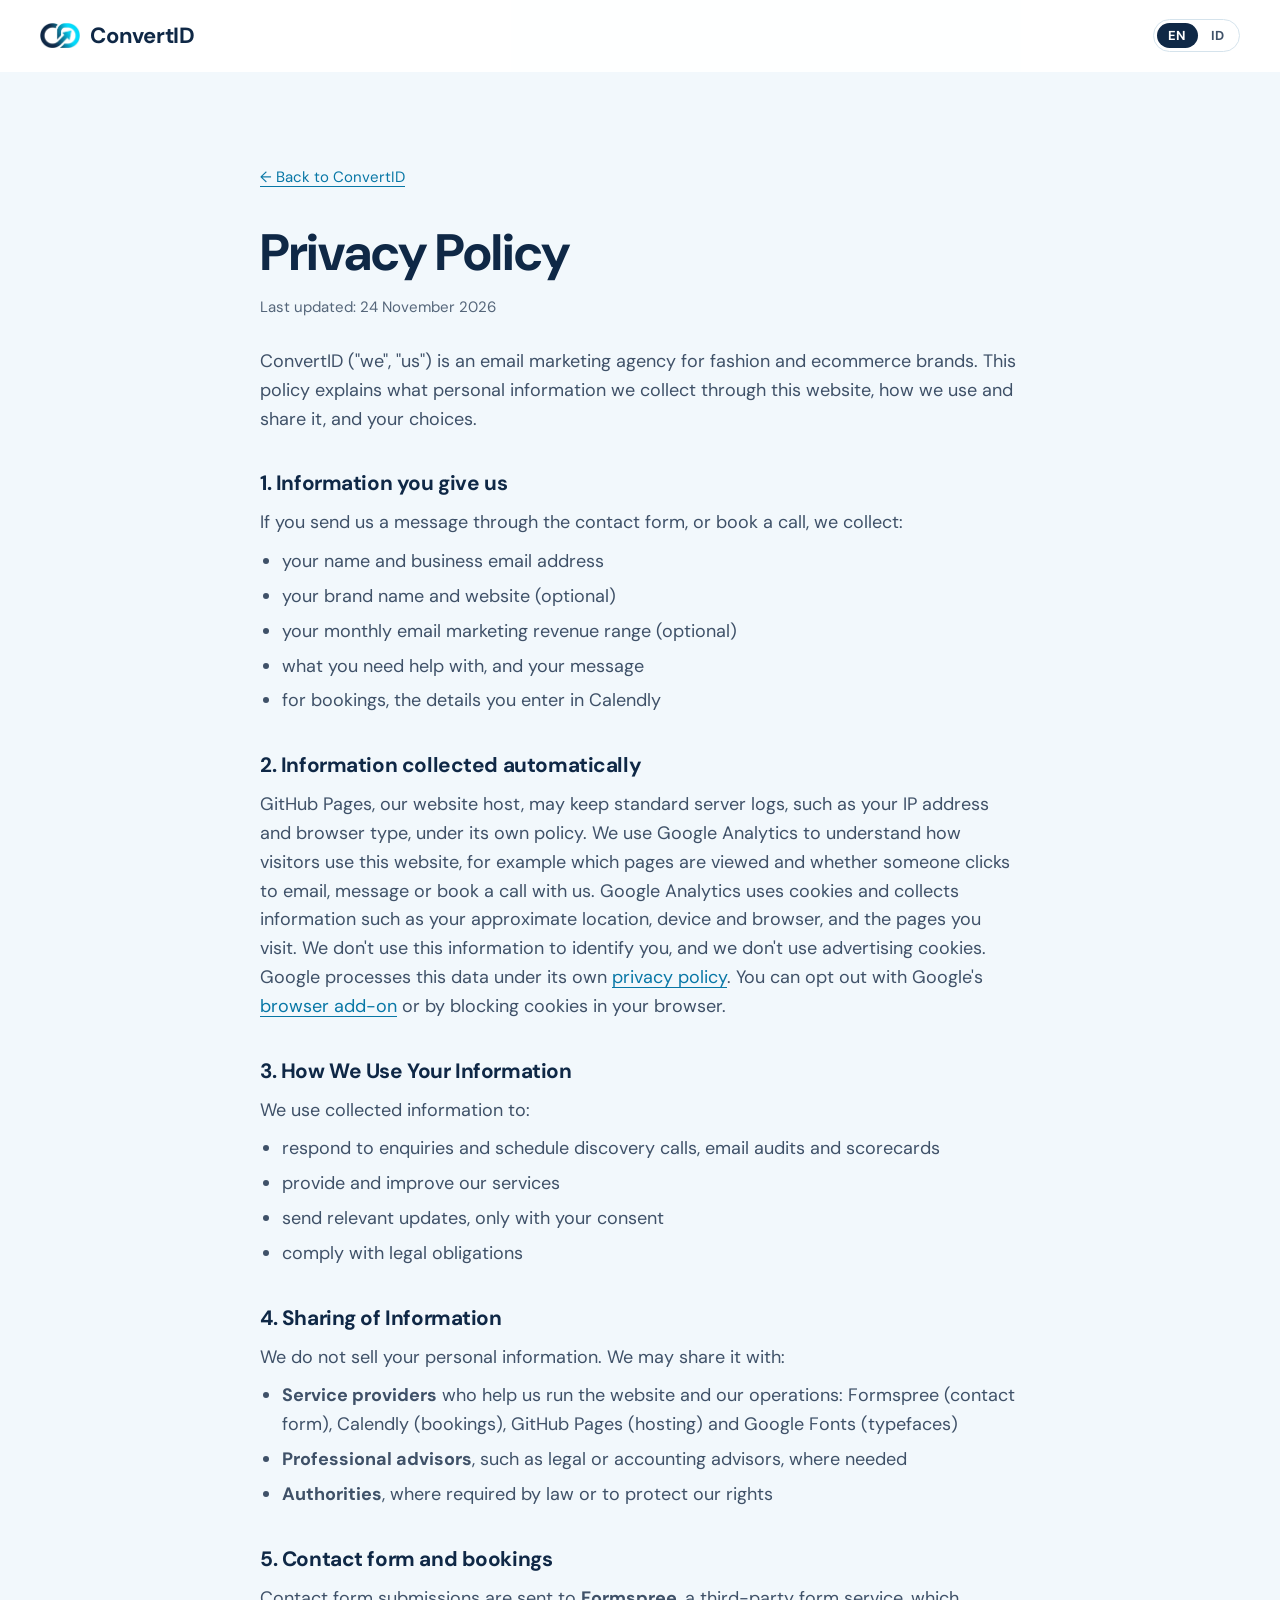
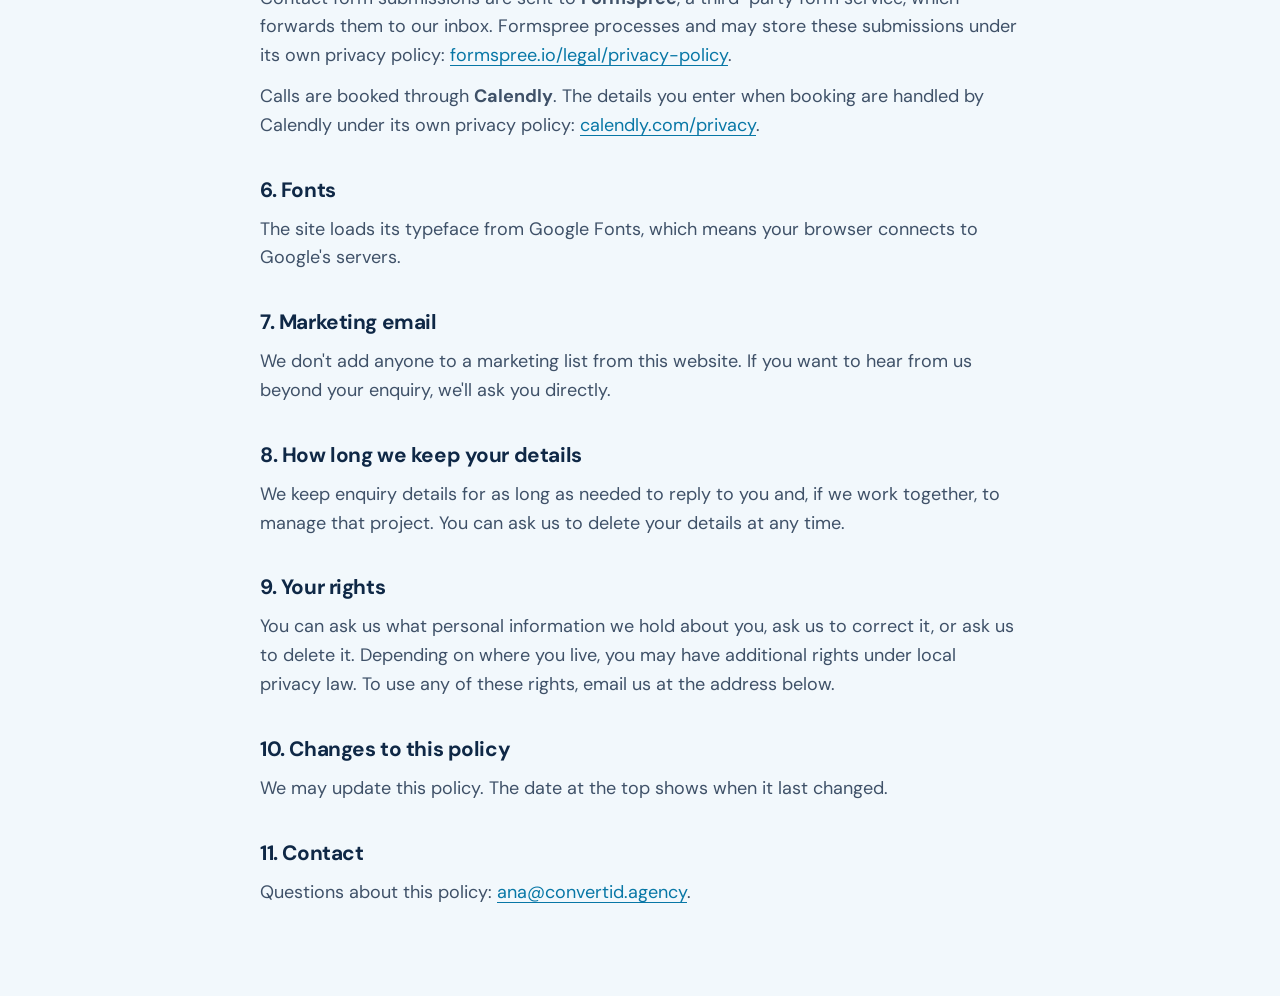
<file: privacy.html>
<!doctype html>
<html lang="en-AU">
<head>
  <meta charset="utf-8">
  <meta name="viewport" content="width=device-width, initial-scale=1">
  <title>Privacy Policy | ConvertID</title>
  <meta name="description" content="How ConvertID handles personal information submitted through its website.">
  <meta name="theme-color" content="#0F2846">
  <link rel="canonical" href="https://convertid.agency/privacy.html">
  <link rel="alternate" hreflang="en" href="https://convertid.agency/privacy.html">
  <link rel="alternate" hreflang="id" href="https://convertid.agency/id/privacy.html">
  <link rel="alternate" hreflang="x-default" href="https://convertid.agency/privacy.html">
  <link rel="icon" type="image/png" sizes="32x32" href="assets/images/favicon-32.png">
  <link rel="apple-touch-icon" href="assets/images/apple-touch-icon.png">
  <link rel="preconnect" href="https://fonts.googleapis.com">
  <link rel="preconnect" href="https://fonts.gstatic.com" crossorigin>
  <link rel="stylesheet" href="https://fonts.googleapis.com/css2?family=DM+Sans:wght@400;500;700&display=swap">
  <link rel="stylesheet" href="assets/css/styles.css">
  <style>
    .legal { padding: clamp(48px, 7vw, 96px) 0; background: var(--ice); }
    .legal .container { max-width: 760px; }
    .legal h1 { color: var(--navy); font-weight: 700; font-size: clamp(2.2rem, 5vw, 3.2rem); line-height: 1.1; margin: 8px 0 14px; letter-spacing: -0.02em; }
    .legal .updated { color: var(--muted); font-size: 15px; margin-bottom: 28px; }
    .legal h2 { font-size: 1.3rem; margin: 36px 0 10px; max-width: none; line-height: 1.3; }
    .legal p { color: var(--slate); margin-top: 12px; }
    .legal li { color: var(--slate); margin-top: 6px; }
    .legal ul { margin-top: 10px; }
    .legal ul { list-style: disc; padding-left: 22px; }
    .back { display: inline-block; margin-bottom: 28px; font-size: 15px; }
  </style>
</head>
<body>
  <header class="site-header">
    <div class="container header-inner">
      <a class="brand" href="index.html" aria-label="ConvertID home"><img src="assets/images/convertid-logo-mark.png" width="332" height="207" alt="" class="brand-mark"><span>ConvertID</span></a>
      <nav class="lang-switch" aria-label="Language"><a href="privacy.html" hreflang="en" aria-current="page" lang="en">EN</a><a href="id/privacy.html" hreflang="id" lang="id">ID</a></nav>
    </div>
  </header>

  <main class="legal">
    <div class="container">
      <a class="back" href="index.html">&larr; Back to ConvertID</a>
      <h1>Privacy Policy</h1>
      <p class="updated">Last updated: 24 November 2026</p>

      <p>ConvertID ("we", "us") is an email marketing agency for fashion and ecommerce brands. This policy explains what personal information we collect through this website, how we use and share it, and your choices.</p>

      <h2>1. Information you give us</h2>
      <p>If you send us a message through the contact form, or book a call, we collect:</p>
      <ul>
        <li>your name and business email address</li>
        <li>your brand name and website (optional)</li>
        <li>your monthly email marketing revenue range (optional)</li>
        <li>what you need help with, and your message</li>
        <li>for bookings, the details you enter in Calendly</li>
      </ul>

      <h2>2. Information collected automatically</h2>
      <p>GitHub Pages, our website host, may keep standard server logs, such as your IP address and browser type, under its own policy. We use Google Analytics to understand how visitors use this website, for example which pages are viewed and whether someone clicks to email, message or book a call with us. Google Analytics uses cookies and collects information such as your approximate location, device and browser, and the pages you visit. We don't use this information to identify you, and we don't use advertising cookies. Google processes this data under its own <a href="https://policies.google.com/privacy" target="_blank" rel="noopener">privacy policy</a>. You can opt out with Google's <a href="https://tools.google.com/dlpage/gaoptout" target="_blank" rel="noopener">browser add-on</a> or by blocking cookies in your browser.</p>

      <h2>3. How We Use Your Information</h2>
      <p>We use collected information to:</p>
      <ul>
        <li>respond to enquiries and schedule discovery calls, email audits and scorecards</li>
        <li>provide and improve our services</li>
        <li>send relevant updates, only with your consent</li>
        <li>comply with legal obligations</li>
      </ul>

      <h2>4. Sharing of Information</h2>
      <p>We do not sell your personal information. We may share it with:</p>
      <ul>
        <li><b>Service providers</b> who help us run the website and our operations: Formspree (contact form), Calendly (bookings), GitHub Pages (hosting) and Google Fonts (typefaces)</li>
        <li><b>Professional advisors</b>, such as legal or accounting advisors, where needed</li>
        <li><b>Authorities</b>, where required by law or to protect our rights</li>
      </ul>

      <h2>5. Contact form and bookings</h2>
      <p>Contact form submissions are sent to <b>Formspree</b>, a third-party form service, which forwards them to our inbox. Formspree processes and may store these submissions under its own privacy policy: <a href="https://formspree.io/legal/privacy-policy/" target="_blank" rel="noopener">formspree.io/legal/privacy-policy</a>.</p>
      <p>Calls are booked through <b>Calendly</b>. The details you enter when booking are handled by Calendly under its own privacy policy: <a href="https://calendly.com/privacy" target="_blank" rel="noopener">calendly.com/privacy</a>.</p>

      <h2>6. Fonts</h2>
      <p>The site loads its typeface from Google Fonts, which means your browser connects to Google's servers.</p>

      <h2>7. Marketing email</h2>
      <p>We don't add anyone to a marketing list from this website. If you want to hear from us beyond your enquiry, we'll ask you directly.</p>

      <h2>8. How long we keep your details</h2>
      <p>We keep enquiry details for as long as needed to reply to you and, if we work together, to manage that project. You can ask us to delete your details at any time.</p>

      <h2>9. Your rights</h2>
      <p>You can ask us what personal information we hold about you, ask us to correct it, or ask us to delete it. Depending on where you live, you may have additional rights under local privacy law. To use any of these rights, email us at the address below.</p>

      <h2>10. Changes to this policy</h2>
      <p>We may update this policy. The date at the top shows when it last changed.</p>

      <h2>11. Contact</h2>
      <p>Questions about this policy: <a href="mailto:ana@convertid.agency">ana@convertid.agency</a>.</p>
    </div>
  </main>
<script src="assets/js/config.js"></script>
<script src="assets/js/analytics.js"></script>
</body>
</html>
</file>
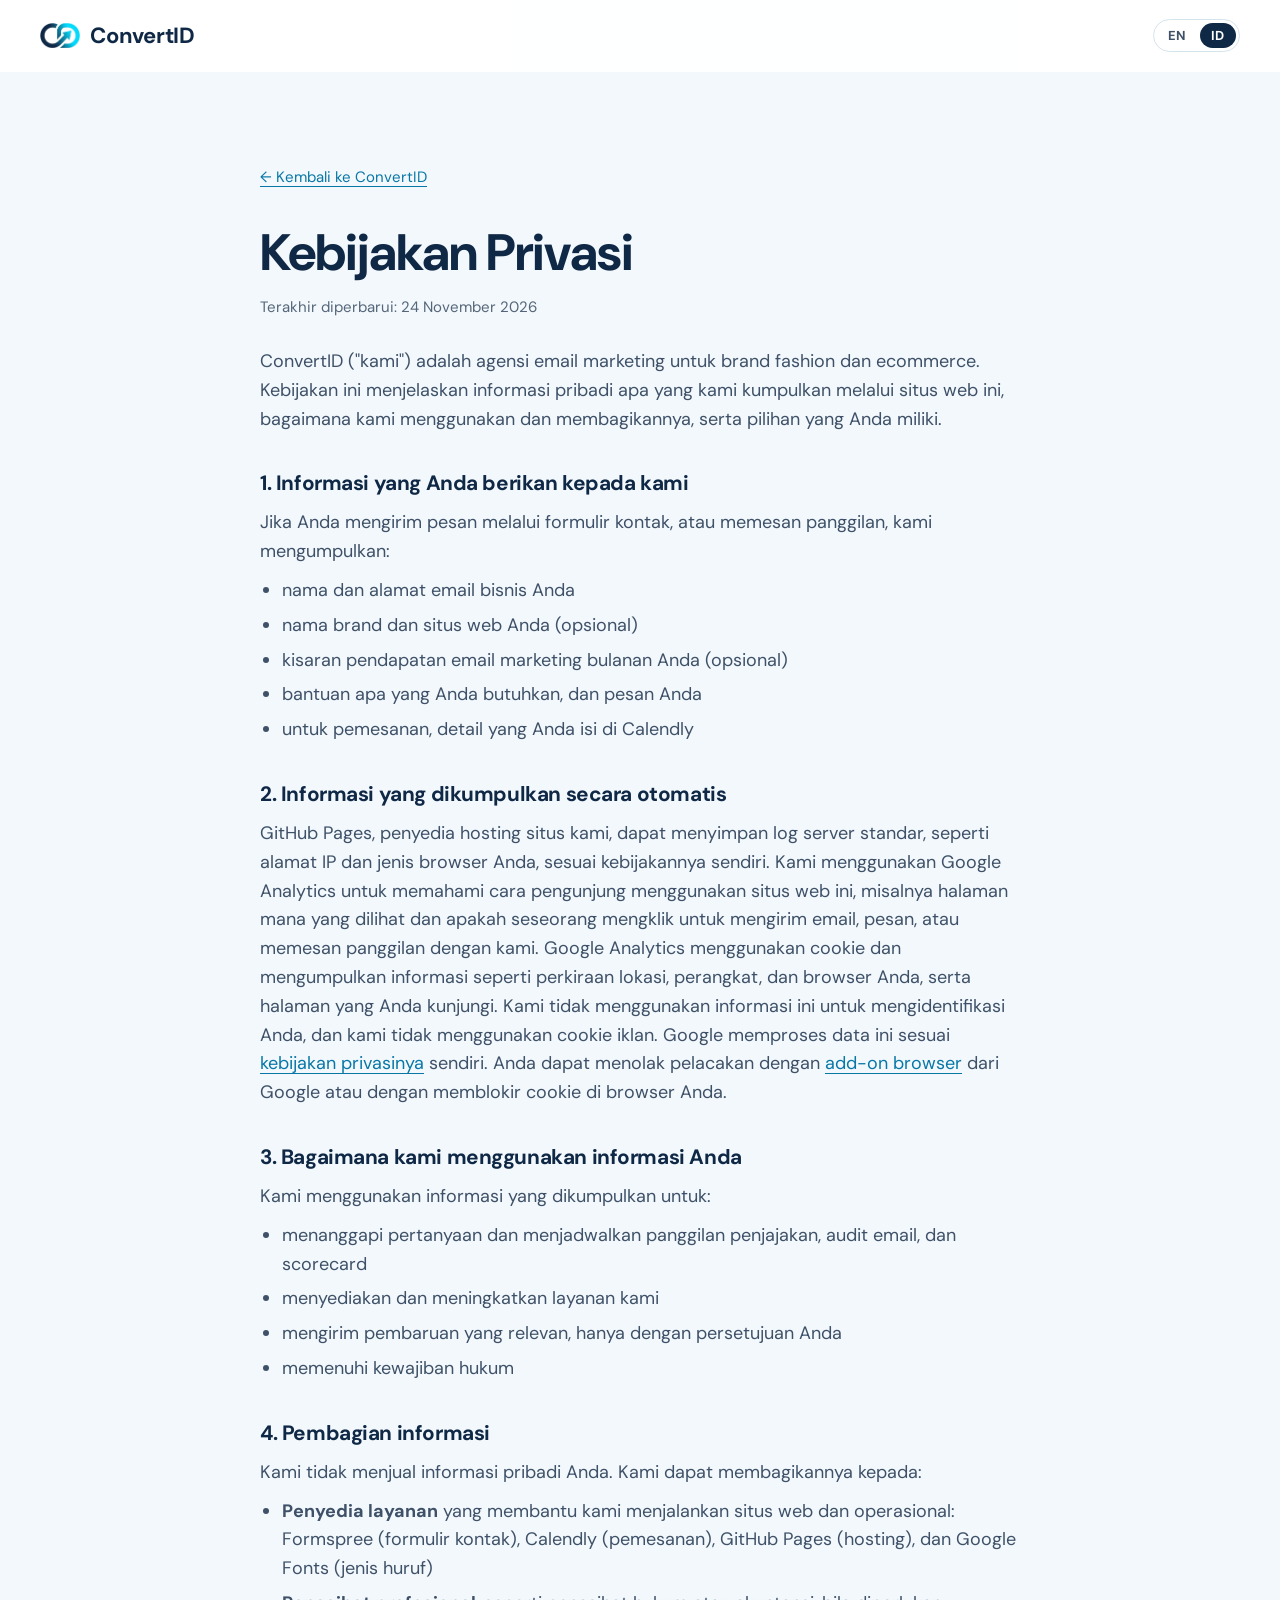
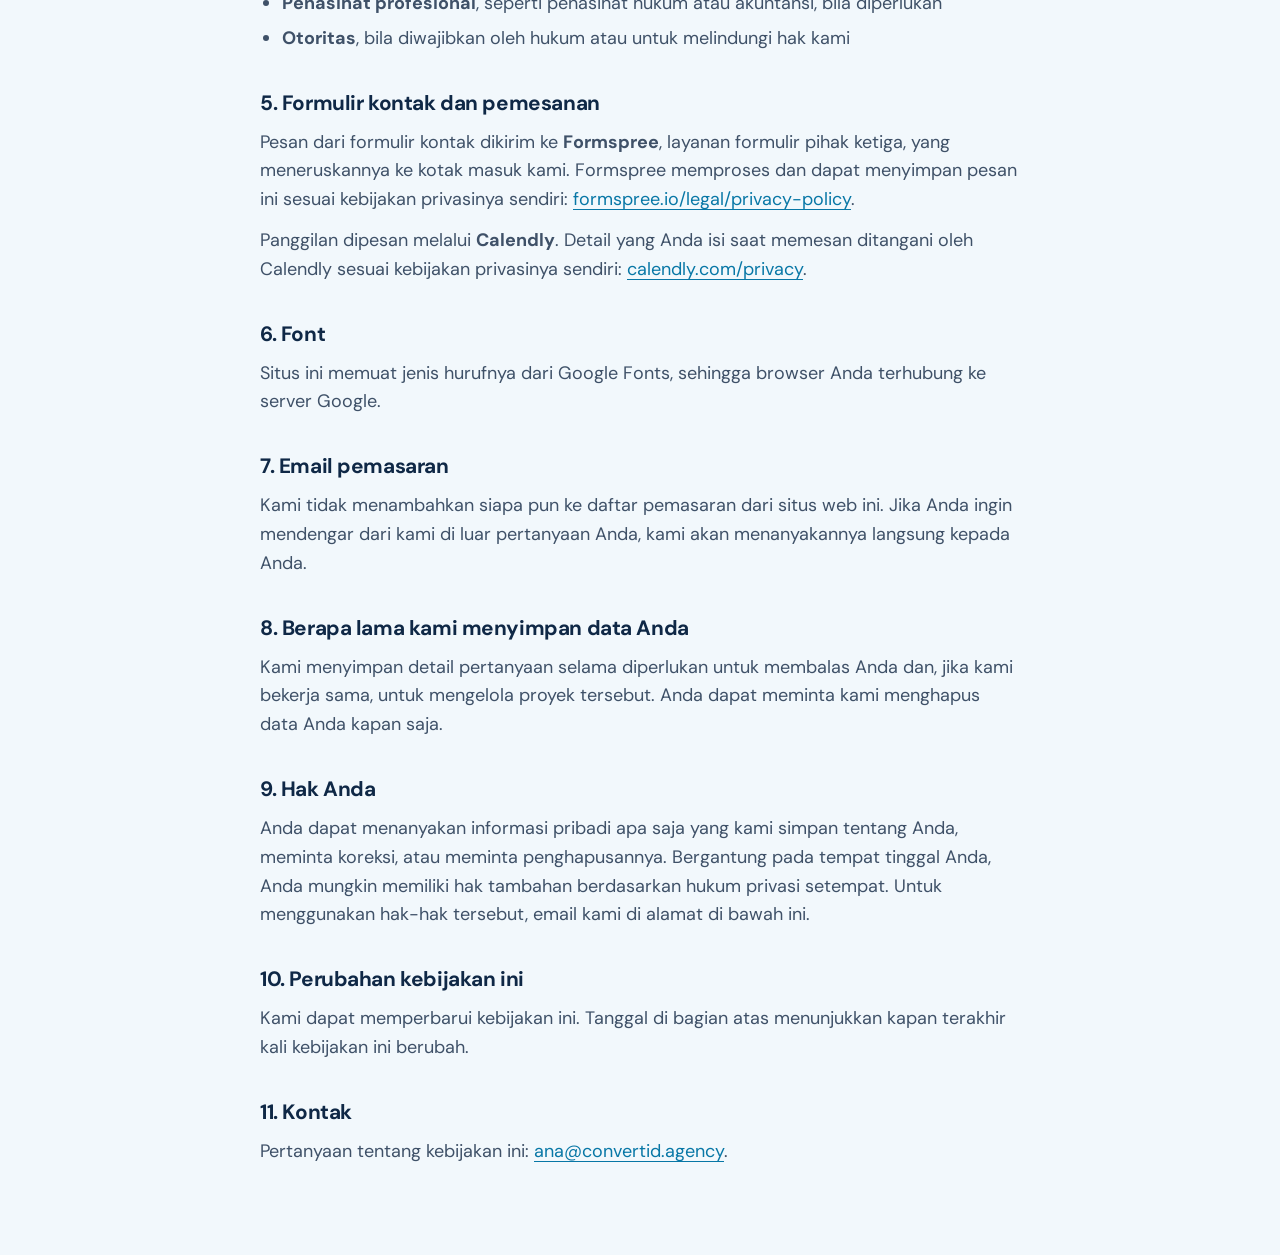
<file: id/privacy.html>
<!doctype html>
<html lang="id-ID">
<head>
  <meta charset="utf-8">
  <meta name="viewport" content="width=device-width, initial-scale=1">
  <title>Kebijakan Privasi | ConvertID</title>
  <meta name="description" content="Cara ConvertID menangani informasi pribadi yang dikirim melalui situs webnya.">
  <meta name="theme-color" content="#0F2846">
  <link rel="canonical" href="https://convertid.agency/id/privacy.html">
  <link rel="alternate" hreflang="en" href="https://convertid.agency/privacy.html">
  <link rel="alternate" hreflang="id" href="https://convertid.agency/id/privacy.html">
  <link rel="alternate" hreflang="x-default" href="https://convertid.agency/privacy.html">
  <link rel="icon" type="image/png" sizes="32x32" href="../assets/images/favicon-32.png">
  <link rel="apple-touch-icon" href="../assets/images/apple-touch-icon.png">
  <link rel="preconnect" href="https://fonts.googleapis.com">
  <link rel="preconnect" href="https://fonts.gstatic.com" crossorigin>
  <link rel="stylesheet" href="https://fonts.googleapis.com/css2?family=DM+Sans:wght@400;500;700&display=swap">
  <link rel="stylesheet" href="../assets/css/styles.css">
  <style>
    .legal { padding: clamp(48px, 7vw, 96px) 0; background: var(--ice); }
    .legal .container { max-width: 760px; }
    .legal h1 { color: var(--navy); font-weight: 700; font-size: clamp(2.2rem, 5vw, 3.2rem); line-height: 1.1; margin: 8px 0 14px; letter-spacing: -0.02em; }
    .legal .updated { color: var(--muted); font-size: 15px; margin-bottom: 28px; }
    .legal h2 { font-size: 1.3rem; margin: 36px 0 10px; max-width: none; line-height: 1.3; }
    .legal p { color: var(--slate); margin-top: 12px; }
    .legal li { color: var(--slate); margin-top: 6px; }
    .legal ul { margin-top: 10px; }
    .legal ul { list-style: disc; padding-left: 22px; }
    .back { display: inline-block; margin-bottom: 28px; font-size: 15px; }
  </style>
</head>
<body>
  <header class="site-header">
    <div class="container header-inner">
      <a class="brand" href="index.html" aria-label="Beranda ConvertID"><img src="../assets/images/convertid-logo-mark.png" width="332" height="207" alt="" class="brand-mark"><span>ConvertID</span></a>
      <nav class="lang-switch" aria-label="Language"><a href="../privacy.html" hreflang="en" lang="en">EN</a><a href="privacy.html" hreflang="id" aria-current="page" lang="id">ID</a></nav>
    </div>
  </header>

  <main class="legal">
    <div class="container">
      <a class="back" href="index.html">&larr; Kembali ke ConvertID</a>
      <h1>Kebijakan Privasi</h1>
      <p class="updated">Terakhir diperbarui: 24 November 2026</p>

      <p>ConvertID ("kami") adalah agensi email marketing untuk brand fashion dan ecommerce. Kebijakan ini menjelaskan informasi pribadi apa yang kami kumpulkan melalui situs web ini, bagaimana kami menggunakan dan membagikannya, serta pilihan yang Anda miliki.</p>

      <h2>1. Informasi yang Anda berikan kepada kami</h2>
      <p>Jika Anda mengirim pesan melalui formulir kontak, atau memesan panggilan, kami mengumpulkan:</p>
      <ul>
        <li>nama dan alamat email bisnis Anda</li>
        <li>nama brand dan situs web Anda (opsional)</li>
        <li>kisaran pendapatan email marketing bulanan Anda (opsional)</li>
        <li>bantuan apa yang Anda butuhkan, dan pesan Anda</li>
        <li>untuk pemesanan, detail yang Anda isi di Calendly</li>
      </ul>

      <h2>2. Informasi yang dikumpulkan secara otomatis</h2>
      <p>GitHub Pages, penyedia hosting situs kami, dapat menyimpan log server standar, seperti alamat IP dan jenis browser Anda, sesuai kebijakannya sendiri. Kami menggunakan Google Analytics untuk memahami cara pengunjung menggunakan situs web ini, misalnya halaman mana yang dilihat dan apakah seseorang mengklik untuk mengirim email, pesan, atau memesan panggilan dengan kami. Google Analytics menggunakan cookie dan mengumpulkan informasi seperti perkiraan lokasi, perangkat, dan browser Anda, serta halaman yang Anda kunjungi. Kami tidak menggunakan informasi ini untuk mengidentifikasi Anda, dan kami tidak menggunakan cookie iklan. Google memproses data ini sesuai <a href="https://policies.google.com/privacy" target="_blank" rel="noopener">kebijakan privasinya</a> sendiri. Anda dapat menolak pelacakan dengan <a href="https://tools.google.com/dlpage/gaoptout" target="_blank" rel="noopener">add-on browser</a> dari Google atau dengan memblokir cookie di browser Anda.</p>

      <h2>3. Bagaimana kami menggunakan informasi Anda</h2>
      <p>Kami menggunakan informasi yang dikumpulkan untuk:</p>
      <ul>
        <li>menanggapi pertanyaan dan menjadwalkan panggilan penjajakan, audit email, dan scorecard</li>
        <li>menyediakan dan meningkatkan layanan kami</li>
        <li>mengirim pembaruan yang relevan, hanya dengan persetujuan Anda</li>
        <li>memenuhi kewajiban hukum</li>
      </ul>

      <h2>4. Pembagian informasi</h2>
      <p>Kami tidak menjual informasi pribadi Anda. Kami dapat membagikannya kepada:</p>
      <ul>
        <li><b>Penyedia layanan</b> yang membantu kami menjalankan situs web dan operasional: Formspree (formulir kontak), Calendly (pemesanan), GitHub Pages (hosting), dan Google Fonts (jenis huruf)</li>
        <li><b>Penasihat profesional</b>, seperti penasihat hukum atau akuntansi, bila diperlukan</li>
        <li><b>Otoritas</b>, bila diwajibkan oleh hukum atau untuk melindungi hak kami</li>
      </ul>

      <h2>5. Formulir kontak dan pemesanan</h2>
      <p>Pesan dari formulir kontak dikirim ke <b>Formspree</b>, layanan formulir pihak ketiga, yang meneruskannya ke kotak masuk kami. Formspree memproses dan dapat menyimpan pesan ini sesuai kebijakan privasinya sendiri: <a href="https://formspree.io/legal/privacy-policy/" target="_blank" rel="noopener">formspree.io/legal/privacy-policy</a>.</p>
      <p>Panggilan dipesan melalui <b>Calendly</b>. Detail yang Anda isi saat memesan ditangani oleh Calendly sesuai kebijakan privasinya sendiri: <a href="https://calendly.com/privacy" target="_blank" rel="noopener">calendly.com/privacy</a>.</p>

      <h2>6. Font</h2>
      <p>Situs ini memuat jenis hurufnya dari Google Fonts, sehingga browser Anda terhubung ke server Google.</p>

      <h2>7. Email pemasaran</h2>
      <p>Kami tidak menambahkan siapa pun ke daftar pemasaran dari situs web ini. Jika Anda ingin mendengar dari kami di luar pertanyaan Anda, kami akan menanyakannya langsung kepada Anda.</p>

      <h2>8. Berapa lama kami menyimpan data Anda</h2>
      <p>Kami menyimpan detail pertanyaan selama diperlukan untuk membalas Anda dan, jika kami bekerja sama, untuk mengelola proyek tersebut. Anda dapat meminta kami menghapus data Anda kapan saja.</p>

      <h2>9. Hak Anda</h2>
      <p>Anda dapat menanyakan informasi pribadi apa saja yang kami simpan tentang Anda, meminta koreksi, atau meminta penghapusannya. Bergantung pada tempat tinggal Anda, Anda mungkin memiliki hak tambahan berdasarkan hukum privasi setempat. Untuk menggunakan hak-hak tersebut, email kami di alamat di bawah ini.</p>

      <h2>10. Perubahan kebijakan ini</h2>
      <p>Kami dapat memperbarui kebijakan ini. Tanggal di bagian atas menunjukkan kapan terakhir kali kebijakan ini berubah.</p>

      <h2>11. Kontak</h2>
      <p>Pertanyaan tentang kebijakan ini: <a href="mailto:ana@convertid.agency">ana@convertid.agency</a>.</p>
    </div>
  </main>
<script src="../assets/js/config.js"></script>
<script src="../assets/js/analytics.js"></script>
</body>
</html>
</file>
<file: assets/css/styles.css>
/* ==========================================================================
   ConvertID — site styles
   Built on the ConvertID Brand Guide: navy, ice and brand blue; DM Sans;
   sentence-case bold headlines; small wide-tracked labels.
   Colours are tokens on :root so the palette is easy to adjust.
   ========================================================================== */

/* ---------- Tokens (from the Brand Guide) ---------- */
:root {
  --navy: #0F2846;        /* headlines, body on light, dark backgrounds */
  --deep: #0B5F8A;        /* second stop of the dark gradient, hover */
  --brand: #0877A6;       /* buttons, links, labels on light backgrounds */
  --cyan: #00D2FF;        /* highlights on navy only, never text on white */
  --ice: #F2F8FC;         /* page and section backgrounds */
  --mist: #E6F4FA;        /* soft panels, banding */
  --line: #D5E3EC;        /* borders and dividers */
  --slate: #3F5168;       /* body text on white or ice */
  --muted: #55667A;       /* captions and footers (≥ 4.5:1 on ice) */
  --white: #FFFFFF;

  --sans: 'DM Sans', system-ui, -apple-system, 'Segoe UI', Roboto, Arial, sans-serif;

  --container: 1200px;
  --gutter: 20px;
  --section-y: clamp(64px, 9vw, 120px);
  --radius: 16px;
  --radius-sm: 10px;
  --shadow: 0 14px 36px rgba(15, 40, 70, .14);
  --ease: cubic-bezier(.2, .7, .2, 1);
  --header-h: 72px;
}

/* ---------- Base ---------- */
*, *::before, *::after { box-sizing: border-box; }
html { scroll-behavior: smooth; scroll-padding-top: calc(var(--header-h) + 16px); -webkit-text-size-adjust: 100%; }
body {
  margin: 0;
  background: var(--ice);
  color: var(--slate);
  font-family: var(--sans);
  font-size: 17px;
  line-height: 1.6;
  -webkit-font-smoothing: antialiased;
  overflow-x: hidden;
}
img { display: block; max-width: 100%; height: auto; }
h1, h2, h3, h4 { margin: 0; font-weight: 700; line-height: 1.12; color: var(--navy); }
p { margin: 0; }
ul, ol { margin: 0; padding: 0; list-style: none; }
a { color: var(--brand); text-decoration-thickness: 1px; text-underline-offset: 4px; }
a:hover { color: var(--deep); }
:focus-visible { outline: 3px solid var(--cyan); outline-offset: 3px; border-radius: 4px; }
::selection { background: var(--navy); color: var(--white); }

.container { width: min(100% - 2 * var(--gutter), var(--container)); margin-inline: auto; }

.skip-link {
  position: absolute; left: 16px; top: -100px; z-index: 100;
  background: var(--navy); color: var(--white); padding: 10px 16px; border-radius: 8px;
}
.skip-link:focus { top: 12px; }

/* ---------- Typography ---------- */
h1 {
  font-size: clamp(2.5rem, 5.6vw, 4.5rem);
  font-weight: 700;
  letter-spacing: -0.025em;
  line-height: 1.04;
  color: var(--white);
}
h2 {
  font-size: clamp(2rem, 4vw, 3.25rem);
  font-weight: 700;
  letter-spacing: -0.02em;
  line-height: 1.08;
  max-width: 20ch;
}
h3 { font-size: clamp(1.2rem, 1.8vw, 1.4rem); font-weight: 700; line-height: 1.2; }

.eyebrow {
  display: block;
  font-size: 13px;
  font-weight: 500;
  letter-spacing: .16em;
  text-transform: uppercase;
  color: var(--brand);
  margin-bottom: 16px;
}
.hero .eyebrow, .dark-section .eyebrow, .plan-featured .eyebrow { color: var(--cyan); }

.lead { font-size: clamp(1.2rem, 2vw, 1.4rem); line-height: 1.45; color: var(--white); margin-top: 22px; font-weight: 500; }
.lead-sm { font-size: 1.2rem; line-height: 1.5; color: var(--navy); margin-top: 18px; font-weight: 500; }
.body-copy { margin-top: 16px; color: #C9DCEA; max-width: 56ch; }
.section-intro { margin-top: 18px; color: var(--muted); max-width: 60ch; }
.fine-print { margin-top: 24px; font-size: 14.5px; color: #B9D2E3; max-width: 56ch; border-left: 3px solid var(--cyan); padding-left: 14px; }
.note { margin-top: 28px; color: var(--muted); font-size: 15px; }

/* ---------- Buttons ---------- */
.btn {
  display: inline-flex; align-items: center; justify-content: center; gap: 10px;
  min-height: 50px; padding: 13px 24px;
  font: inherit; font-size: 16px; font-weight: 500;
  text-decoration: none; cursor: pointer; white-space: normal; text-align: center;
  border: 2px solid transparent; border-radius: 999px;
  background: transparent; color: var(--navy);
  transition: background-color .25s var(--ease), color .25s var(--ease), border-color .25s var(--ease), transform .25s var(--ease);
}
.btn:hover { transform: translateY(-1px); }
.btn:active { transform: translateY(0); }
.btn:disabled { opacity: .6; cursor: not-allowed; transform: none; }
.btn-primary { background: var(--brand); color: var(--white); }
.btn-primary:hover { background: var(--deep); color: var(--white); }
.btn-outline { border-color: rgba(255, 255, 255, .7); color: var(--white); }
.btn-outline:hover { background: var(--white); color: var(--navy); border-color: var(--white); }
.btn-outline-dark { border-color: var(--navy); color: var(--navy); background: transparent; }
.btn-outline-dark:hover { background: var(--navy); color: var(--white); }
.btn-text { min-height: auto; padding: 0; border: 0; border-radius: 0; background: none; color: var(--brand); text-decoration: underline; text-underline-offset: 5px; font-size: 15px; }
.btn-text:hover { background: none; color: var(--deep); transform: none; }
.btn-small { min-height: 42px; padding: 9px 18px; font-size: 15px; }
.btn-block { width: 100%; }
.cta-row { display: flex; flex-wrap: wrap; gap: 12px; margin-top: 32px; align-items: center; }

/* Shared card surface */
.card { background: var(--white); border: 1px solid var(--line); border-radius: var(--radius); }

/* ---------- Header ---------- */
.site-header {
  position: sticky; top: 0; z-index: 50;
  height: var(--header-h);
  background: rgba(255, 255, 255, .96);
  border-bottom: 1px solid transparent;
  transition: border-color .3s var(--ease), box-shadow .3s var(--ease);
}
.site-header.is-scrolled { border-bottom-color: var(--line); box-shadow: 0 6px 18px -14px rgba(15, 40, 70, .4); }
.header-inner { height: 100%; display: flex; align-items: center; justify-content: space-between; gap: 24px; }

.brand {
  display: inline-flex; align-items: center; gap: 10px;
  font-size: 22px; font-weight: 700; letter-spacing: -0.01em;
  color: var(--navy); text-decoration: none;
}
.brand-mark { width: 40px; height: auto; flex: none; }
.brand:hover { color: var(--navy); }
.brand-light { color: var(--white); }
.brand-light:hover { color: var(--white); }
.brand-chip { background: var(--white); border-radius: 12px; padding: 8px 10px; display: inline-grid; place-items: center; }
.brand-chip img { width: 40px; height: auto; }

.site-nav { display: flex; align-items: center; gap: 30px; }
.site-nav ul { display: flex; gap: 26px; }
.site-nav a:not(.btn) { text-decoration: none; font-size: 15px; color: var(--navy); padding: 6px 0; position: relative; }
.site-nav a:not(.btn)::after {
  content: ""; position: absolute; left: 0; right: 0; bottom: 0; height: 2px; background: var(--cyan);
  transform: scaleX(0); transform-origin: left; transition: transform .35s var(--ease);
}
.site-nav a:not(.btn):hover::after { transform: scaleX(1); }

.nav-toggle {
  display: none; align-items: center; gap: 10px; background: none; border: 0; padding: 10px 0 10px 12px;
  font: inherit; font-size: 15px; color: var(--navy); cursor: pointer;
}
.nav-toggle-bars { position: relative; width: 22px; height: 10px; }
.nav-toggle-bars span { position: absolute; left: 0; right: 0; height: 2px; background: var(--navy); border-radius: 2px; transition: transform .35s var(--ease), top .35s var(--ease); }
.nav-toggle-bars span:first-child { top: 0; }
.nav-toggle-bars span:last-child { top: 8px; }
.nav-toggle[aria-expanded="true"] .nav-toggle-bars span:first-child { top: 4px; transform: rotate(45deg); }
.nav-toggle[aria-expanded="true"] .nav-toggle-bars span:last-child { top: 4px; transform: rotate(-45deg); }

/* ---------- Hero ---------- */
.hero {
  background: linear-gradient(135deg, var(--navy) 0%, var(--deep) 100%);
  color: var(--white);
  padding: clamp(48px, 7vw, 96px) 0 clamp(64px, 8vw, 110px);
  overflow: hidden;
}
.hero-grid { display: grid; gap: 56px; align-items: center; }
.hero-media { position: relative; height: 420px; max-width: 520px; width: 100%; justify-self: center; }
.hero-shot {
  position: absolute; width: 33%; height: auto; border-radius: 14px;
  box-shadow: 0 30px 60px -20px rgba(0, 0, 0, .55);
  border: 1px solid rgba(255, 255, 255, .15);
  animation: float-in .9s var(--ease) both;
}
.shot-a { left: 0; top: 40px; transform: rotate(-5deg); }
.shot-b { left: 33.5%; top: 0; z-index: 2; width: 36%; transform: rotate(1deg); }
.shot-c { right: 0; top: 60px; transform: rotate(6deg); animation-delay: .15s; }
@keyframes float-in { from { opacity: 0; transform: translateY(18px) rotate(var(--r, 0deg)); } }
.shot-a { --r: -5deg; } .shot-b { --r: 1deg; } .shot-c { --r: 6deg; }

.marquee { background: var(--navy); color: #BBD7E8; overflow: hidden; white-space: nowrap; padding: 16px 0; border-top: 1px solid rgba(255,255,255,.08); }
.marquee-track { display: flex; width: max-content; animation: marquee 70s linear infinite; }
.marquee-track p { flex: none; margin: 0; padding-right: 3rem; white-space: nowrap; font-size: 15px; letter-spacing: .04em; }
@keyframes marquee { to { transform: translateX(-50%); } }

/* ---------- Sections ---------- */
.section { padding: var(--section-y) 0; }
.section-head { margin-bottom: clamp(36px, 5vw, 56px); max-width: 860px; }

.problem .problem-list { display: grid; gap: 20px; }
.problem-item { padding: 32px 30px; display: grid; gap: 10px; align-content: start; }
.numeral { font-size: 14px; font-weight: 700; letter-spacing: .12em; color: var(--brand); }
.problem-item p { color: var(--muted); }
.pull-statement {
  margin-top: clamp(44px, 6vw, 72px); font-size: clamp(1.4rem, 2.6vw, 2rem); line-height: 1.3; font-weight: 500;
  color: var(--navy); max-width: 30ch; padding-left: 22px; border-left: 4px solid var(--cyan);
}

.services { background: var(--white); }
.service-grid { display: grid; gap: 20px; }
.service { padding: 30px; display: flex; flex-direction: column; gap: 12px; transition: border-color .3s, transform .3s var(--ease); }
.service:hover { border-color: var(--brand); transform: translateY(-2px); }
.service-index { font-size: 13px; font-weight: 700; letter-spacing: .12em; color: var(--brand); }
.service p { color: var(--muted); }
.tags { display: flex; flex-wrap: wrap; gap: 8px; margin-top: auto; padding-top: 10px; }
.tags li { font-size: 13px; padding: 6px 12px; border-radius: 999px; background: var(--mist); color: var(--navy); }

.process .steps { display: grid; gap: 16px; counter-reset: step; }
.step { padding: 26px; background: var(--white); border: 1px solid var(--line); border-radius: var(--radius); display: grid; gap: 10px; align-content: start; }
.step-num {
  width: 40px; height: 40px; border-radius: 50%; background: var(--navy); color: var(--white);
  display: grid; place-items: center; font-weight: 700; font-size: 16px;
}
.step p { color: var(--muted); }
.ownership {
  margin-top: clamp(40px, 5vw, 56px);
  background: var(--navy); color: #D5E6F2;
  border-radius: var(--radius); padding: clamp(28px, 4vw, 44px);
  display: grid; gap: 10px; max-width: 760px;
}
.ownership h3 { color: var(--white); font-size: 1.5rem; }
.ownership p { color: #D5E6F2; }

/* Tools */
.tools { background: var(--white); border-block: 1px solid var(--line); }
.tool-grid { display: grid; gap: 20px; }
.tool { padding: 34px; display: grid; gap: 10px; align-content: start; }
.tool-label { font-size: 13px; font-weight: 500; letter-spacing: .14em; text-transform: uppercase; color: var(--brand); }
.tool h3 { font-size: 1.8rem; }
.tool-logo { width: 56px; height: 56px; object-fit: contain; margin-bottom: 6px; }
.check-list { display: grid; gap: 10px; margin-top: 6px; }
.check-list li { position: relative; padding-left: 28px; color: var(--slate); }
.check-list li::before {
  content: ""; position: absolute; left: 2px; top: 9px; width: 10px; height: 5px;
  border-left: 2px solid var(--brand); border-bottom: 2px solid var(--brand); transform: rotate(-45deg);
}

/* ---------- Work / projects ---------- */
.work { background: var(--ice); }
.project-grid { display: grid; gap: 24px; }
.project { overflow: hidden; display: flex; flex-direction: column; transition: transform .35s var(--ease), box-shadow .35s var(--ease); }
.project:hover { transform: translateY(-3px); box-shadow: var(--shadow); }
.project-thumb {
  position: relative; background: var(--mist); padding: 26px 26px 0;
  display: flex; justify-content: center; gap: 14px; height: 300px; overflow: hidden;
}
.project-thumb img {
  width: 46%; max-width: 200px; height: auto; align-self: flex-start;
  border-radius: 12px; box-shadow: 0 14px 30px -14px rgba(15, 40, 70, .45);
}
.project-thumb img:last-child { align-self: flex-end; margin-top: 46px; }
.project-body { padding: 22px 26px 26px; display: grid; gap: 6px; justify-items: start; }
.project-tag { font-size: 12px; font-weight: 500; letter-spacing: .14em; text-transform: uppercase; color: var(--brand); }
.project h3 { font-size: 1.45rem; margin-top: 2px; }
.project-meta { color: var(--navy); font-size: 15px; }
.project-stats { color: var(--muted); font-size: 14px; margin-bottom: 10px; }

.project-dialog {
  width: min(94vw, 960px); max-height: 90vh; padding: 0;
  border: 0; border-radius: 20px; background: var(--white); color: var(--slate);
  box-shadow: 0 40px 80px -30px rgba(15, 40, 70, .55);
}
.project-dialog::backdrop { background: rgba(15, 40, 70, .6); backdrop-filter: blur(3px); }
.project-dialog[open] { animation: dialog-in .4s var(--ease); }
@keyframes dialog-in { from { opacity: 0; transform: translateY(14px); } to { opacity: 1; transform: none; } }
.dialog-close-form { position: sticky; top: 0; display: flex; justify-content: flex-end; padding: 16px 18px 0; margin: 0; background: var(--white); z-index: 1; }
.dialog-close {
  font: inherit; font-size: 15px; font-weight: 500; background: var(--white); border: 2px solid var(--navy); color: var(--navy);
  padding: 8px 18px; border-radius: 999px; cursor: pointer;
}
.dialog-close:hover { background: var(--navy); color: var(--white); }
.dialog-body { padding: 0 clamp(20px, 4vw, 44px) clamp(28px, 4vw, 44px); }
.dialog-body h3 { font-size: clamp(2rem, 4vw, 2.8rem); margin-top: 6px; }
.dialog-lede { margin-top: 10px; font-size: 1.1rem; color: var(--navy); }
.project-facts { display: grid; margin-top: 24px; border-top: 1px solid var(--line); }
.project-facts > div { display: grid; grid-template-columns: 200px 1fr; gap: 16px; padding: 16px 0; border-bottom: 1px solid var(--line); }
.project-facts dt { font-size: 12px; letter-spacing: .12em; text-transform: uppercase; color: var(--brand); font-weight: 500; padding-top: 3px; }
.project-facts dd { margin: 0; color: var(--slate); }
.designed { display: grid; grid-template-columns: repeat(2, 1fr); gap: 8px 16px; }
.designed li { background: var(--mist); border-radius: var(--radius-sm); padding: 8px 12px; color: var(--navy); }
.designed b { color: var(--brand); font-size: 1.1rem; margin-right: 4px; }
.dialog-previews { display: grid; grid-template-columns: 1fr; gap: 22px; margin-top: 26px; justify-items: center; }
.dialog-previews figure { width: 100%; max-width: 300px; }
.dialog-previews figure { margin: 0; display: grid; gap: 10px; align-content: start; }
.dialog-previews img { width: 100%; height: auto; border-radius: 12px; border: 1px solid var(--line); box-shadow: var(--shadow); }
.dialog-previews figcaption { font-size: 14px; color: var(--muted); line-height: 1.4; }
.dialog-previews figcaption b { display: block; color: var(--navy); font-size: 15px; }
.dialog-note { margin-top: 22px; font-size: 14px; color: var(--muted); }

/* Copy table */
.copy-goals { background: var(--white); border-top: 1px solid var(--line); }
.table-wrap { overflow-x: auto; border: 1px solid var(--line); border-radius: var(--radius); }
table { width: 100%; border-collapse: collapse; min-width: 720px; background: var(--white); }
th, td { text-align: left; padding: 16px 18px; vertical-align: top; border-bottom: 1px solid var(--line); font-size: 15px; line-height: 1.45; }
thead th { background: var(--navy); color: var(--white); font-weight: 500; font-size: 13px; letter-spacing: .08em; text-transform: uppercase; }
tbody th { color: var(--navy); font-weight: 700; width: 20%; }
tbody td { color: var(--slate); }
tbody tr:last-child th, tbody tr:last-child td { border-bottom: 0; }

/* ---------- Measurement (navy band) ---------- */
.measure { background: var(--navy); color: #D5E6F2; }
.measure h2 { color: var(--white); }
.measure .eyebrow { color: var(--cyan); }
.measure .section-intro { color: #B9D2E3; }
.measure-grid { display: grid; gap: 48px; }
.metric-list { display: grid; gap: 0; border-top: 1px solid rgba(255,255,255,.18); }
.metric-list li {
  padding: 16px 0; border-bottom: 1px solid rgba(255,255,255,.18);
  color: var(--white); font-size: 1.1rem; font-weight: 500;
  display: flex; justify-content: space-between; align-items: center; gap: 14px;
}
.metric-list li::after { content: ""; width: 10px; height: 10px; border-radius: 50%; background: var(--cyan); flex: none; }
.goal-box { background: rgba(255,255,255,.06); border: 1px solid rgba(255,255,255,.14); border-radius: 20px; padding: clamp(26px, 4vw, 44px); display: grid; gap: 16px; align-content: start; }
.goal-box h3 { color: var(--white); font-size: clamp(1.6rem, 3vw, 2.2rem); line-height: 1.15; }
.goal-box > p:not(.eyebrow) { color: #CFE2EF; max-width: 58ch; }
.goal-chart { margin-top: 10px; display: grid; gap: 14px; padding-top: 22px; border-top: 1px solid rgba(255,255,255,.14); }
.goal-bar { display: grid; gap: 6px; }
.goal-bar span { font-size: 13px; color: #B9D2E3; }
.goal-bar i { display: block; height: 14px; width: var(--w); border-radius: 999px; background: rgba(255,255,255,.2); }
.goal-bar-target i { background: linear-gradient(90deg, var(--brand), var(--cyan)); }
.goal-caption { font-size: 13px; font-style: italic; color: #9FBCD0; margin-top: 2px; }
.fallback { font-size: 15px; color: #CFE2EF; padding-top: 16px; border-top: 1px solid rgba(255,255,255,.14); }
.fallback b { color: var(--white); }

/* ---------- About ---------- */
.about { background: var(--ice); }
.about-grid { display: grid; gap: 48px; align-items: start; }
.founder-media { margin: 0; max-width: 480px; }
.founder-media img { width: 100%; height: auto; border-radius: 20px; box-shadow: var(--shadow); }
.founder-copy h2 { margin-bottom: 4px; }
.founder-role { color: var(--brand); font-weight: 500; margin-top: 12px; font-size: 1.05rem; }
.founder-role strong { color: var(--navy); }
.credentials { display: grid; margin-top: 26px; border-top: 1px solid var(--line); }
.credentials li { display: grid; grid-template-columns: 120px 1fr; gap: 16px; padding: 16px 0; border-bottom: 1px solid var(--line); color: var(--slate); }
.credentials b { color: var(--brand); font-weight: 500; font-size: 14px; letter-spacing: .08em; text-transform: uppercase; padding-top: 2px; }
.founder-quote { margin: 34px 0 0; padding: 22px 26px; background: var(--white); border-left: 4px solid var(--cyan); border-radius: 0 var(--radius) var(--radius) 0; display: grid; gap: 12px; }
.founder-quote p { color: var(--navy); font-size: 1.05rem; line-height: 1.55; }
.founder-copy .cta-row { margin-top: 30px; }

/* ---------- Pricing ---------- */
.pricing { background: var(--white); border-top: 1px solid var(--line); }
.plan-grid { display: grid; gap: 20px; align-items: stretch; }
.plan { position: relative; padding: 32px; display: flex; flex-direction: column; gap: 16px; }
.plan h3 { font-size: 1.6rem; }
.price { display: flex; align-items: baseline; gap: 8px; flex-wrap: wrap; }
.price-amount { font-size: 2.4rem; font-weight: 700; color: var(--navy); line-height: 1; letter-spacing: -0.02em; }
.price-unit { color: var(--muted); font-size: 15px; }
.plan-intro { color: var(--muted); font-size: 15px; }
.plan-list { display: grid; margin-bottom: auto; }
.plan-list li { position: relative; padding: 10px 0 10px 26px; border-bottom: 1px solid var(--line); color: var(--slate); font-size: 15.5px; }
.plan-list li::before {
  content: ""; position: absolute; left: 2px; top: 17px; width: 9px; height: 5px;
  border-left: 2px solid var(--brand); border-bottom: 2px solid var(--brand); transform: rotate(-45deg);
}
.plan-cta { margin-top: 10px; width: 100%; }
.plan-featured { background: var(--navy); border-color: var(--navy); box-shadow: var(--shadow); }
.plan-featured h3, .plan-featured .price-amount { color: var(--white); }
.plan-featured .price-unit, .plan-featured .plan-intro { color: #B9D2E3; }
.plan-featured .plan-list li { color: #E3EEF6; border-color: rgba(255,255,255,.14); }
.plan-featured .plan-list li::before { border-color: var(--cyan); }
.plan-featured .btn-primary { background: var(--cyan); color: var(--navy); }
.plan-featured .btn-primary:hover { background: var(--white); color: var(--navy); }
.plan-badge {
  position: absolute; top: -13px; left: 32px;
  background: var(--cyan); color: var(--navy); font-size: 12px; font-weight: 700; letter-spacing: .12em; text-transform: uppercase;
  padding: 6px 12px; border-radius: 999px;
}
.pricing-notes { margin-top: 26px; color: var(--muted); font-size: 15px; }
.pricing-notes b { color: var(--navy); }

.founding {
  margin-top: 36px; padding: clamp(26px, 4vw, 40px);
  background: var(--mist); border-color: var(--brand);
  display: grid; gap: 22px; align-items: center;
}
.founding h3 { font-size: clamp(1.6rem, 3vw, 2.1rem); margin: 6px 0 10px; }
.founding p { color: var(--slate); max-width: 60ch; }
.founding-rate { font-size: 1.25rem; font-weight: 700; color: var(--navy) !important; }

/* ---------- Audit ---------- */
.audit { background: var(--ice); }
.audit-grid { display: grid; gap: 48px; align-items: start; }
.audit-grid > header .section-intro { max-width: 52ch; }
.audit-card { padding: clamp(28px, 4vw, 44px); display: grid; gap: 14px; }
.audit-price { font-size: clamp(3.2rem, 6vw, 4.4rem); font-weight: 700; color: var(--navy); line-height: 1; letter-spacing: -0.03em; }
.audit-credit { color: var(--slate); padding-bottom: 18px; border-bottom: 1px solid var(--line); }
.audit-card h3 { margin-top: 6px; }
.audit-delivery { font-size: 14.5px; color: var(--muted); margin-top: 6px; }

/* ---------- FAQ (navy band) ---------- */
.faq { background: var(--navy); }
.faq h2 { color: var(--white); }
.faq .eyebrow { color: var(--cyan); }
.faq-grid { display: grid; gap: 40px; }
.faq-list { display: grid; gap: 12px; }
.faq-list details { background: rgba(255,255,255,.06); border: 1px solid rgba(255,255,255,.12); border-radius: var(--radius); }
.faq-list details[open] { background: rgba(255,255,255,.1); }
.faq-list summary {
  list-style: none; cursor: pointer; padding: 20px 56px 20px 22px; position: relative;
  font-size: 1.1rem; font-weight: 500; color: var(--white); line-height: 1.35;
}
.faq-list summary::-webkit-details-marker { display: none; }
.faq-list summary::after {
  content: "+"; position: absolute; right: 22px; top: 50%; transform: translateY(-50%);
  font-size: 26px; font-weight: 300; color: var(--cyan); line-height: 1; transition: transform .3s var(--ease);
}
.faq-list details[open] summary::after { transform: translateY(-50%) rotate(45deg); }
.faq-list summary:hover { color: var(--cyan); }
.faq-list details p { padding: 0 22px 20px; color: #CFE2EF; max-width: 64ch; }

/* ---------- Final CTA + form ---------- */
.final { background: var(--ice); }
.final-grid { display: grid; gap: 48px; align-items: start; }
.final-copy h2 { margin-bottom: 4px; }
.cta-stack { display: grid; gap: 12px; margin-top: 28px; max-width: 360px; }
.next-steps { display: grid; gap: 10px; margin-top: 30px; counter-reset: next; }
.next-steps li { position: relative; padding-left: 44px; color: var(--slate); min-height: 32px; display: flex; align-items: center; }
.next-steps li::before {
  counter-increment: next; content: counter(next);
  position: absolute; left: 0; top: 50%; transform: translateY(-50%);
  width: 30px; height: 30px; border-radius: 50%; background: var(--brand); color: var(--white);
  display: grid; place-items: center; font-size: 14px; font-weight: 700;
}
.next-steps b { color: var(--navy); margin-right: 4px; }
.contact-links { margin-top: 36px; display: grid; border-top: 1px solid var(--line); max-width: 480px; }
.contact-links li { display: grid; grid-template-columns: 90px 1fr; gap: 12px; padding: 13px 0; border-bottom: 1px solid var(--line); font-size: 15px; }
.contact-links span { font-size: 12px; letter-spacing: .12em; text-transform: uppercase; color: var(--brand); font-weight: 500; padding-top: 3px; }
.contact-links a { overflow-wrap: anywhere; color: var(--navy); }

.form-card { padding: clamp(24px, 4vw, 40px); }
.form-card h3 { font-size: clamp(1.6rem, 3vw, 2rem); }
.form-intro { margin-top: 8px; font-size: 14.5px; color: var(--muted); }
.contact-form { margin-top: 24px; display: grid; gap: 18px; }
.field { display: grid; gap: 8px; }
.field label { font-size: 14.5px; font-weight: 500; color: var(--navy); }
.optional { font-weight: 400; color: var(--muted); }
.field input, .field select, .field textarea {
  font: inherit; font-size: 16px; color: var(--navy);
  background: var(--white); border: 1.5px solid #B4C9D8; border-radius: var(--radius-sm);
  padding: 12px 14px; width: 100%; min-height: 48px;
  transition: border-color .25s, box-shadow .25s;
  appearance: none; -webkit-appearance: none;
}
.field select {
  background-image: linear-gradient(45deg, transparent 50%, var(--navy) 50%), linear-gradient(135deg, var(--navy) 50%, transparent 50%);
  background-position: calc(100% - 20px) 55%, calc(100% - 14px) 55%;
  background-size: 6px 6px, 6px 6px; background-repeat: no-repeat; padding-right: 40px;
}
.field textarea { resize: vertical; min-height: 128px; line-height: 1.5; }
.field input:focus, .field select:focus, .field textarea:focus { outline: none; border-color: var(--brand); box-shadow: 0 0 0 4px rgba(8, 119, 166, .18); }
.field input[aria-invalid="true"], .field select[aria-invalid="true"], .field textarea[aria-invalid="true"] { border-color: #A3322A; background: #FDF2F0; }
.field-error { font-size: 13.5px; color: #9A2A21; font-weight: 500; }
.field-error[hidden] { display: none; }
.hp { position: absolute; left: -10000px; width: 1px; height: 1px; overflow: hidden; }
.form-status { padding: 16px 18px; border-radius: var(--radius-sm); border: 1.5px solid var(--navy); font-size: 15px; line-height: 1.5; background: var(--white); color: var(--slate); }
.form-status[hidden] { display: none; }
.form-status.is-success { border-color: #2F6B3E; background: #EEF7F0; color: #1F4A2A; }
.form-status.is-error { border-color: #A3322A; background: #FDF2F0; color: #7A2219; }
.form-status.is-info { border-color: var(--brand); background: var(--mist); color: var(--navy); }
.form-status a { color: inherit; font-weight: 500; }
#submit-btn.is-loading { pointer-events: none; opacity: .75; }

/* ---------- Footer ---------- */
.site-footer { background: var(--navy); color: #B9D2E3; padding: clamp(56px, 7vw, 80px) 0 28px; }
.site-footer a { color: #E3EEF6; text-decoration: none; }
.site-footer a:hover { color: var(--cyan); text-decoration: underline; }
.footer-grid { display: grid; gap: 36px; }
.footer-brand p { margin-top: 18px; max-width: 36ch; font-size: 15px; color: #B9D2E3; }
.footer-col h4 { font-size: 12px; letter-spacing: .14em; text-transform: uppercase; color: var(--cyan); font-weight: 500; margin-bottom: 14px; }
.footer-col ul { display: grid; gap: 9px; font-size: 15px; }
.footer-bottom {
  margin-top: 48px; padding-top: 22px; border-top: 1px solid rgba(255,255,255,.12);
  display: flex; flex-wrap: wrap; justify-content: space-between; gap: 12px; font-size: 14px; color: #9FBCD0;
}

/* ---------- Scroll reveal (only when JS is running) ---------- */
.js .reveal { opacity: 0; transform: translateY(20px); transition: opacity .8s var(--ease), transform .8s var(--ease); }
.js .reveal.is-visible { opacity: 1; transform: none; }
.js .reveal:nth-child(2) { transition-delay: .06s; }
.js .reveal:nth-child(3) { transition-delay: .12s; }
.js .reveal:nth-child(4) { transition-delay: .18s; }

/* ==========================================================================
   Responsive: tablet (≥ 720px)
   ========================================================================== */
@media (min-width: 720px) {
  :root { --gutter: 32px; }
  .project-grid, .service-grid, .tool-grid { grid-template-columns: repeat(2, 1fr); }
  .process .steps { grid-template-columns: repeat(2, 1fr); }
  .metric-list { grid-template-columns: 1fr 1fr; column-gap: 32px; }
  .plan-grid { grid-template-columns: repeat(2, 1fr); }
  .plan-grid > .plan:nth-child(3) { grid-column: 1 / -1; max-width: 560px; justify-self: center; width: 100%; }
  .founding { grid-template-columns: 1fr auto; }
  .footer-grid { grid-template-columns: 1.4fr 1fr 1fr 1fr; }
  .dialog-previews { grid-template-columns: repeat(4, 1fr); justify-items: stretch; }
  .dialog-previews figure { max-width: none; }
  .project-facts > div { grid-template-columns: 200px 1fr; }
}

/* ==========================================================================
   Responsive: desktop (≥ 960px)
   ========================================================================== */
@media (min-width: 960px) {
  body { font-size: 18px; }
  .hero-grid { grid-template-columns: 1.05fr .95fr; gap: 64px; }
  .hero-media { height: 500px; }
  .project-grid { grid-template-columns: repeat(3, 1fr); }
  .service-grid { grid-template-columns: repeat(3, 1fr); }
  .process .steps { grid-template-columns: repeat(5, 1fr); }
  .problem .problem-list { grid-template-columns: repeat(3, 1fr); }
  .tool-grid { grid-template-columns: 1fr 1fr; }
  .measure-grid { grid-template-columns: 1fr 1fr; gap: 64px; align-items: start; }
  .measure-grid > .section-head { grid-column: 1 / -1; }
  .metric-list { grid-template-columns: 1fr; }
  .about-grid { grid-template-columns: .85fr 1.15fr; gap: 80px; }
  .audit-grid { grid-template-columns: 1.1fr .9fr; gap: 80px; }
  .faq-grid { grid-template-columns: .8fr 1.2fr; gap: 80px; }
  .final-grid { grid-template-columns: 1fr 1.05fr; gap: 80px; }
  .plan-grid { grid-template-columns: repeat(3, 1fr); gap: 24px; }
  .plan-grid > .plan:nth-child(3) { grid-column: auto; max-width: none; }
  .plan-featured { transform: translateY(-12px); }
  .plan-featured:hover { transform: translateY(-14px); }
  .ownership { margin-left: 0; }
  .founding { padding: 44px 52px; }
  .site-nav { display: flex; }
}

/* ==========================================================================
   Responsive: mobile navigation (< 960px)
   ========================================================================== */
@media (max-width: 959.98px) {
  .nav-toggle { display: inline-flex; }
  .site-nav {
    position: fixed; inset: var(--header-h) 0 0 0; z-index: 49;
    background: var(--white); flex-direction: column; align-items: stretch; justify-content: flex-start;
    padding: 24px var(--gutter) 40px; gap: 28px;
    transform: translateY(-8px); opacity: 0; visibility: hidden; pointer-events: none;
    transition: opacity .3s var(--ease), transform .3s var(--ease), visibility .3s;
  }
  .site-nav.is-open { opacity: 1; visibility: visible; transform: none; pointer-events: auto; }
  .site-nav ul { flex-direction: column; gap: 0; width: 100%; }
  .site-nav ul li { border-bottom: 1px solid var(--line); }
  .site-nav ul a { display: block; font-size: 1.35rem; font-weight: 500; padding: 16px 0; color: var(--navy); }
  .site-nav a:not(.btn)::after { display: none; }
  .nav-cta { width: 100%; min-height: 52px; font-size: 16px; }
  .hero-media { height: 380px; }
}

@media (max-width: 719.98px) {
  .project-facts > div { grid-template-columns: 1fr; gap: 6px; }
  .designed { grid-template-columns: 1fr; }
}

@media (max-width: 380px) {
  :root { --gutter: 16px; }
  h1 { font-size: 2.3rem; }
  .btn { width: 100%; }
  .project-thumb { height: 260px; }
  .credentials li { grid-template-columns: 1fr; gap: 4px; }
}

/* ---------- Reduced motion ---------- */
@media (prefers-reduced-motion: reduce) {
  html { scroll-behavior: auto; }
  *, *::before, *::after { animation-duration: .001ms !important; animation-iteration-count: 1 !important; transition-duration: .001ms !important; }
  .js .reveal { opacity: 1; transform: none; }
  .marquee-track { animation: none; }
}

/* Copy table: stacked cards on phones, full table from tablet up */
@media (max-width: 719.98px) {
  .copy-goals .table-wrap { border: 0; overflow: visible; }
  .copy-goals table { min-width: 0; background: transparent; }
  .copy-goals thead { display: none; }
  .copy-goals tbody, .copy-goals tr { display: block; }
  .copy-goals tbody tr {
    background: var(--white); border: 1px solid var(--line); border-radius: var(--radius);
    padding: 18px 20px; margin-bottom: 14px;
  }
  .copy-goals tbody th { width: auto; border: 0; padding: 0 0 10px; font-size: 17px; }
  .copy-goals td { display: block; border: 0; padding: 8px 0 0; }
  .copy-goals td::before {
    content: attr(data-label); display: block; font-size: 11px; font-weight: 500;
    letter-spacing: .12em; text-transform: uppercase; color: var(--brand); margin-bottom: 2px;
  }
}

/* Language switch (EN / ID) */
.lang-switch { display: inline-flex; align-items: center; gap: 2px; padding: 3px; border: 1px solid var(--line); border-radius: 999px; background: var(--white); }
.lang-switch a { font-size: 13px; font-weight: 700; letter-spacing: 0.04em; color: var(--slate); text-decoration: none; padding: 6px 11px; border-radius: 999px; line-height: 1; }
.lang-switch a:hover { color: var(--navy); }
.lang-switch a[aria-current="page"] { background: var(--navy); color: var(--white); }
@media (max-width: 479.98px) {
  .header-inner { gap: 10px; }
  .lang-switch a { padding: 6px 9px; }
  .nav-toggle { padding-left: 4px; }
}
</file>
